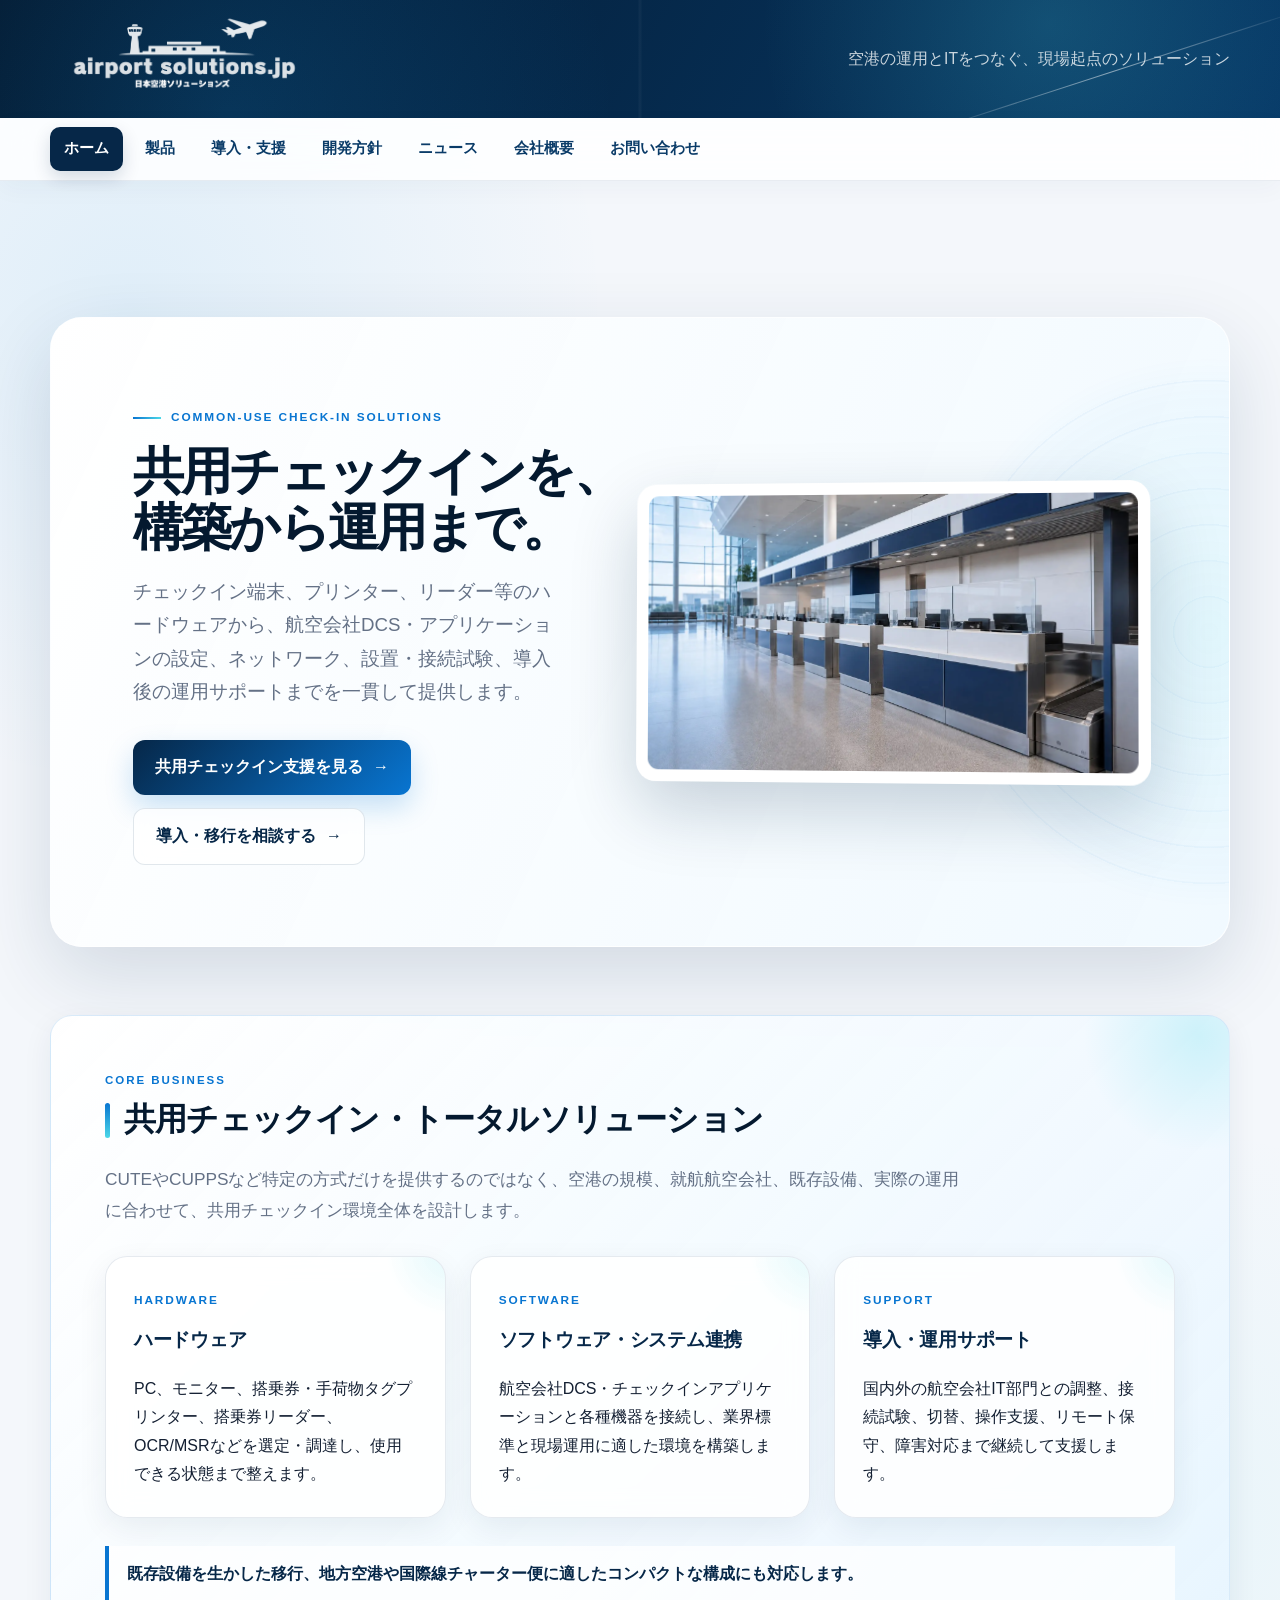
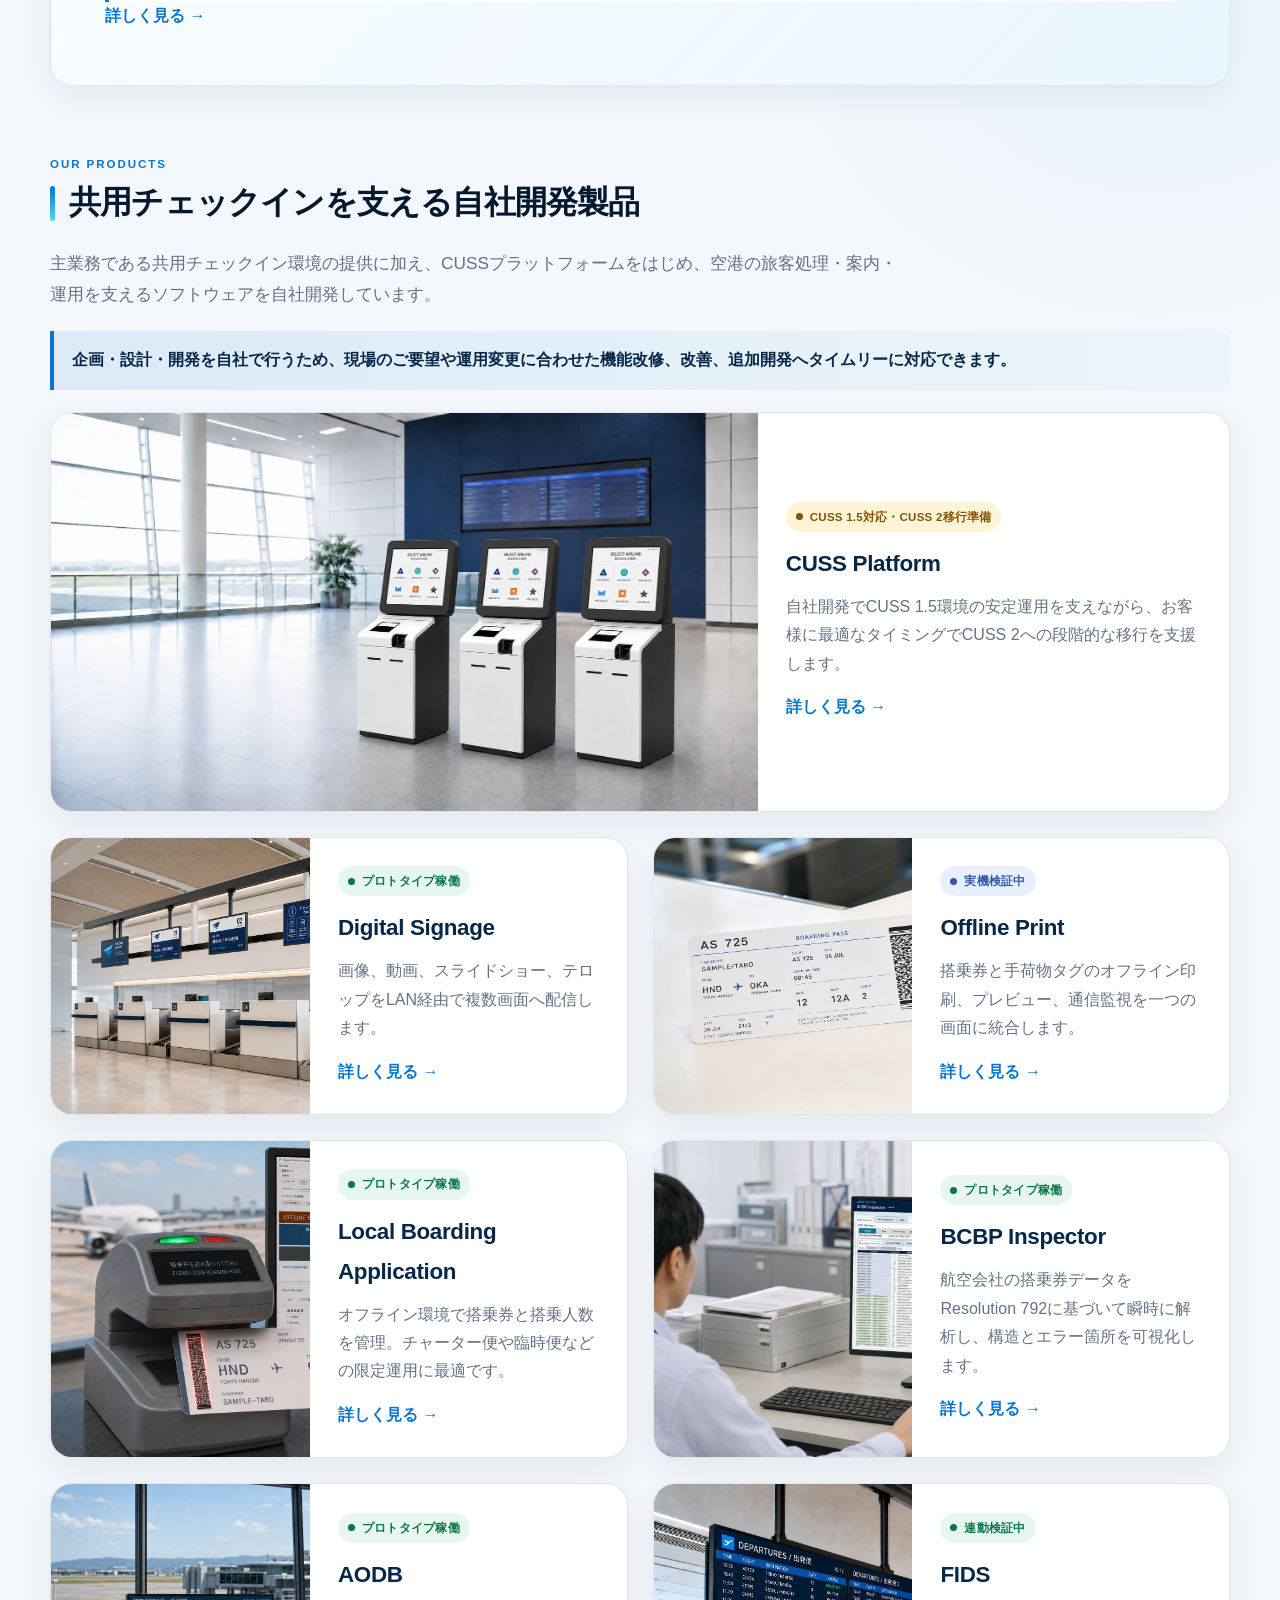
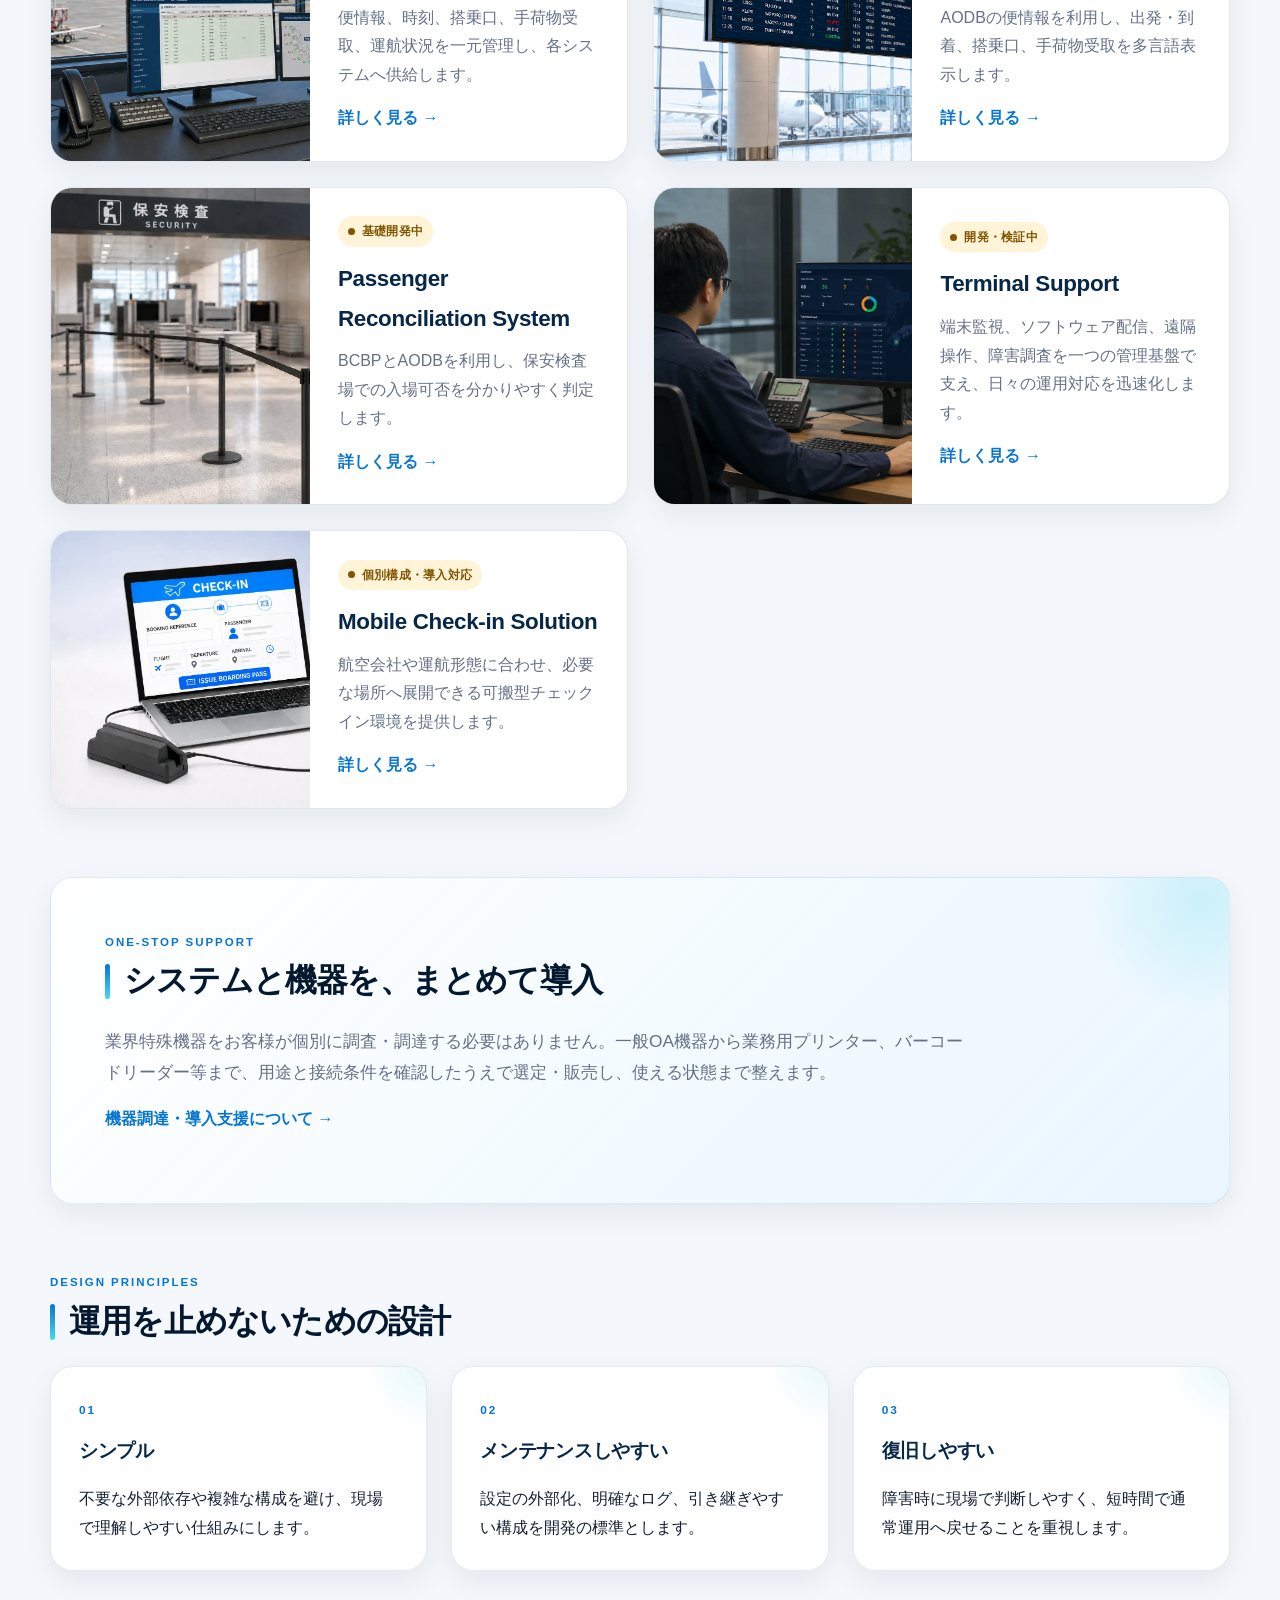
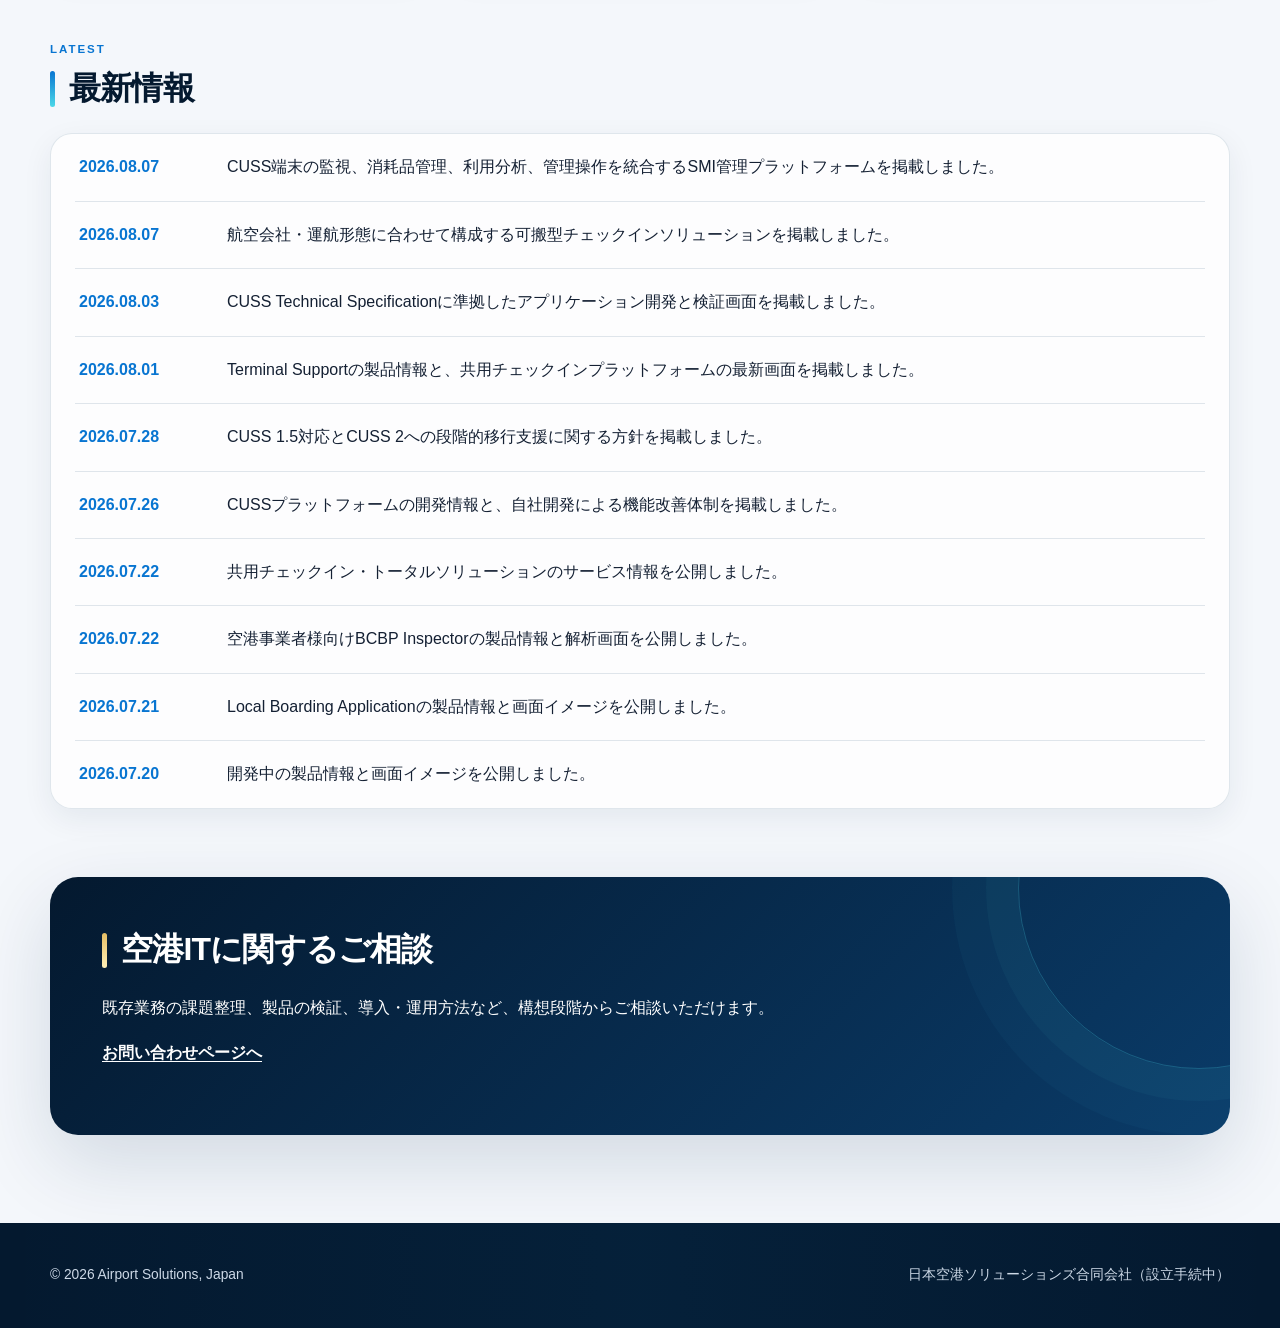
<file: index.html>
<!DOCTYPE html>
<html lang="ja">
<head>
  <meta charset="UTF-8">
  <meta name="viewport" content="width=device-width, initial-scale=1">
  <meta name="description" content="Airport Solutions, Japanは、空港の共用チェックイン環境に必要なハードウェア、ソフトウェア、航空会社調整、導入後の運用サポートまでをワンストップで提供します。">
  <title>Airport Solutions, Japan | 共用チェックインを構築から運用まで</title>
  <link rel="stylesheet" href="style.css">
  <link rel="icon" href="assets/icons/favicon.ico" sizes="any">
  <link rel="icon" type="image/png" sizes="48x48" href="assets/icons/favicon-48.png">
  <link rel="apple-touch-icon" sizes="180x180" href="assets/icons/apple-touch-icon.png">
  <link rel="manifest" href="site.webmanifest">
  <meta name="theme-color" content="#062748">
  <meta name="apple-mobile-web-app-title" content="Airport Solutions">
</head>
<body>
<header class="site-header compact-header">
  <div class="header-inner header-bar">
    <a class="brand brand-logo" href="index.html"><img src="assets/images/logo.png" alt="Airport Solutions.jp 日本空港ソリューションズ"></a>
    <p class="header-tagline">空港の運用とITをつなぐ、現場起点のソリューション</p>
  </div>
</header>
<nav class="site-nav" aria-label="メインナビゲーション"><div class="nav-inner">
  <a href="index.html" aria-current="page">ホーム</a><a href="products.html">製品</a><a href="services.html">導入・支援</a><a href="cases.html">開発方針</a><a href="news.html">ニュース</a><a href="company.html">会社概要</a><a href="contact.html">お問い合わせ</a>
</div></nav>
<main>
  <section class="hero product-hero">
    <div class="hero-copy">
      <span class="eyebrow">Common-use Check-in Solutions</span>
      <h1><span>共用チェックインを、</span><span>構築から運用まで。</span></h1>
      <p>チェックイン端末、プリンター、リーダー等のハードウェアから、航空会社DCS・アプリケーションの設定、ネットワーク、設置・接続試験、導入後の運用サポートまでを一貫して提供します。</p>
      <div class="button-row"><a class="button" href="services.html">共用チェックイン支援を見る</a><a class="button secondary" href="contact.html">導入・移行を相談する</a></div>
    </div>
    <div class="hero-screen"><img src="assets/images/common-use-checkin-hero.webp" alt="共用チェックインカウンターと係員側に配置された端末・周辺機器"></div>
  </section>

  <section class="core-solution equipment-section">
    <span class="section-label">Core Business</span><h2>共用チェックイン・トータルソリューション</h2>
    <p class="lead">CUTEやCUPPSなど特定の方式だけを提供するのではなく、空港の規模、就航航空会社、既存設備、実際の運用に合わせて、共用チェックイン環境全体を設計します。</p>
    <div class="grid grid-3"><article class="card"><span class="kicker">Hardware</span><h3>ハードウェア</h3><p>PC、モニター、搭乗券・手荷物タグプリンター、搭乗券リーダー、OCR/MSRなどを選定・調達し、使用できる状態まで整えます。</p></article><article class="card"><span class="kicker">Software</span><h3>ソフトウェア・システム連携</h3><p>航空会社DCS・チェックインアプリケーションと各種機器を接続し、業界標準と現場運用に適した環境を構築します。</p></article><article class="card"><span class="kicker">Support</span><h3>導入・運用サポート</h3><p>国内外の航空会社IT部門との調整、接続試験、切替、操作支援、リモート保守、障害対応まで継続して支援します。</p></article></div>
    <p class="service-note">既存設備を生かした移行、地方空港や国際線チャーター便に適したコンパクトな構成にも対応します。</p>
    <a class="text-link" href="products.html#common-use-checkin">詳しく見る</a>
  </section>

  <section class="intro-section">
    <span class="section-label">Our Products</span>
    <h2>共用チェックインを支える自社開発製品</h2>
    <p class="lead">主業務である共用チェックイン環境の提供に加え、CUSSプラットフォームをはじめ、空港の旅客処理・案内・運用を支えるソフトウェアを自社開発しています。</p>
    <p class="product-emphasis">企画・設計・開発を自社で行うため、現場のご要望や運用変更に合わせた機能改修、改善、追加開発へタイムリーに対応できます。</p>
    <div class="product-grid">
      <article class="product-card featured"><div class="product-image cuss-image"><img src="assets/images/cuss-platform-kiosk-black-square-screen-sample.webp" alt="Airport Solutions CUSS Platform 共用セルフサービス端末イメージ"></div><div class="product-body"><span class="status development">CUSS 1.5対応・CUSS 2移行準備</span><h3>CUSS Platform</h3><p>自社開発でCUSS 1.5環境の安定運用を支えながら、お客様に最適なタイミングでCUSS 2への段階的な移行を支援します。</p><a class="text-link" href="products.html#cuss">詳しく見る</a></div></article>
      <article class="product-card"><div class="product-image"><img src="assets/images/signage-overhead-checkin-counter-perspective-sample.webp" alt="空港チェックインカウンターのオーバーヘッドサイネージ導入イメージ"></div><div class="product-body"><span class="status prototype">プロトタイプ稼働</span><h3>Digital Signage</h3><p>画像、動画、スライドショー、テロップをLAN経由で複数画面へ配信します。</p><a class="text-link" href="products.html#signage">詳しく見る</a></div></article>
      <article class="product-card"><div class="product-image"><img src="assets/images/offline-print-documents-concept.webp" alt="Offline Printで作成する搭乗券と手荷物タグのイメージ"></div><div class="product-body"><span class="status validation">実機検証中</span><h3>Offline Print</h3><p>搭乗券と手荷物タグのオフライン印刷、プレビュー、通信監視を一つの画面に統合します。</p><a class="text-link" href="products.html#offline-print">詳しく見る</a></div></article>
      <article class="product-card"><div class="product-image"><img src="assets/images/local-boarding-bgr135-larger-ticket-natural-grip.webp" alt="BGRで搭乗券を読み取りLocal Boarding Applicationで搭乗状況を管理するイメージ"></div><div class="product-body"><span class="status prototype">プロトタイプ稼働</span><h3>Local Boarding Application</h3><p>オフライン環境で搭乗券と搭乗人数を管理。チャーター便や臨時便などの限定運用に最適です。</p><a class="text-link" href="products.html#local-boarding">詳しく見る</a></div></article>
      <article class="product-card"><div class="product-image"><img src="assets/images/bcbp-inspector-office-analysis.webp" alt="事務所でBCBP Inspectorを使用して搭乗券データを解析する空港事業者スタッフ"></div><div class="product-body"><span class="status prototype">プロトタイプ稼働</span><h3>BCBP Inspector</h3><p>航空会社の搭乗券データをResolution 792に基づいて瞬時に解析し、構造とエラー箇所を可視化します。</p><a class="text-link" href="products.html#bcbp-inspector">詳しく見る</a></div></article>
      <article class="product-card"><div class="product-image"><img src="assets/images/aodb-airport-operations-hub-concept.webp" alt="AODBからFIDS、端末監視、PRSへ便情報を供給する空港運航管理イメージ"></div><div class="product-body"><span class="status prototype">プロトタイプ稼働</span><h3>AODB</h3><p>便情報、時刻、搭乗口、手荷物受取、運航状況を一元管理し、各システムへ供給します。</p><a class="text-link" href="products.html#aodb">詳しく見る</a></div></article>
      <article class="product-card"><div class="product-image"><img src="assets/images/fids-departures-two-panel-gate-pbb-final.webp" alt="出発便一覧を2面へ連続表示する天井吊り下げ型FIDSの導入イメージ"></div><div class="product-body"><span class="status prototype">連動検証中</span><h3>FIDS</h3><p>AODBの便情報を利用し、出発・到着、搭乗口、手荷物受取を多言語表示します。</p><a class="text-link" href="products.html#fids">詳しく見る</a></div></article>
      <article class="product-card"><div class="product-image"><img src="assets/images/prs-access-bgr-side-by-side-concept.webp" alt="地方空港の保安検査場に設置したAccess BGRとPRS係員端末のイメージ"></div><div class="product-body"><span class="status development">基礎開発中</span><h3>Passenger Reconciliation System</h3><p>BCBPとAODBを利用し、保安検査場での入場可否を分かりやすく判定します。</p><a class="text-link" href="products.html#prs">詳しく見る</a></div></article>
      <article class="product-card"><div class="product-image"><img src="assets/images/terminal-support-remote-operations-concept.webp" alt="空港外のサポートオフィスから複数拠点の端末を監視し更新配信と遠隔支援を行うTerminal Supportの運用イメージ"></div><div class="product-body"><span class="status development">開発・検証中</span><h3>Terminal Support</h3><p>端末監視、ソフトウェア配信、遠隔操作、障害調査を一つの管理基盤で支え、日々の運用対応を迅速化します。</p><a class="text-link" href="products.html#terminal-support">詳しく見る</a></div></article>
      <article class="product-card"><div class="product-image"><img src="assets/images/mobile-checkin-solution.webp" alt="ノートPC、旅客情報読取機器、ATB・BTPプリンターを組み合わせた可搬型チェックイン環境"></div><div class="product-body"><span class="status development">個別構成・導入対応</span><h3>Mobile Check-in Solution</h3><p>航空会社や運航形態に合わせ、必要な場所へ展開できる可搬型チェックイン環境を提供します。</p><a class="text-link" href="products.html#mobile-checkin">詳しく見る</a></div></article>
    </div>
  </section>

  <section class="equipment-highlight"><span class="section-label">One-stop Support</span><h2>システムと機器を、まとめて導入</h2><p class="lead">業界特殊機器をお客様が個別に調査・調達する必要はありません。一般OA機器から業務用プリンター、バーコードリーダー等まで、用途と接続条件を確認したうえで選定・販売し、使える状態まで整えます。</p><p><a class="text-link" href="services.html">機器調達・導入支援について</a></p></section>

  <section class="principles">
    <span class="section-label">Design Principles</span><h2>運用を止めないための設計</h2>
    <div class="grid grid-3">
      <article class="card"><span class="kicker">01</span><h3>シンプル</h3><p>不要な外部依存や複雑な構成を避け、現場で理解しやすい仕組みにします。</p></article>
      <article class="card"><span class="kicker">02</span><h3>メンテナンスしやすい</h3><p>設定の外部化、明確なログ、引き継ぎやすい構成を開発の標準とします。</p></article>
      <article class="card"><span class="kicker">03</span><h3>復旧しやすい</h3><p>障害時に現場で判断しやすく、短時間で通常運用へ戻せることを重視します。</p></article>
    </div>
  </section>

  <section><span class="section-label">Latest</span><h2>最新情報</h2><ul class="news-list"><li><time datetime="2026-08-07">2026.08.07</time><span>CUSS端末の監視、消耗品管理、利用分析、管理操作を統合するSMI管理プラットフォームを掲載しました。</span></li><li><time datetime="2026-08-07">2026.08.07</time><span>航空会社・運航形態に合わせて構成する可搬型チェックインソリューションを掲載しました。</span></li><li><time datetime="2026-08-03">2026.08.03</time><span>CUSS Technical Specificationに準拠したアプリケーション開発と検証画面を掲載しました。</span></li><li><time datetime="2026-08-01">2026.08.01</time><span>Terminal Supportの製品情報と、共用チェックインプラットフォームの最新画面を掲載しました。</span></li><li><time datetime="2026-07-28">2026.07.28</time><span>CUSS 1.5対応とCUSS 2への段階的移行支援に関する方針を掲載しました。</span></li><li><time datetime="2026-07-26">2026.07.26</time><span>CUSSプラットフォームの開発情報と、自社開発による機能改善体制を掲載しました。</span></li><li><time datetime="2026-07-22">2026.07.22</time><span>共用チェックイン・トータルソリューションのサービス情報を公開しました。</span></li><li><time datetime="2026-07-22">2026.07.22</time><span>空港事業者様向けBCBP Inspectorの製品情報と解析画面を公開しました。</span></li><li><time datetime="2026-07-21">2026.07.21</time><span>Local Boarding Applicationの製品情報と画面イメージを公開しました。</span></li><li><time datetime="2026-07-20">2026.07.20</time><span>開発中の製品情報と画面イメージを公開しました。</span></li></ul></section>
  <section class="contact-panel"><h2>空港ITに関するご相談</h2><p>既存業務の課題整理、製品の検証、導入・運用方法など、構想段階からご相談いただけます。</p><p><a href="contact.html">お問い合わせページへ</a></p></section>
</main>
<footer class="site-footer"><div class="footer-inner"><p>© 2026 Airport Solutions, Japan</p><p>日本空港ソリューションズ合同会社（設立手続中）</p></div></footer>
<script src="site.js"></script>
<!-- Cloudflare Web Analytics --><script type="module" src="https://static.cloudflareinsights.com/beacon.min.js" data-cf-beacon='{"token":"ed81a4aa0dbc4ec197182cb6bd01c8a3"}'></script><!-- End Cloudflare Web Analytics -->
</body>
</html>
</file>
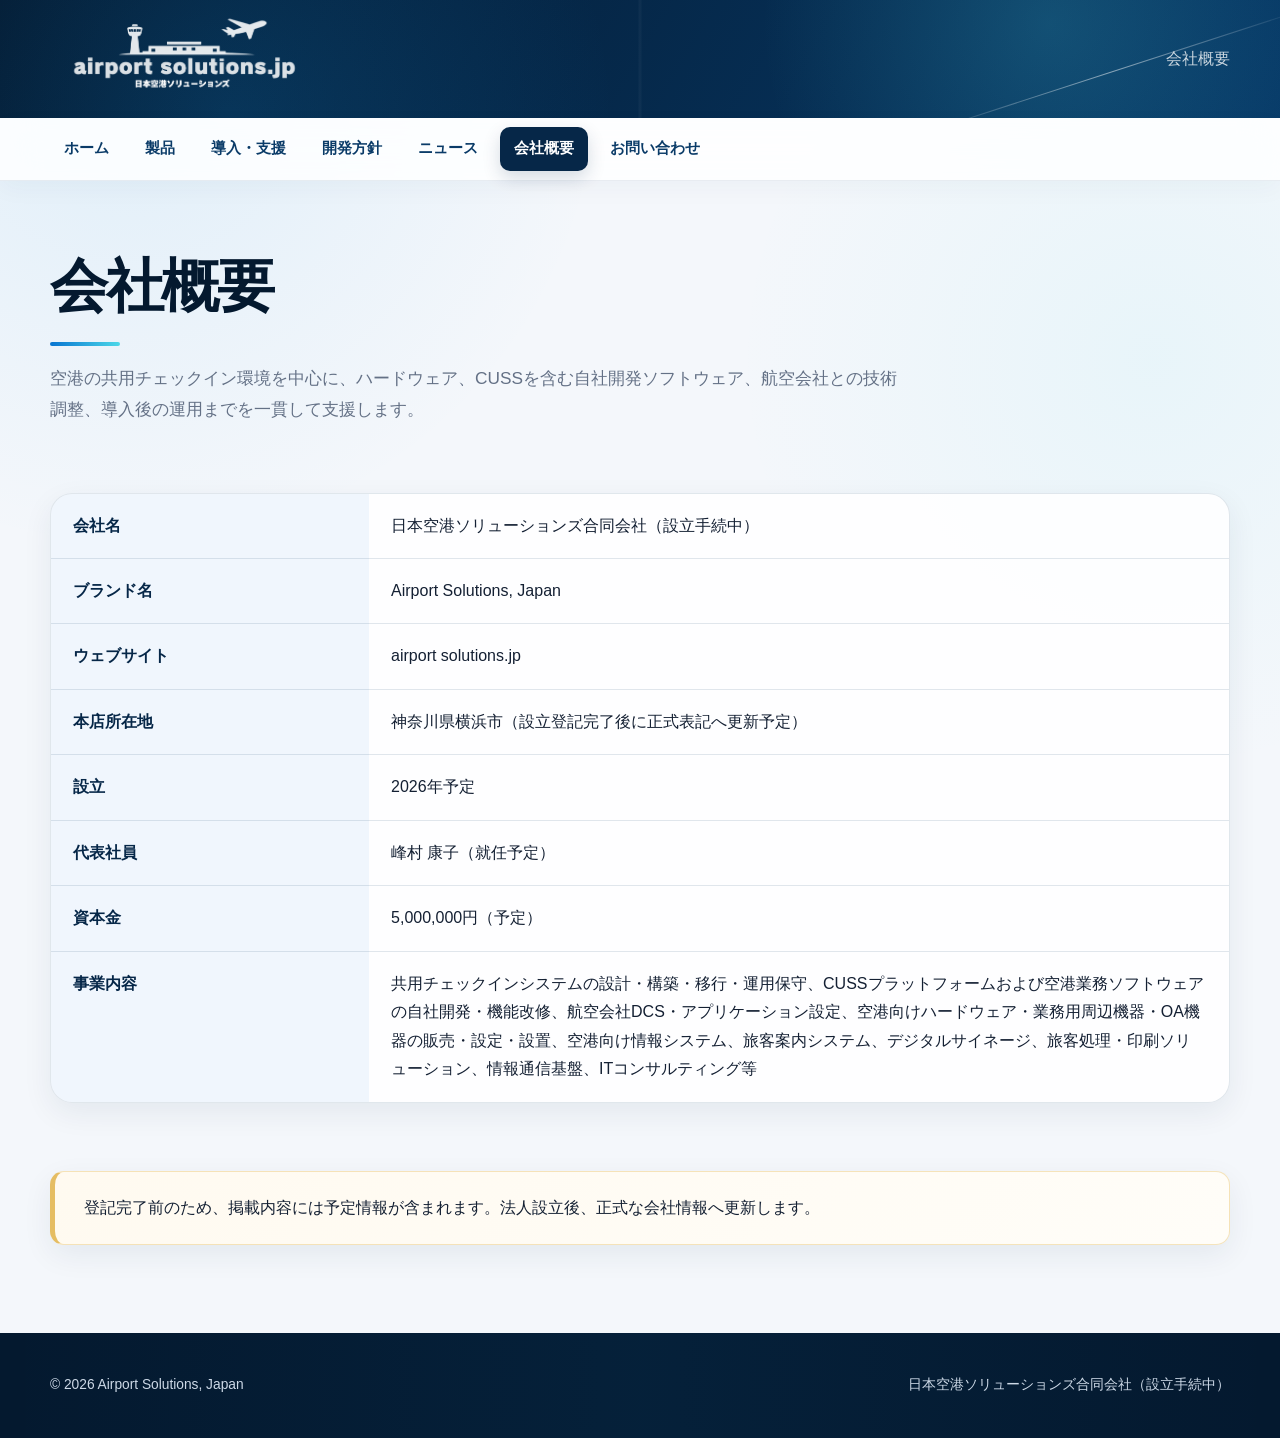
<file: about.html>
<!DOCTYPE html><html lang="ja"><head><meta charset="UTF-8"><meta name="viewport" content="width=device-width, initial-scale=1"><meta name="robots" content="noindex"><meta http-equiv="refresh" content="0; url=company.html"><link rel="canonical" href="company.html"><title>会社概要 | Airport Solutions, Japan</title></head><body><p><a href="company.html">会社概要ページへ移動します。</a></p><!-- Cloudflare Web Analytics --><script type="module" src="https://static.cloudflareinsights.com/beacon.min.js" data-cf-beacon='{"token":"ed81a4aa0dbc4ec197182cb6bd01c8a3"}'></script><!-- End Cloudflare Web Analytics --></body></html>
</file>
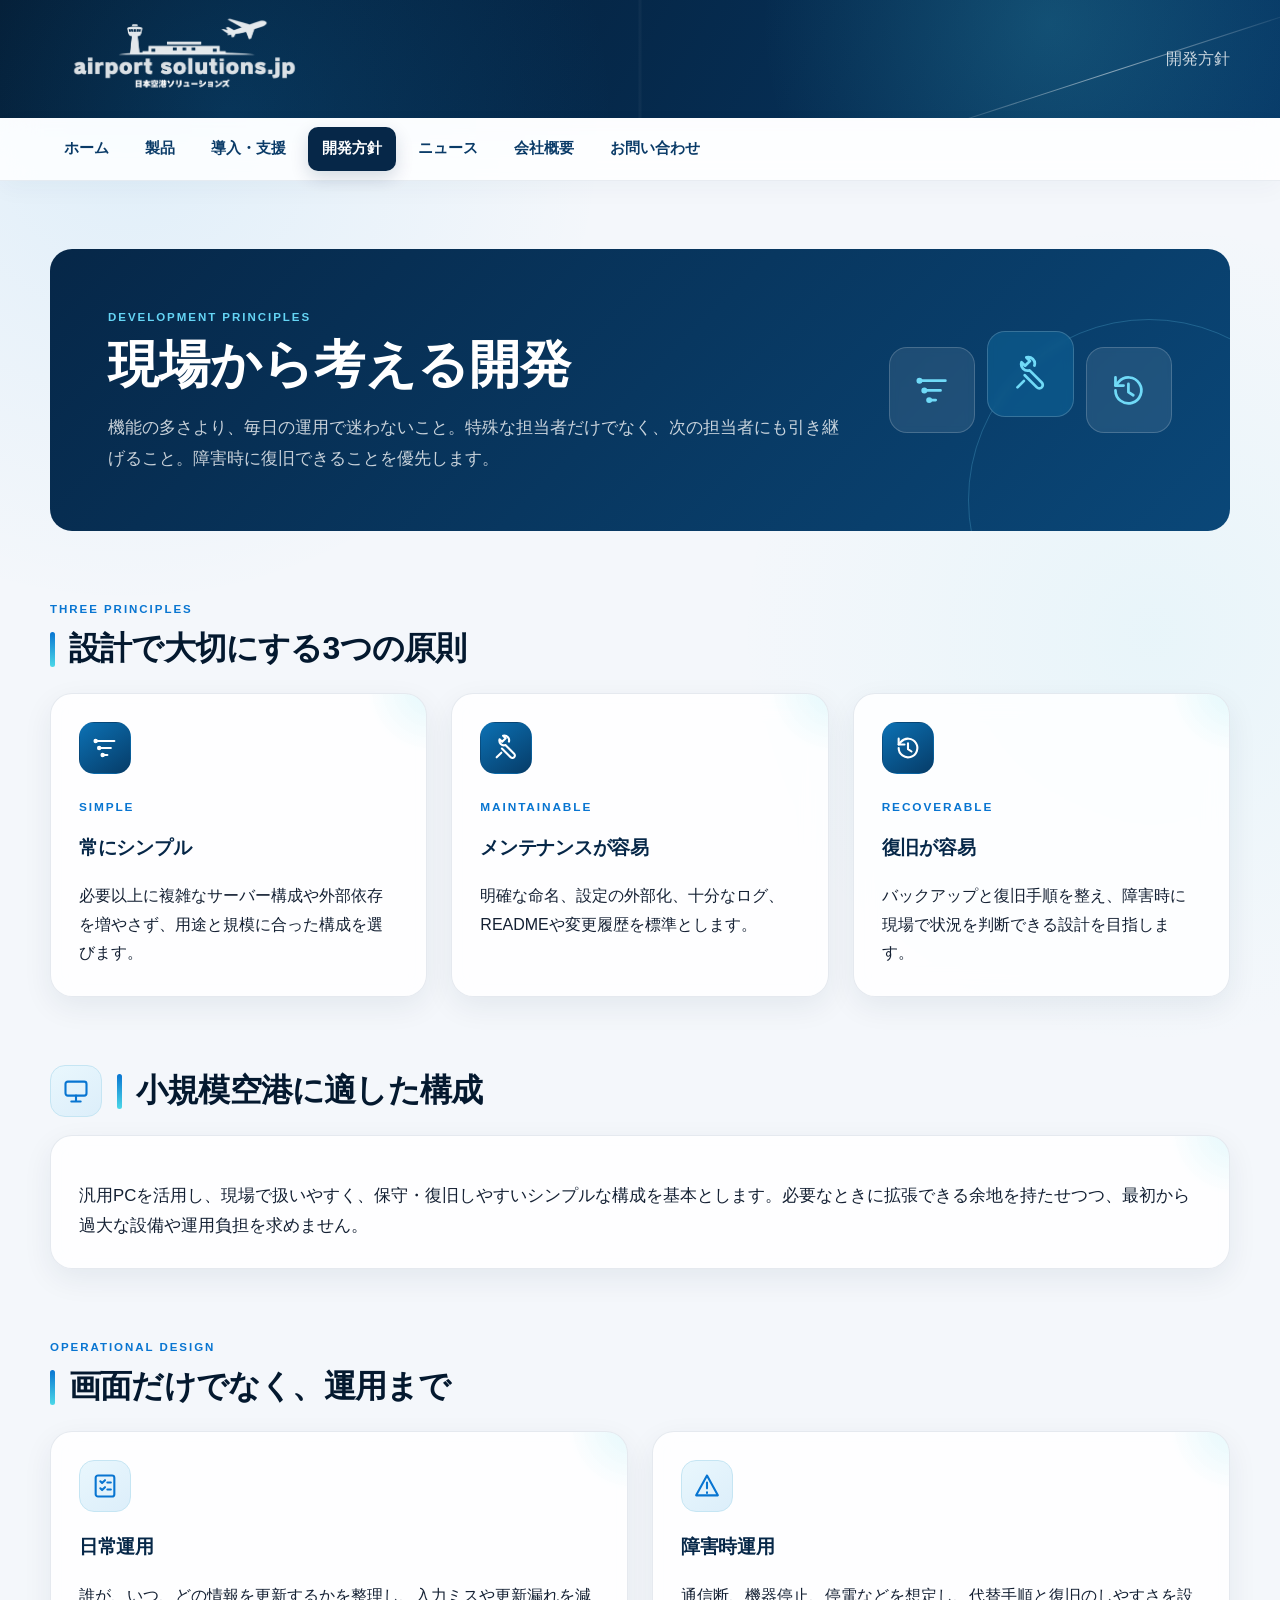
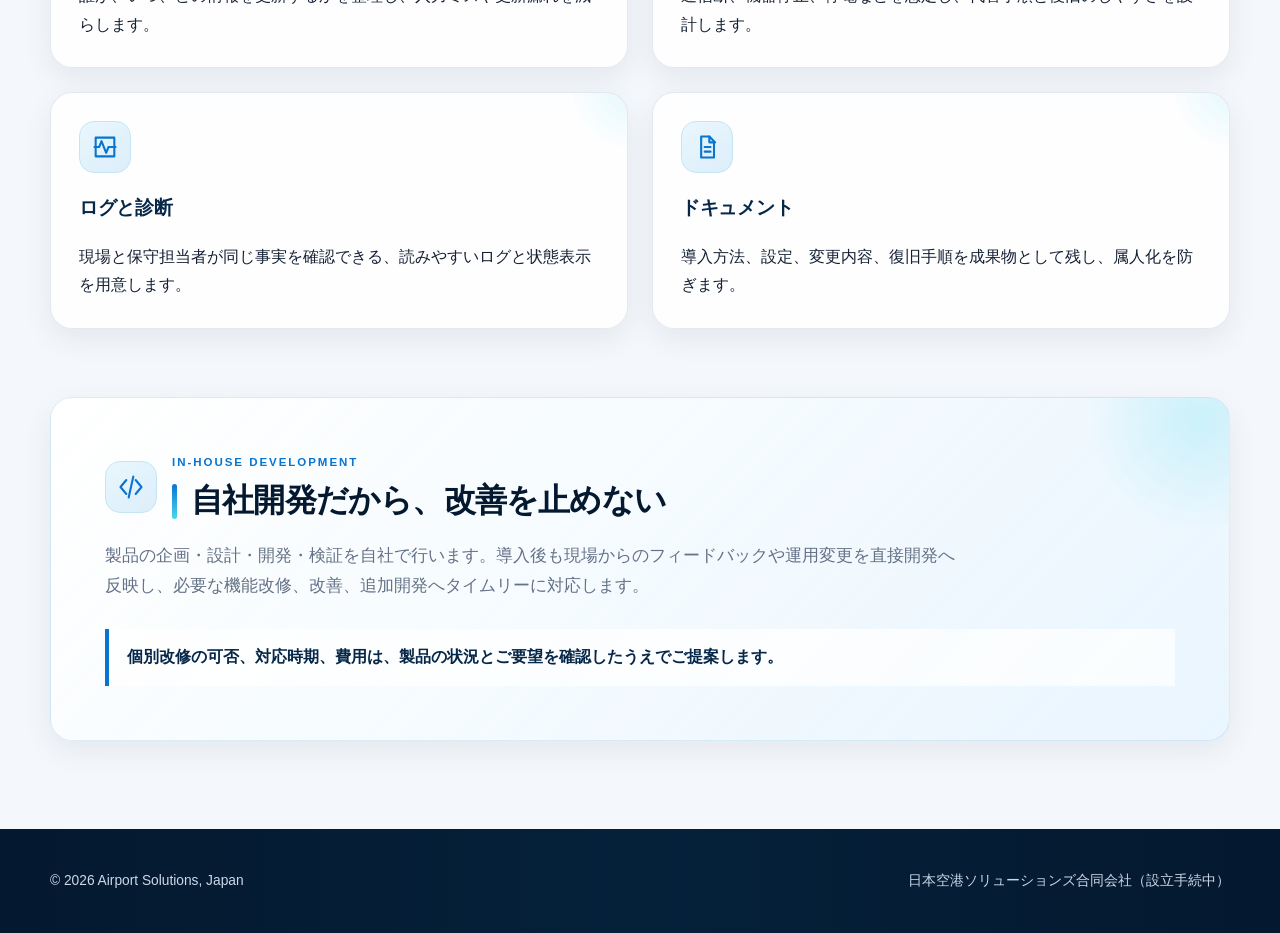
<file: cases.html>
<!DOCTYPE html><html lang="ja"><head><meta charset="UTF-8"><meta name="viewport" content="width=device-width, initial-scale=1"><meta name="description" content="Airport Solutions, Japanの開発方針。シンプル、保守容易、復旧容易を重視します。"><title>開発方針 | Airport Solutions, Japan</title><link rel="stylesheet" href="style.css"><link rel="icon" href="assets/icons/favicon.ico" sizes="any"><link rel="icon" type="image/png" sizes="48x48" href="assets/icons/favicon-48.png"><link rel="apple-touch-icon" sizes="180x180" href="assets/icons/apple-touch-icon.png"><link rel="manifest" href="site.webmanifest"><meta name="theme-color" content="#062748"><meta name="apple-mobile-web-app-title" content="Airport Solutions"></head><body>
<header class="site-header compact-header"><div class="header-inner header-bar"><a class="brand brand-logo" href="index.html"><img src="assets/images/logo.png" alt="Airport Solutions.jp 日本空港ソリューションズ"></a><p class="header-tagline">開発方針</p></div></header>
<nav class="site-nav"><div class="nav-inner"><a href="index.html">ホーム</a><a href="products.html">製品</a><a href="services.html">導入・支援</a><a href="cases.html" aria-current="page">開発方針</a><a href="news.html">ニュース</a><a href="company.html">会社概要</a><a href="contact.html">お問い合わせ</a></div></nav>
<main><div class="content-hero"><div><span class="section-label">Development Principles</span><h1>現場から考える開発</h1><p class="lead">機能の多さより、毎日の運用で迷わないこと。特殊な担当者だけでなく、次の担当者にも引き継げること。障害時に復旧できることを優先します。</p></div><div class="hero-icon-set" aria-hidden="true"><span><svg><use href="assets/icons/service-icons.svg#simple"/></svg></span><span><svg><use href="assets/icons/service-icons.svg#maintain"/></svg></span><span><svg><use href="assets/icons/service-icons.svg#recover"/></svg></span></div></div>
<section><span class="section-label">Three Principles</span><h2>設計で大切にする3つの原則</h2><div class="grid grid-3"><article class="card icon-card principle-card"><span class="card-icon" aria-hidden="true"><svg><use href="assets/icons/service-icons.svg#simple"/></svg></span><span class="kicker">Simple</span><h3>常にシンプル</h3><p>必要以上に複雑なサーバー構成や外部依存を増やさず、用途と規模に合った構成を選びます。</p></article><article class="card icon-card principle-card"><span class="card-icon" aria-hidden="true"><svg><use href="assets/icons/service-icons.svg#maintain"/></svg></span><span class="kicker">Maintainable</span><h3>メンテナンスが容易</h3><p>明確な命名、設定の外部化、十分なログ、READMEや変更履歴を標準とします。</p></article><article class="card icon-card principle-card"><span class="card-icon" aria-hidden="true"><svg><use href="assets/icons/service-icons.svg#recover"/></svg></span><span class="kicker">Recoverable</span><h3>復旧が容易</h3><p>バックアップと復旧手順を整え、障害時に現場で状況を判断できる設計を目指します。</p></article></div></section>
<section><div class="section-heading-row"><span class="card-icon" aria-hidden="true"><svg><use href="assets/icons/service-icons.svg#monitor"/></svg></span><h2>小規模空港に適した構成</h2></div><div class="card wide-card"><p>汎用PCを活用し、現場で扱いやすく、保守・復旧しやすいシンプルな構成を基本とします。必要なときに拡張できる余地を持たせつつ、最初から過大な設備や運用負担を求めません。</p></div></section>
<section><span class="section-label">Operational Design</span><h2>画面だけでなく、運用まで</h2><div class="grid grid-2"><article class="card icon-card"><span class="card-icon" aria-hidden="true"><svg><use href="assets/icons/service-icons.svg#operations"/></svg></span><h3>日常運用</h3><p>誰が、いつ、どの情報を更新するかを整理し、入力ミスや更新漏れを減らします。</p></article><article class="card icon-card"><span class="card-icon" aria-hidden="true"><svg><use href="assets/icons/service-icons.svg#alert"/></svg></span><h3>障害時運用</h3><p>通信断、機器停止、停電などを想定し、代替手順と復旧のしやすさを設計します。</p></article><article class="card icon-card"><span class="card-icon" aria-hidden="true"><svg><use href="assets/icons/service-icons.svg#logs"/></svg></span><h3>ログと診断</h3><p>現場と保守担当者が同じ事実を確認できる、読みやすいログと状態表示を用意します。</p></article><article class="card icon-card"><span class="card-icon" aria-hidden="true"><svg><use href="assets/icons/service-icons.svg#docs"/></svg></span><h3>ドキュメント</h3><p>導入方法、設定、変更内容、復旧手順を成果物として残し、属人化を防ぎます。</p></article></div></section>
<section class="equipment-highlight"><div class="section-heading-row"><span class="card-icon" aria-hidden="true"><svg><use href="assets/icons/service-icons.svg#code"/></svg></span><div><span class="section-label">In-house Development</span><h2>自社開発だから、改善を止めない</h2></div></div><p class="lead">製品の企画・設計・開発・検証を自社で行います。導入後も現場からのフィードバックや運用変更を直接開発へ反映し、必要な機能改修、改善、追加開発へタイムリーに対応します。</p><p class="service-note">個別改修の可否、対応時期、費用は、製品の状況とご要望を確認したうえでご提案します。</p></section></main>
<footer class="site-footer"><div class="footer-inner"><p>© 2026 Airport Solutions, Japan</p><p>日本空港ソリューションズ合同会社（設立手続中）</p></div></footer><!-- Cloudflare Web Analytics --><script type="module" src="https://static.cloudflareinsights.com/beacon.min.js" data-cf-beacon='{"token":"ed81a4aa0dbc4ec197182cb6bd01c8a3"}'></script><!-- End Cloudflare Web Analytics --></body></html>
</file>
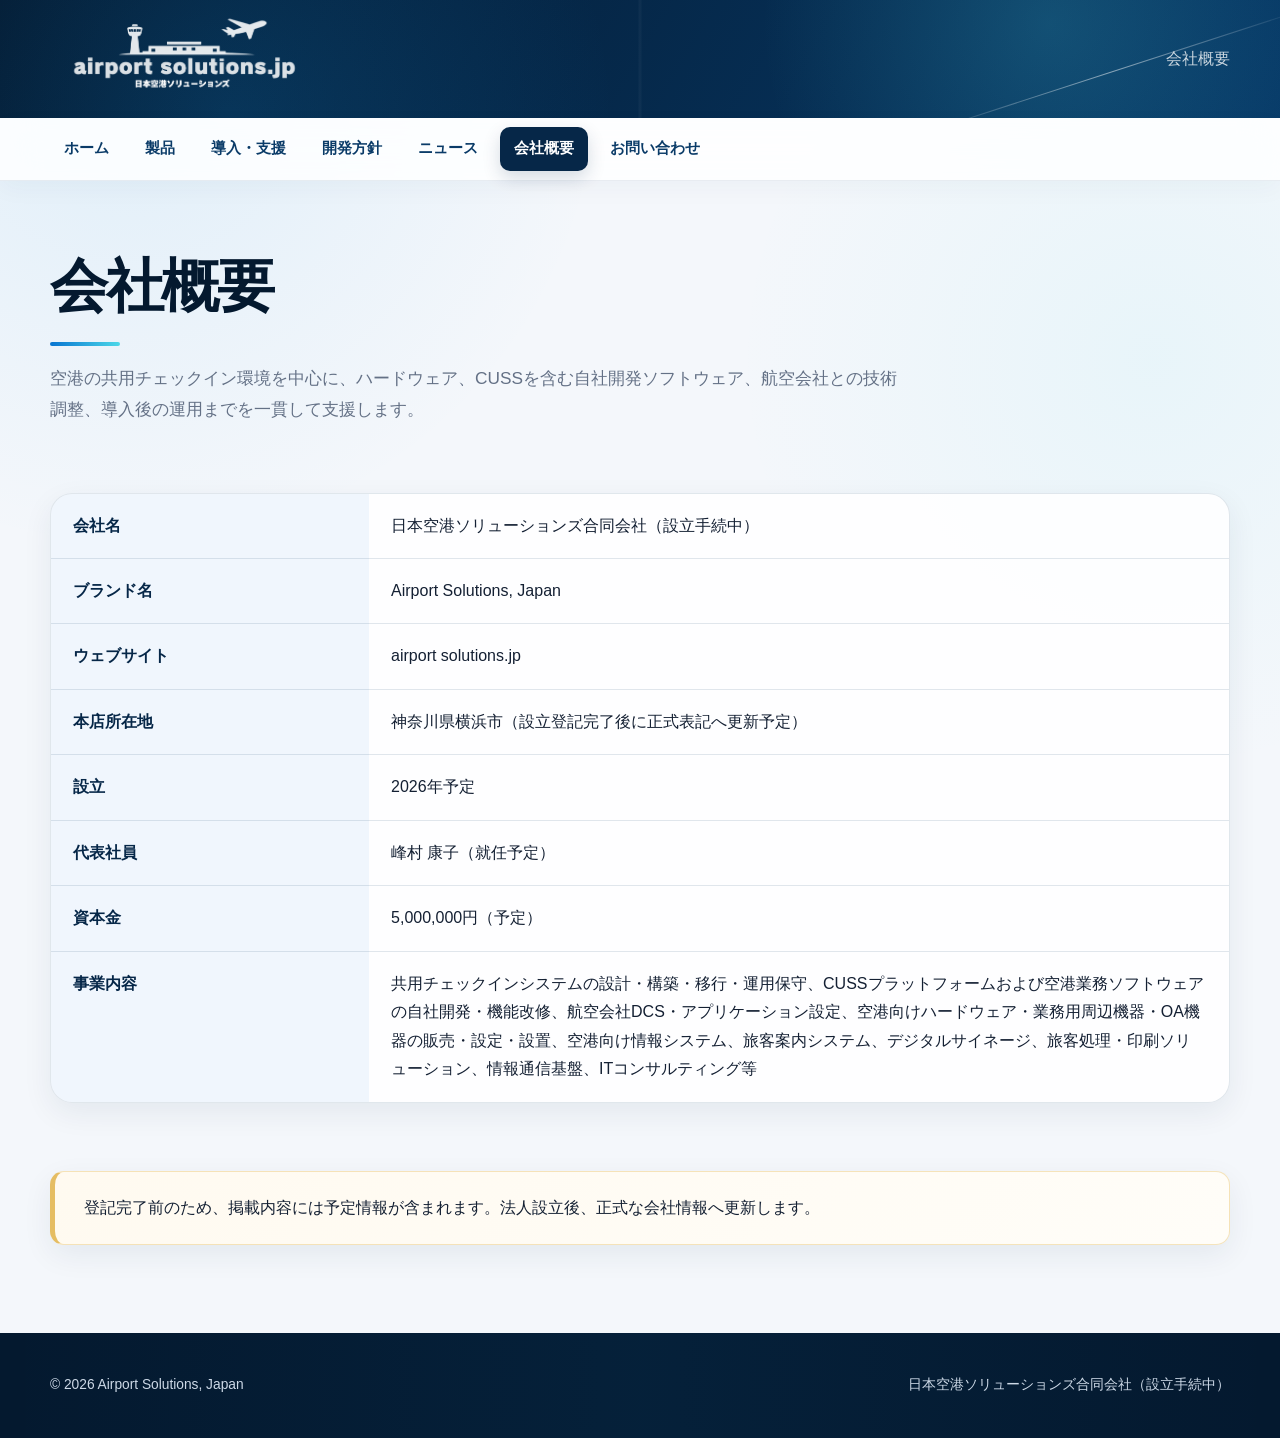
<file: company.html>
<!DOCTYPE html><html lang="ja"><head><meta charset="UTF-8"><meta name="viewport" content="width=device-width, initial-scale=1"><meta name="description" content="日本空港ソリューションズ合同会社（設立手続中）の会社概要。"><title>会社概要 | Airport Solutions, Japan</title><link rel="stylesheet" href="style.css"><link rel="icon" href="assets/icons/favicon.ico" sizes="any"><link rel="icon" type="image/png" sizes="48x48" href="assets/icons/favicon-48.png"><link rel="apple-touch-icon" sizes="180x180" href="assets/icons/apple-touch-icon.png"><link rel="manifest" href="site.webmanifest"><meta name="theme-color" content="#062748"><meta name="apple-mobile-web-app-title" content="Airport Solutions"></head><body>
<header class="site-header compact-header"><div class="header-inner header-bar"><a class="brand brand-logo" href="index.html"><img src="assets/images/logo.png" alt="Airport Solutions.jp 日本空港ソリューションズ"></a><p class="header-tagline">会社概要</p></div></header>
<nav class="site-nav"><div class="nav-inner"><a href="index.html">ホーム</a><a href="products.html">製品</a><a href="services.html">導入・支援</a><a href="cases.html">開発方針</a><a href="news.html">ニュース</a><a href="company.html" aria-current="page">会社概要</a><a href="contact.html">お問い合わせ</a></div></nav>
<main><h1 class="page-title">会社概要</h1><p class="lead">空港の共用チェックイン環境を中心に、ハードウェア、CUSSを含む自社開発ソフトウェア、航空会社との技術調整、導入後の運用までを一貫して支援します。</p>
<section><table class="company-table"><tr><th>会社名</th><td>日本空港ソリューションズ合同会社（設立手続中）</td></tr><tr><th>ブランド名</th><td>Airport Solutions, Japan</td></tr><tr><th>ウェブサイト</th><td>airport solutions.jp</td></tr><tr><th>本店所在地</th><td>神奈川県横浜市（設立登記完了後に正式表記へ更新予定）</td></tr><tr><th>設立</th><td>2026年予定</td></tr><tr><th>代表社員</th><td>峰村 康子（就任予定）</td></tr><tr><th>資本金</th><td>5,000,000円（予定）</td></tr><tr><th>事業内容</th><td>共用チェックインシステムの設計・構築・移行・運用保守、CUSSプラットフォームおよび空港業務ソフトウェアの自社開発・機能改修、航空会社DCS・アプリケーション設定、空港向けハードウェア・業務用周辺機器・OA機器の販売・設定・設置、空港向け情報システム、旅客案内システム、デジタルサイネージ、旅客処理・印刷ソリューション、情報通信基盤、ITコンサルティング等</td></tr></table></section>
<section class="notice">登記完了前のため、掲載内容には予定情報が含まれます。法人設立後、正式な会社情報へ更新します。</section></main>
<footer class="site-footer"><div class="footer-inner"><p>© 2026 Airport Solutions, Japan</p><p>日本空港ソリューションズ合同会社（設立手続中）</p></div></footer><!-- Cloudflare Web Analytics --><script type="module" src="https://static.cloudflareinsights.com/beacon.min.js" data-cf-beacon='{"token":"ed81a4aa0dbc4ec197182cb6bd01c8a3"}'></script><!-- End Cloudflare Web Analytics --></body></html>
</file>
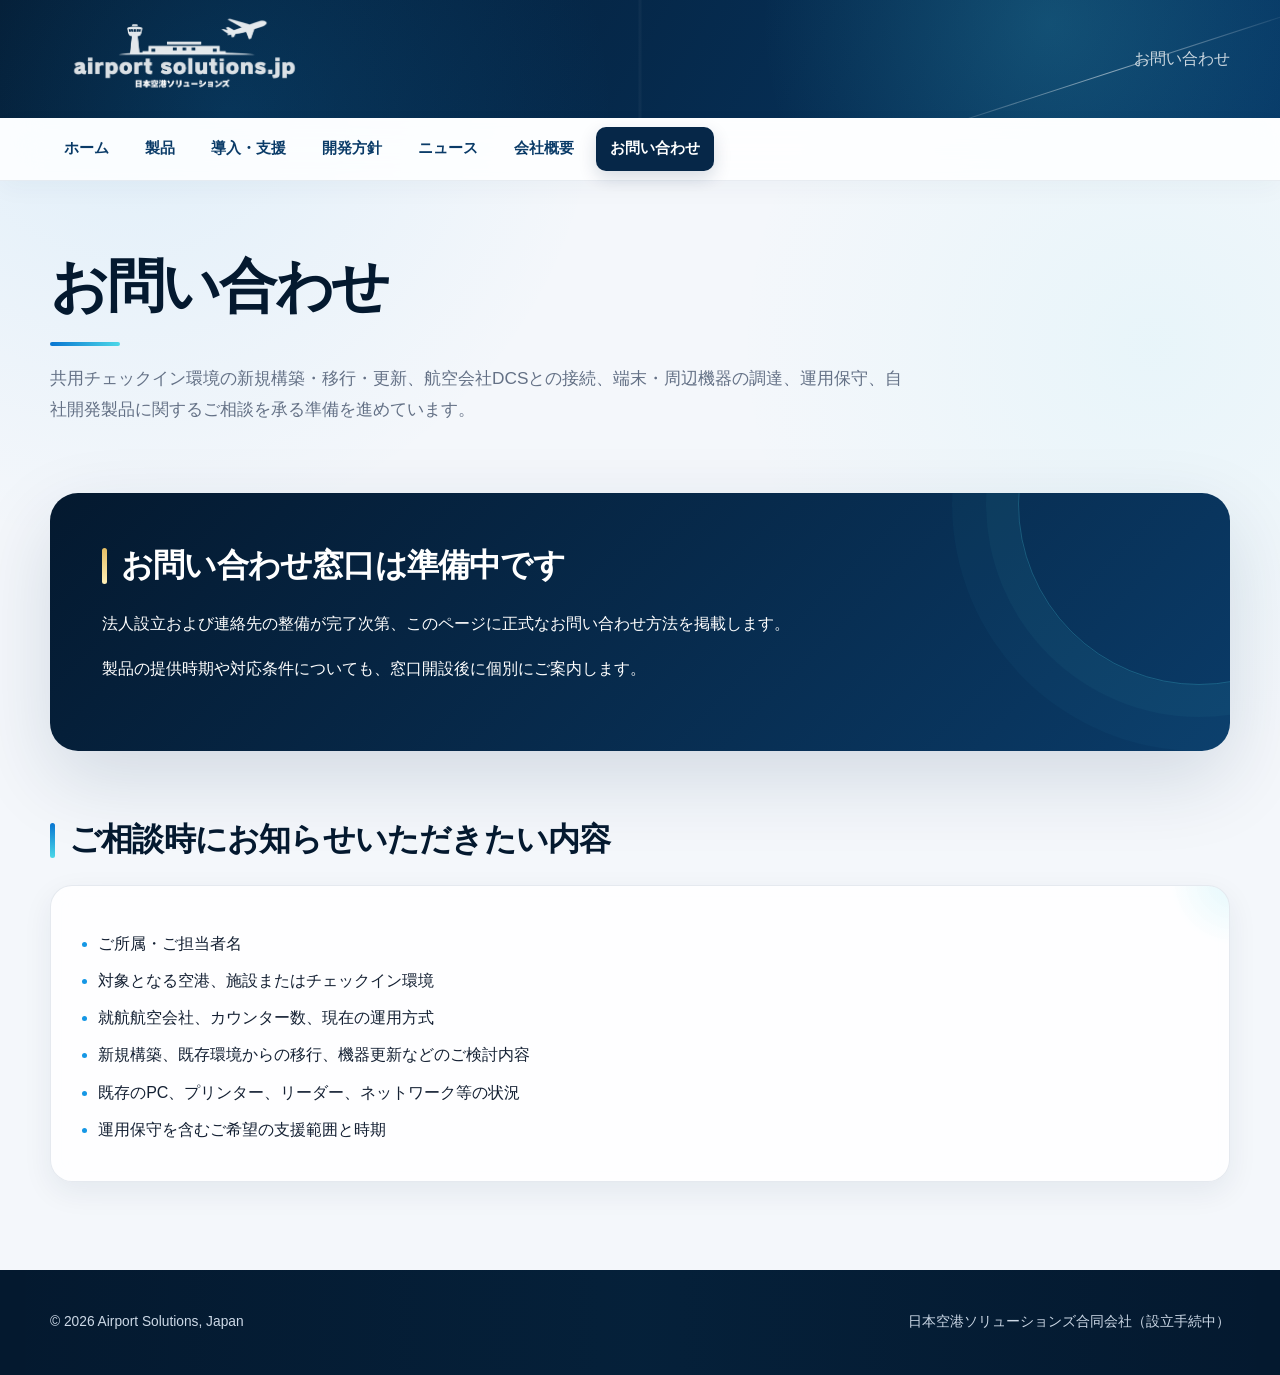
<file: contact.html>
<!DOCTYPE html><html lang="ja"><head><meta charset="UTF-8"><meta name="viewport" content="width=device-width, initial-scale=1"><meta name="description" content="Airport Solutions, Japanへのお問い合わせ案内。"><title>お問い合わせ | Airport Solutions, Japan</title><link rel="stylesheet" href="style.css"><link rel="icon" href="assets/icons/favicon.ico" sizes="any"><link rel="icon" type="image/png" sizes="48x48" href="assets/icons/favicon-48.png"><link rel="apple-touch-icon" sizes="180x180" href="assets/icons/apple-touch-icon.png"><link rel="manifest" href="site.webmanifest"><meta name="theme-color" content="#062748"><meta name="apple-mobile-web-app-title" content="Airport Solutions"></head><body>
<header class="site-header compact-header"><div class="header-inner header-bar"><a class="brand brand-logo" href="index.html"><img src="assets/images/logo.png" alt="Airport Solutions.jp 日本空港ソリューションズ"></a><p class="header-tagline">お問い合わせ</p></div></header>
<nav class="site-nav"><div class="nav-inner"><a href="index.html">ホーム</a><a href="products.html">製品</a><a href="services.html">導入・支援</a><a href="cases.html">開発方針</a><a href="news.html">ニュース</a><a href="company.html">会社概要</a><a href="contact.html" aria-current="page">お問い合わせ</a></div></nav>
<main><h1 class="page-title">お問い合わせ</h1><p class="lead">共用チェックイン環境の新規構築・移行・更新、航空会社DCSとの接続、端末・周辺機器の調達、運用保守、自社開発製品に関するご相談を承る準備を進めています。</p>
<section class="contact-panel"><h2>お問い合わせ窓口は準備中です</h2><p>法人設立および連絡先の整備が完了次第、このページに正式なお問い合わせ方法を掲載します。</p><p>製品の提供時期や対応条件についても、窓口開設後に個別にご案内します。</p></section>
<section><h2>ご相談時にお知らせいただきたい内容</h2><div class="card"><ul><li>ご所属・ご担当者名</li><li>対象となる空港、施設またはチェックイン環境</li><li>就航航空会社、カウンター数、現在の運用方式</li><li>新規構築、既存環境からの移行、機器更新などのご検討内容</li><li>既存のPC、プリンター、リーダー、ネットワーク等の状況</li><li>運用保守を含むご希望の支援範囲と時期</li></ul></div></section></main>
<footer class="site-footer"><div class="footer-inner"><p>© 2026 Airport Solutions, Japan</p><p>日本空港ソリューションズ合同会社（設立手続中）</p></div></footer><!-- Cloudflare Web Analytics --><script type="module" src="https://static.cloudflareinsights.com/beacon.min.js" data-cf-beacon='{"token":"ed81a4aa0dbc4ec197182cb6bd01c8a3"}'></script><!-- End Cloudflare Web Analytics --></body></html>
</file>
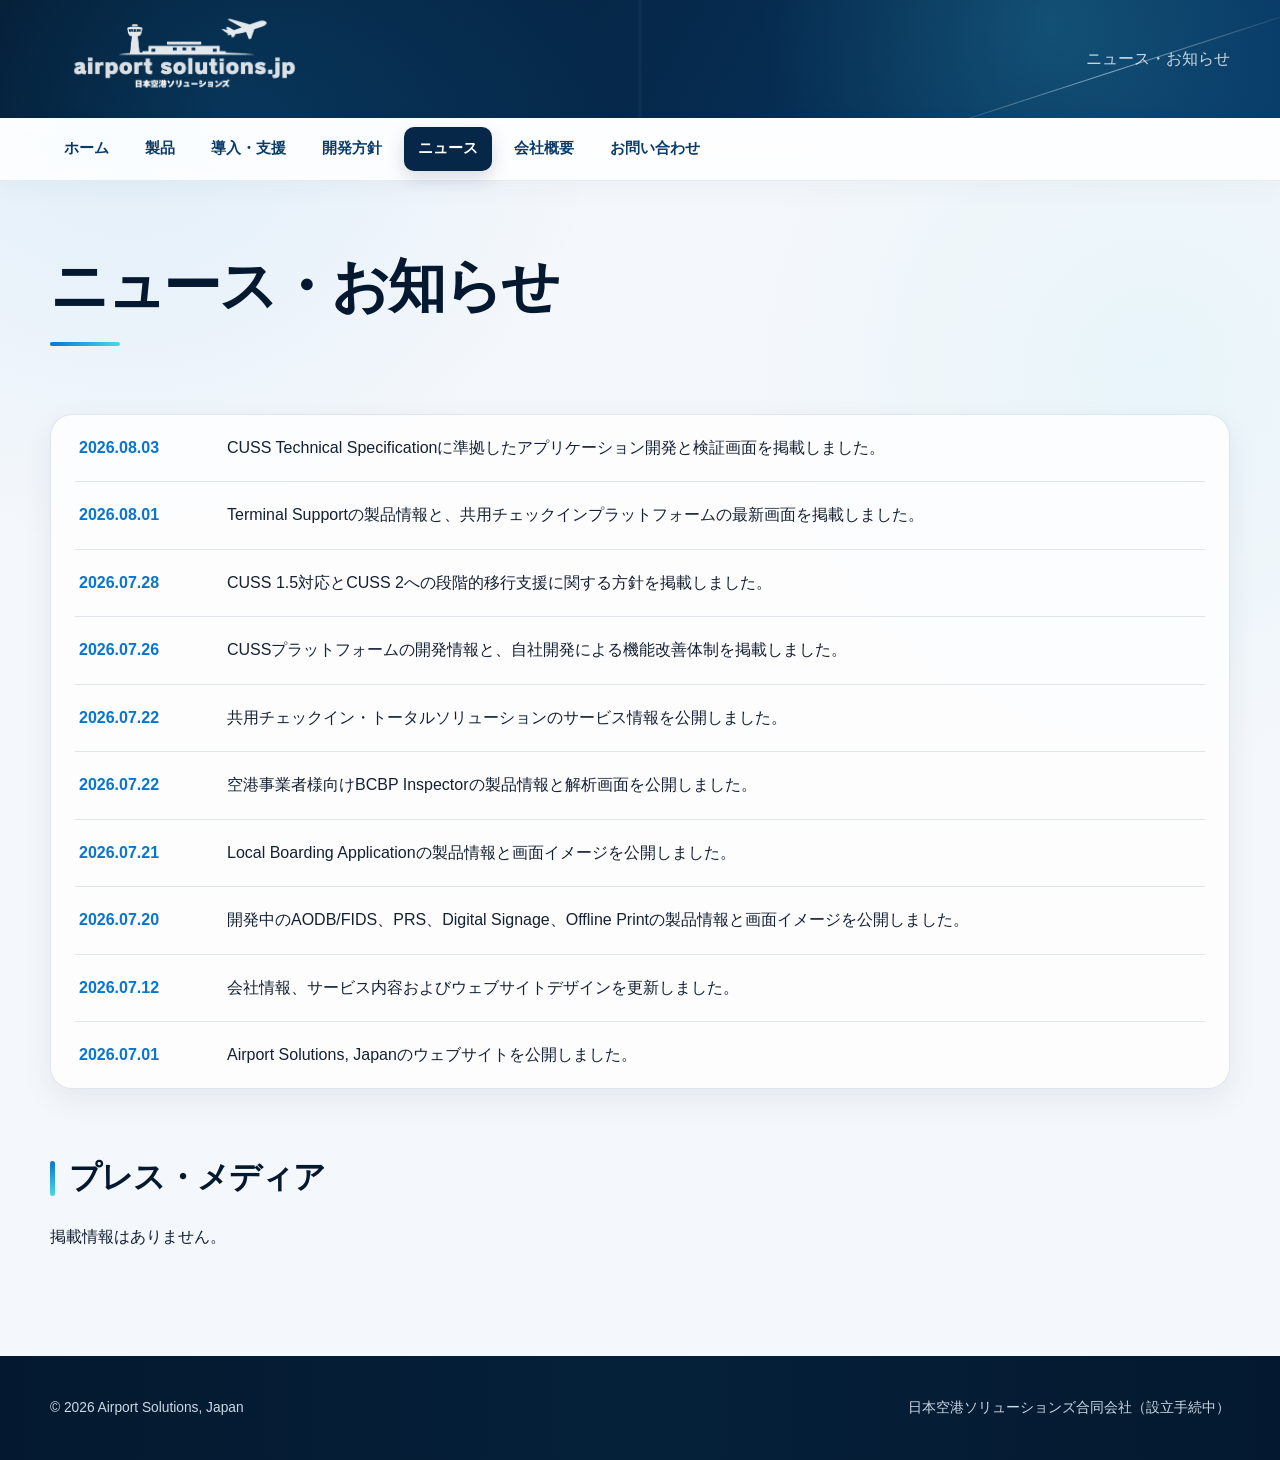
<file: news.html>
<!DOCTYPE html><html lang="ja"><head><meta charset="UTF-8"><meta name="viewport" content="width=device-width, initial-scale=1"><meta name="description" content="Airport Solutions, Japanからのお知らせ。"><title>ニュース | Airport Solutions, Japan</title><link rel="stylesheet" href="style.css"><link rel="icon" href="assets/icons/favicon.ico" sizes="any"><link rel="icon" type="image/png" sizes="48x48" href="assets/icons/favicon-48.png"><link rel="apple-touch-icon" sizes="180x180" href="assets/icons/apple-touch-icon.png"><link rel="manifest" href="site.webmanifest"><meta name="theme-color" content="#062748"><meta name="apple-mobile-web-app-title" content="Airport Solutions"></head><body>
<header class="site-header compact-header"><div class="header-inner header-bar"><a class="brand brand-logo" href="index.html"><img src="assets/images/logo.png" alt="Airport Solutions.jp 日本空港ソリューションズ"></a><p class="header-tagline">ニュース・お知らせ</p></div></header>
<nav class="site-nav"><div class="nav-inner"><a href="index.html">ホーム</a><a href="products.html">製品</a><a href="services.html">導入・支援</a><a href="cases.html">開発方針</a><a href="news.html" aria-current="page">ニュース</a><a href="company.html">会社概要</a><a href="contact.html">お問い合わせ</a></div></nav>
<main><h1 class="page-title">ニュース・お知らせ</h1><section><ul class="news-list"><li><time datetime="2026-08-03">2026.08.03</time><span>CUSS Technical Specificationに準拠したアプリケーション開発と検証画面を掲載しました。</span></li><li><time datetime="2026-08-01">2026.08.01</time><span>Terminal Supportの製品情報と、共用チェックインプラットフォームの最新画面を掲載しました。</span></li><li><time datetime="2026-07-28">2026.07.28</time><span>CUSS 1.5対応とCUSS 2への段階的移行支援に関する方針を掲載しました。</span></li><li><time datetime="2026-07-26">2026.07.26</time><span>CUSSプラットフォームの開発情報と、自社開発による機能改善体制を掲載しました。</span></li><li><time datetime="2026-07-22">2026.07.22</time><span>共用チェックイン・トータルソリューションのサービス情報を公開しました。</span></li><li><time datetime="2026-07-22">2026.07.22</time><span>空港事業者様向けBCBP Inspectorの製品情報と解析画面を公開しました。</span></li><li><time datetime="2026-07-21">2026.07.21</time><span>Local Boarding Applicationの製品情報と画面イメージを公開しました。</span></li><li><time datetime="2026-07-20">2026.07.20</time><span>開発中のAODB/FIDS、PRS、Digital Signage、Offline Printの製品情報と画面イメージを公開しました。</span></li><li><time datetime="2026-07-12">2026.07.12</time><span>会社情報、サービス内容およびウェブサイトデザインを更新しました。</span></li><li><time datetime="2026-07-01">2026.07.01</time><span>Airport Solutions, Japanのウェブサイトを公開しました。</span></li></ul></section><section><h2>プレス・メディア</h2><p>掲載情報はありません。</p></section></main>
<footer class="site-footer"><div class="footer-inner"><p>© 2026 Airport Solutions, Japan</p><p>日本空港ソリューションズ合同会社（設立手続中）</p></div></footer><!-- Cloudflare Web Analytics --><script type="module" src="https://static.cloudflareinsights.com/beacon.min.js" data-cf-beacon='{"token":"ed81a4aa0dbc4ec197182cb6bd01c8a3"}'></script><!-- End Cloudflare Web Analytics --></body></html>
</file>
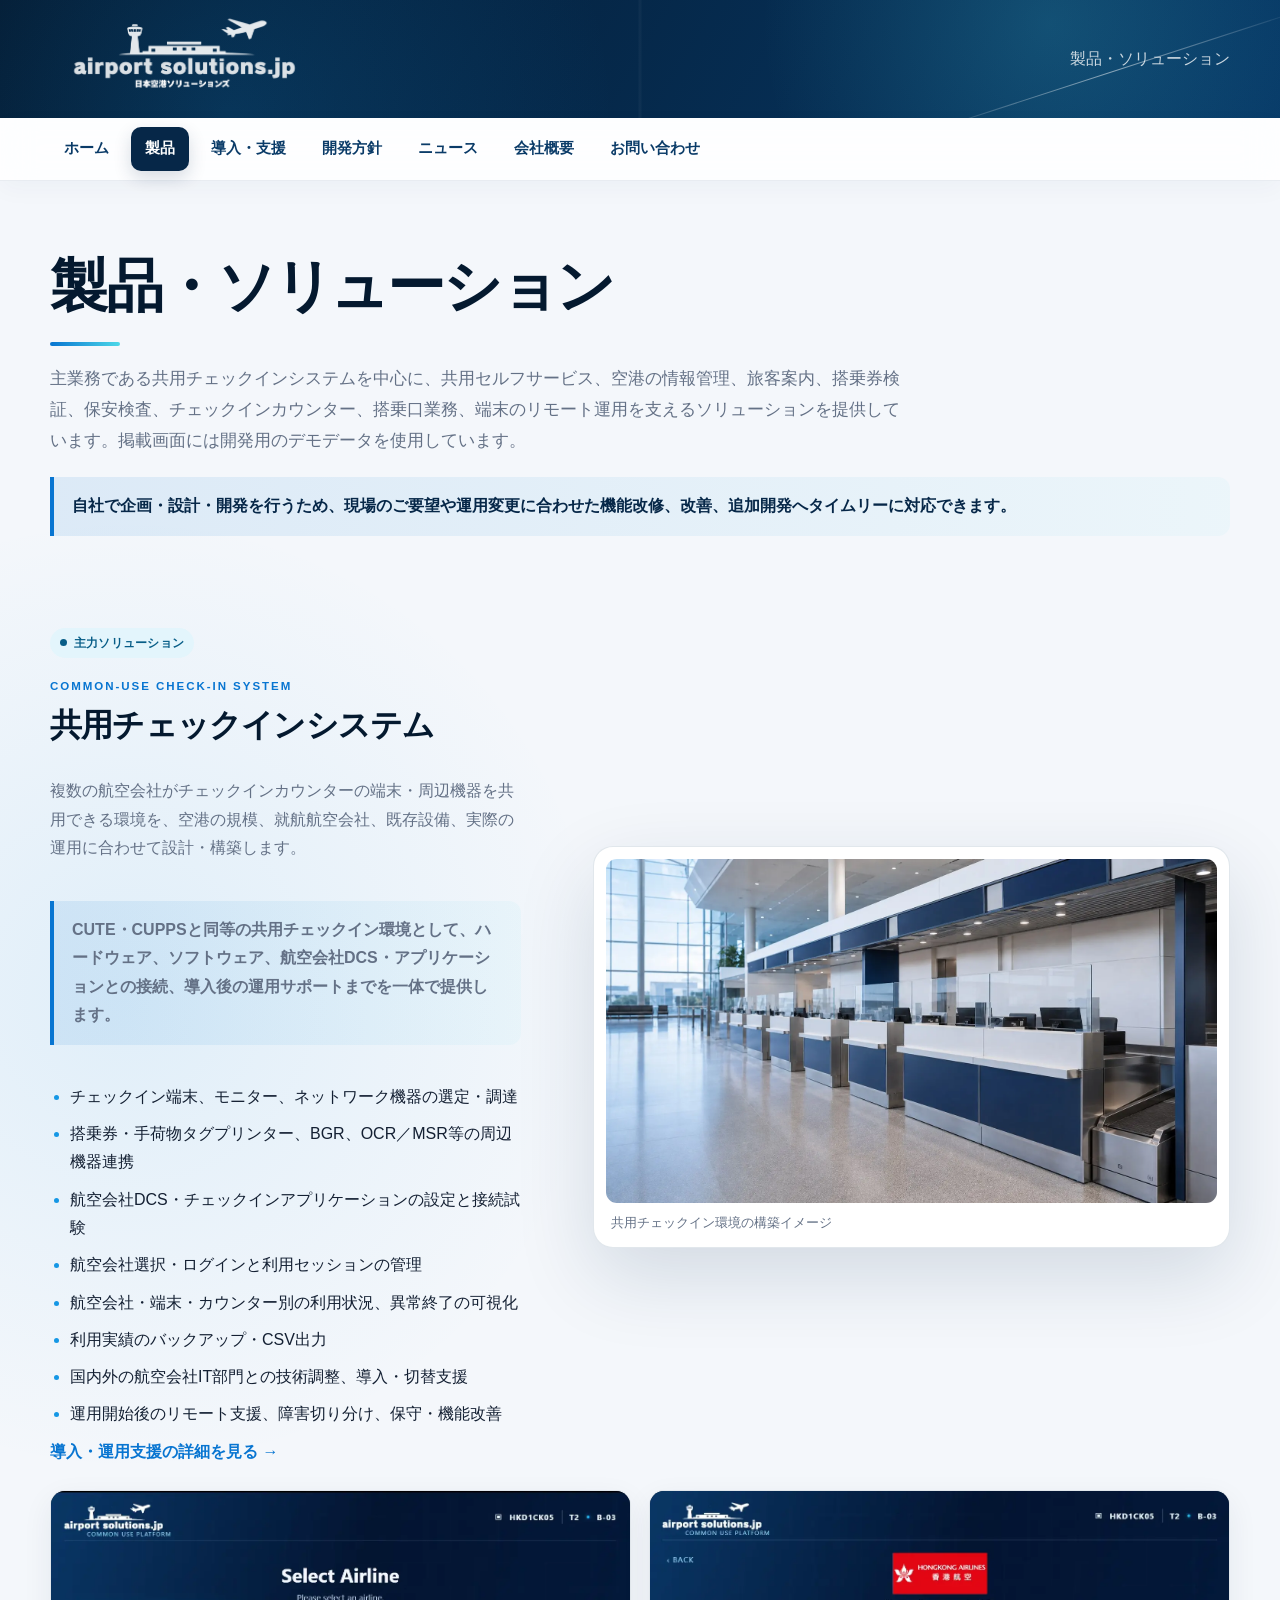
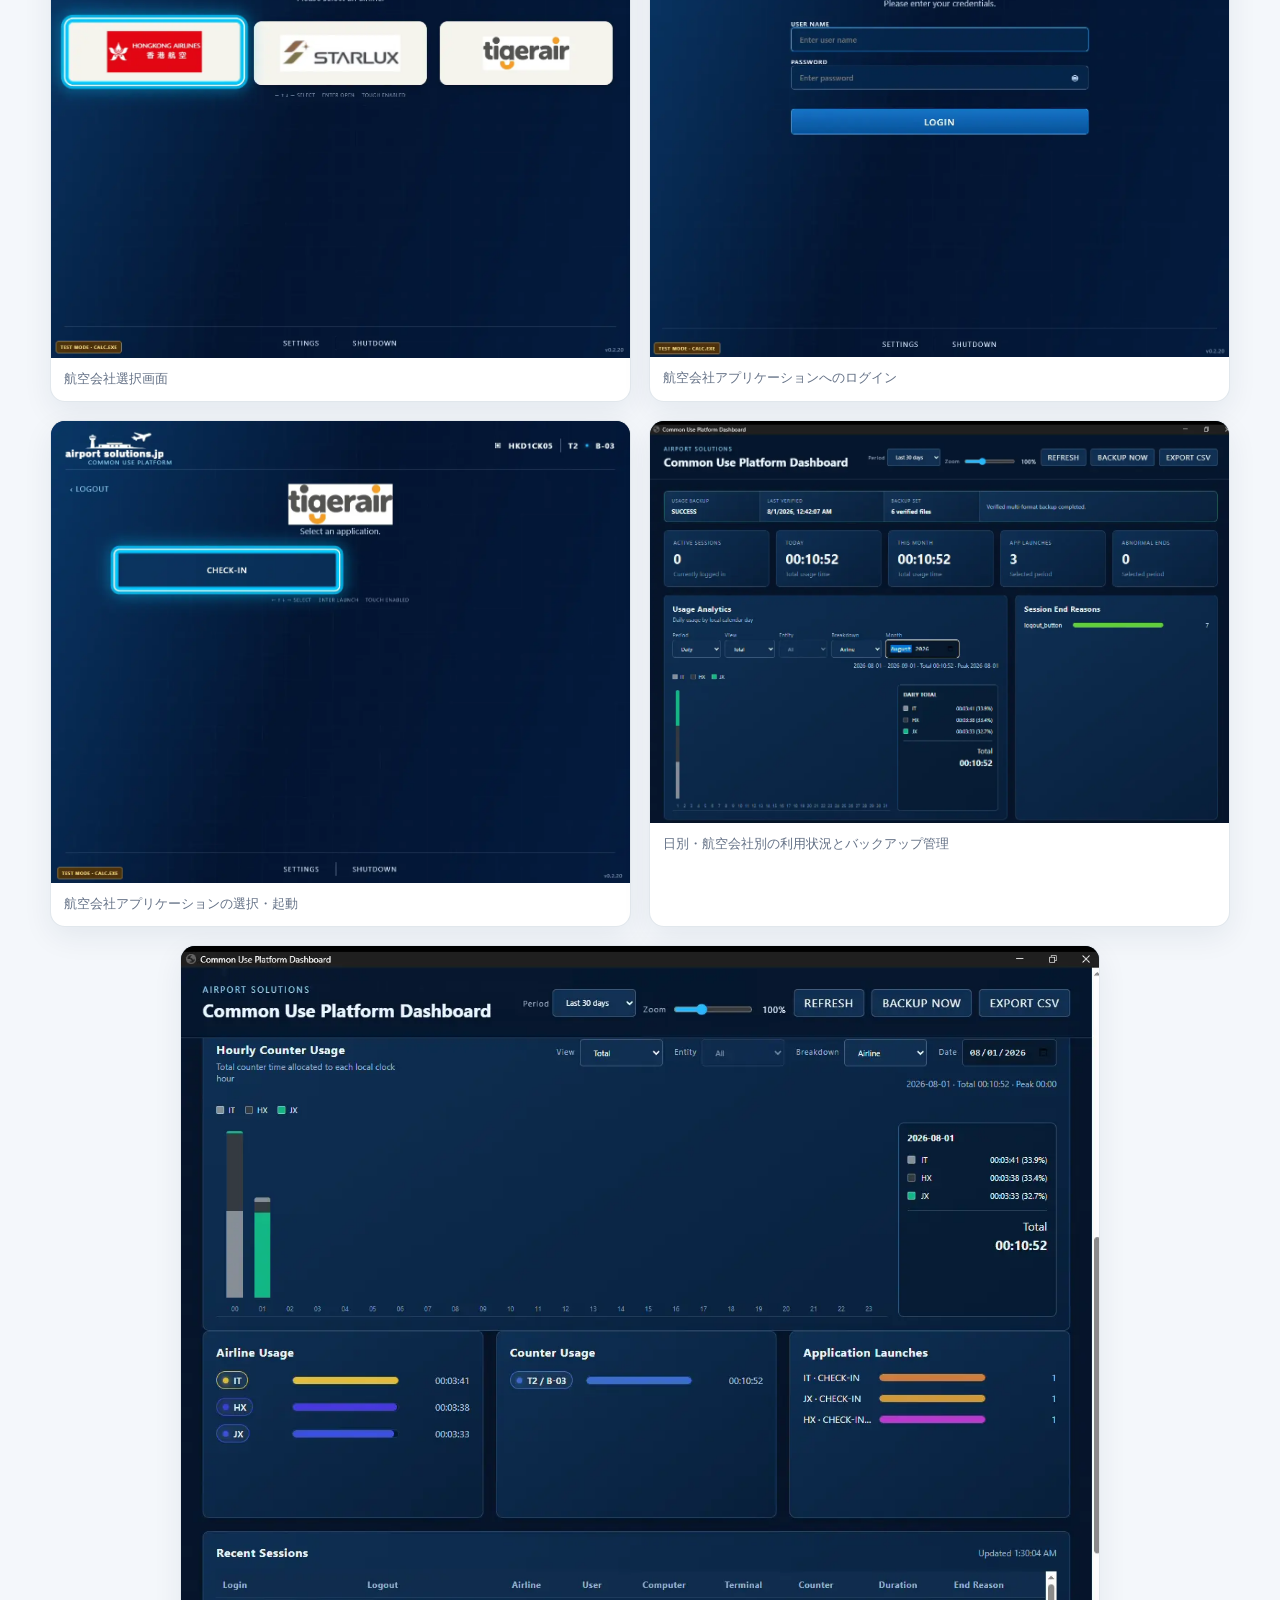
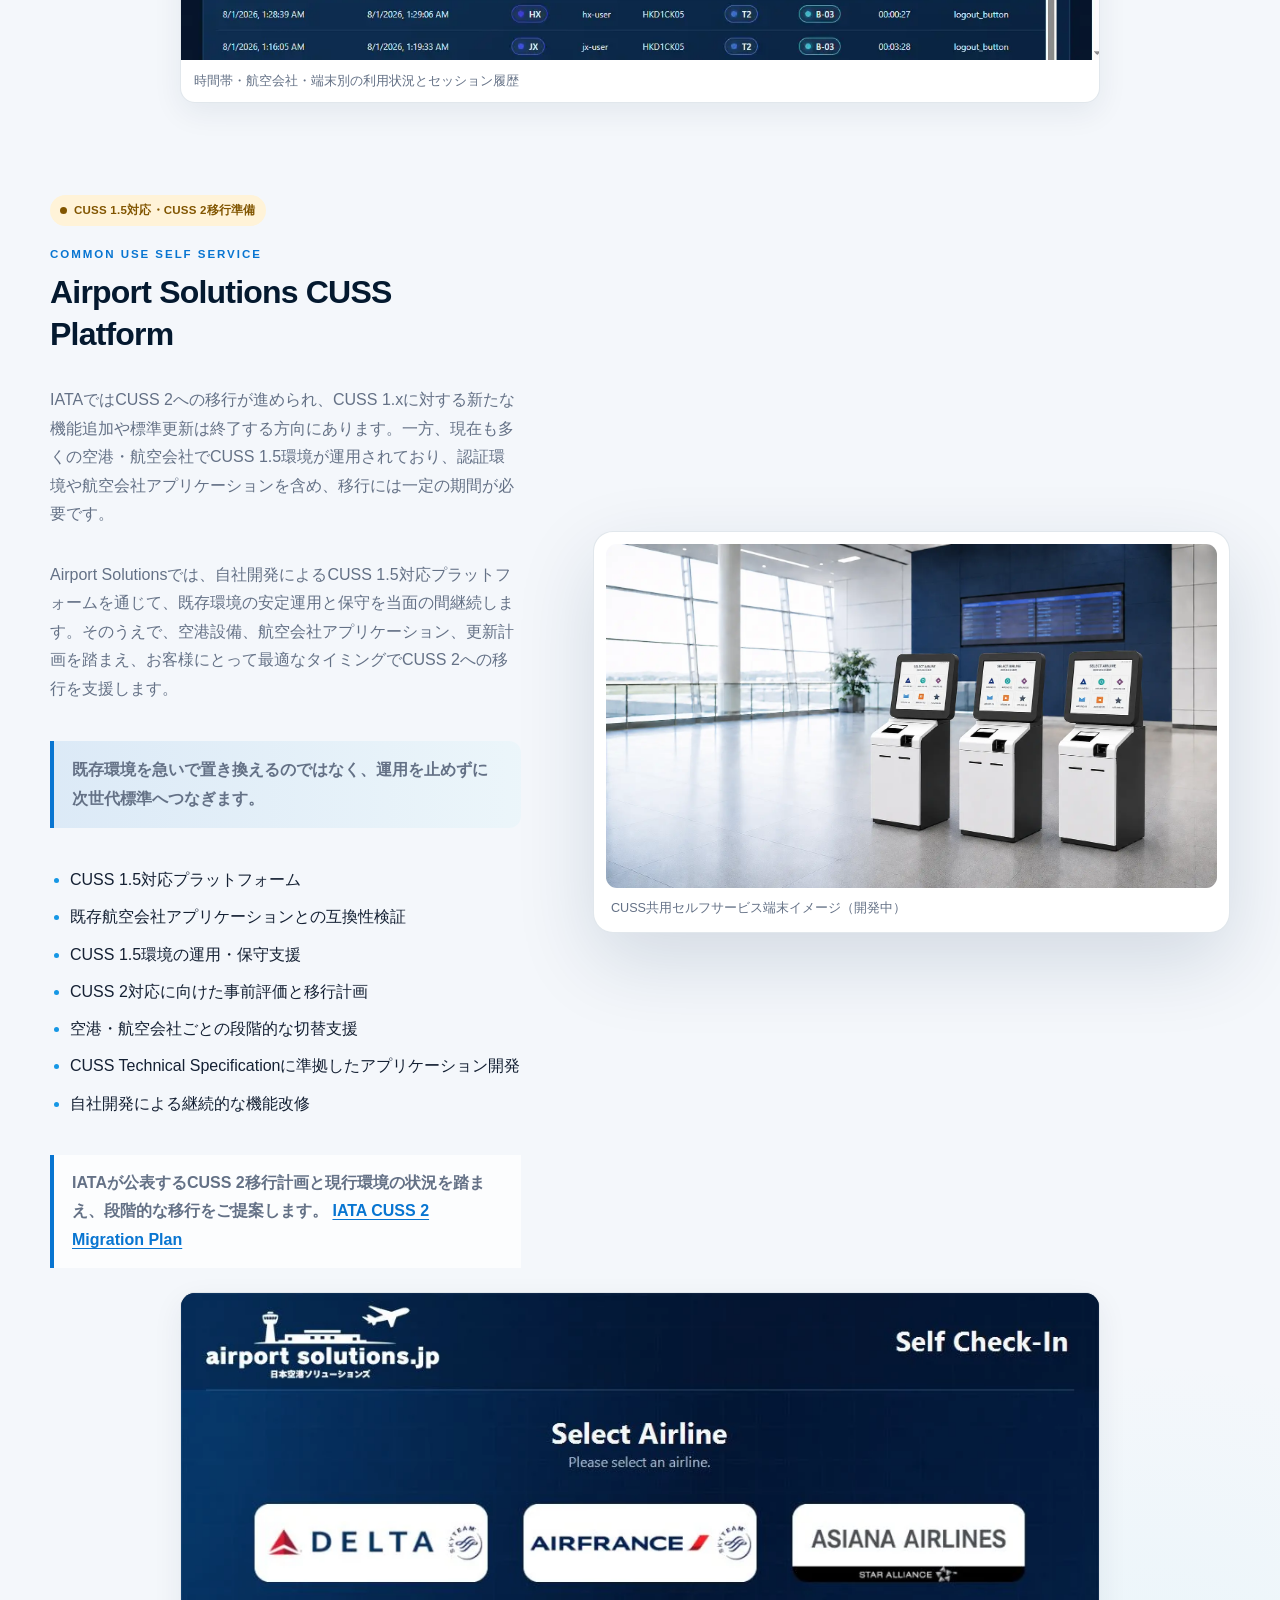
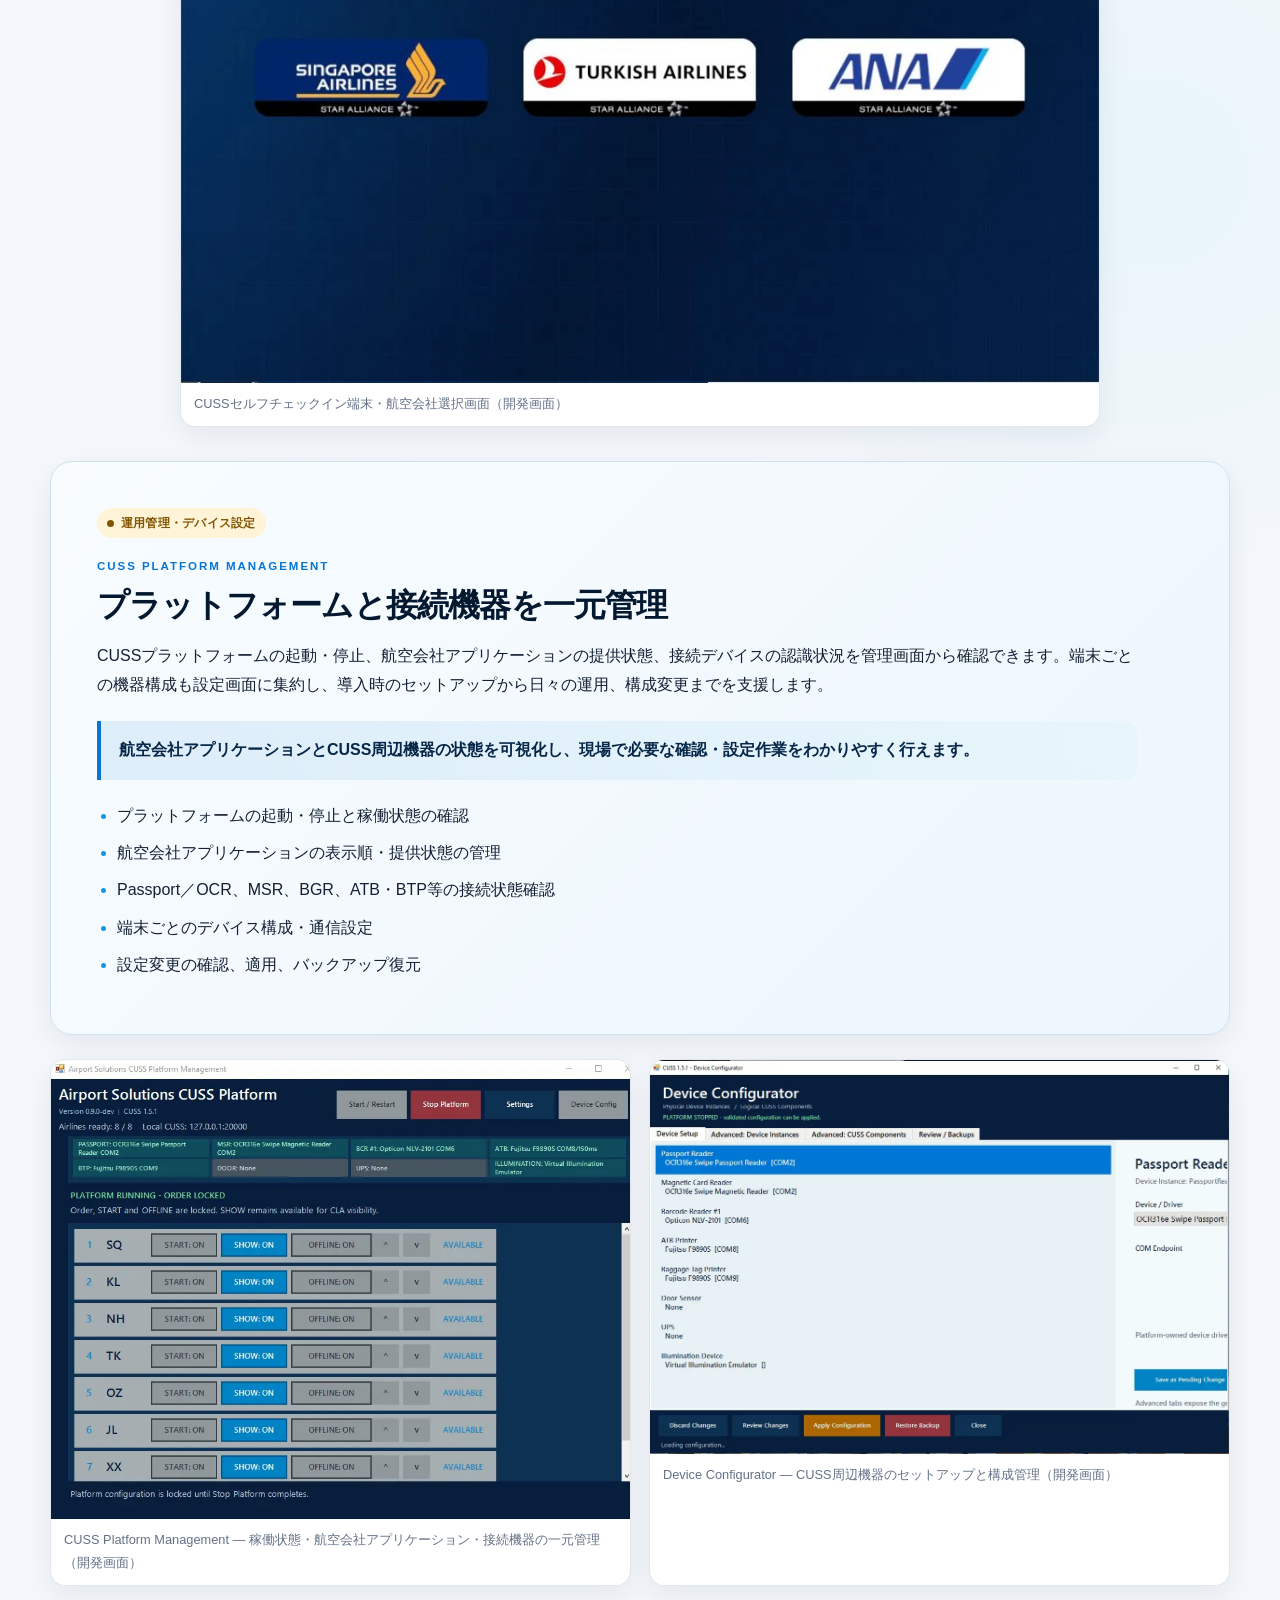
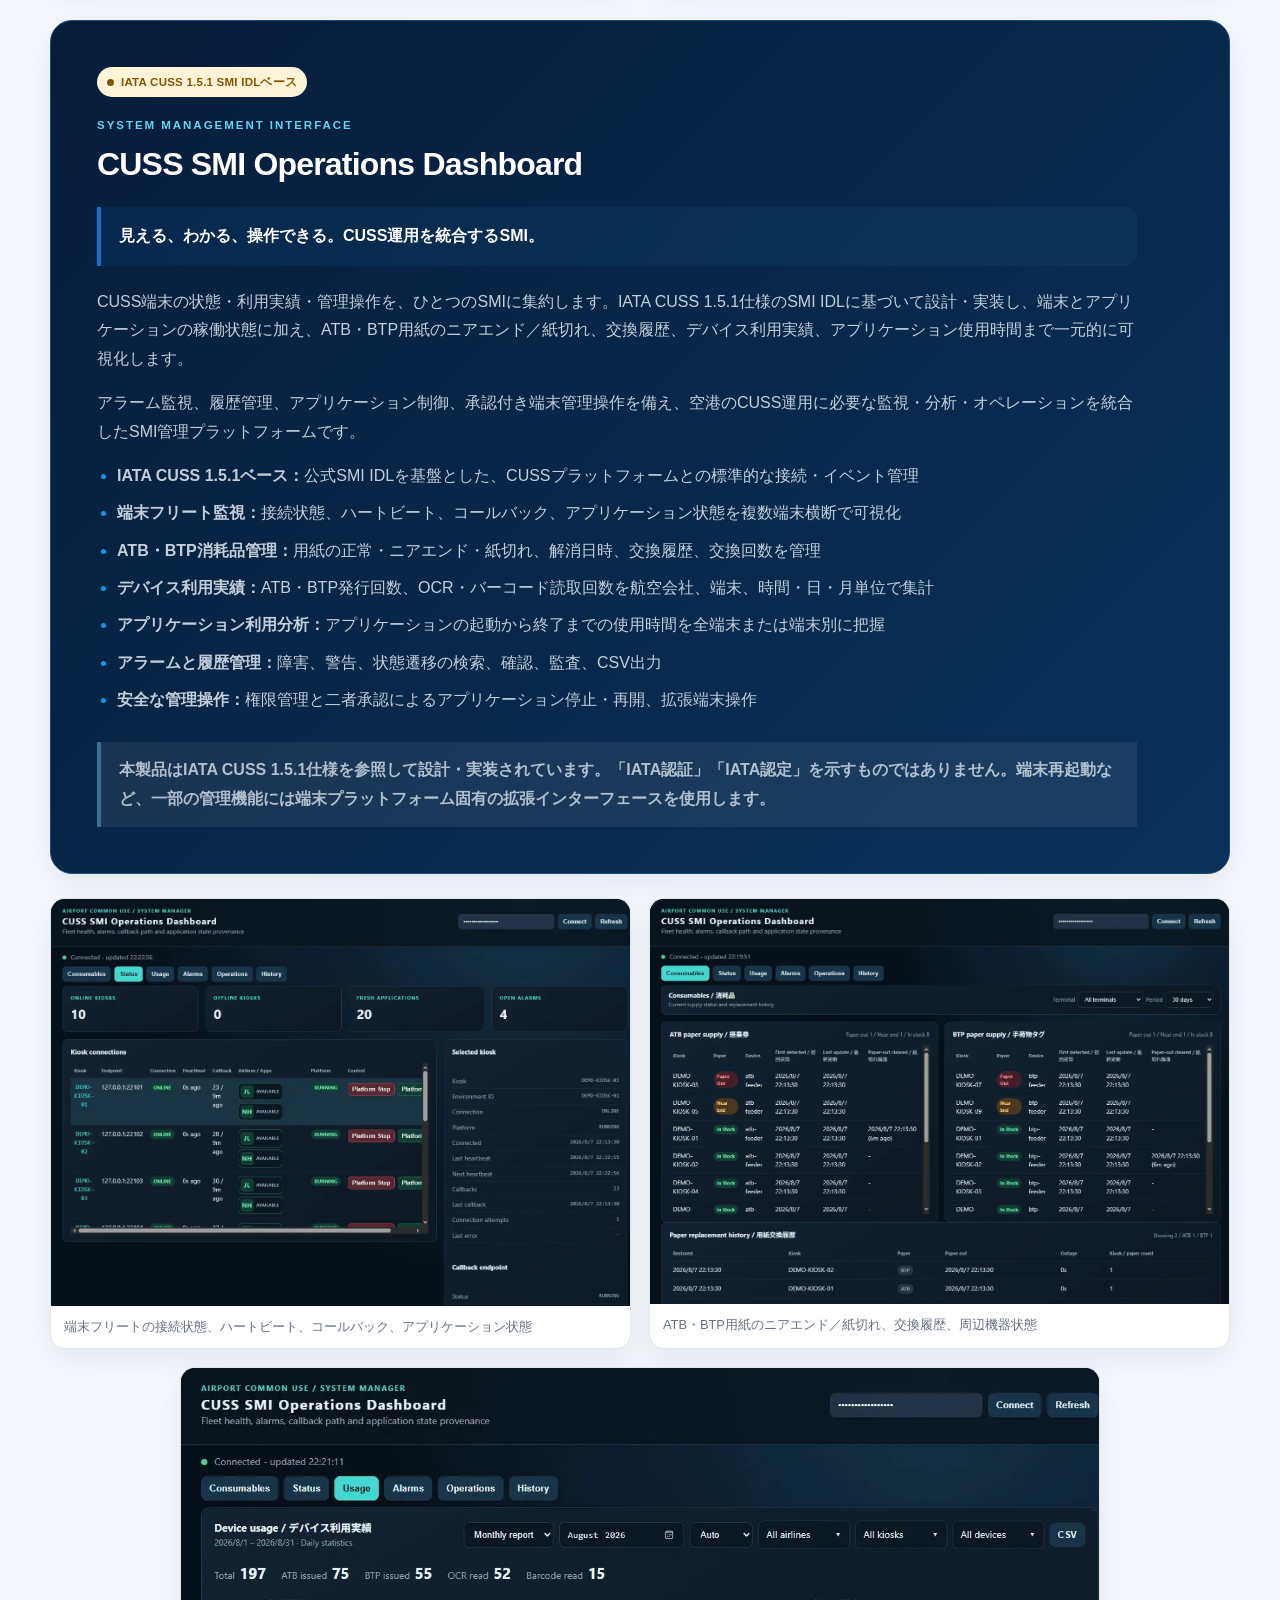
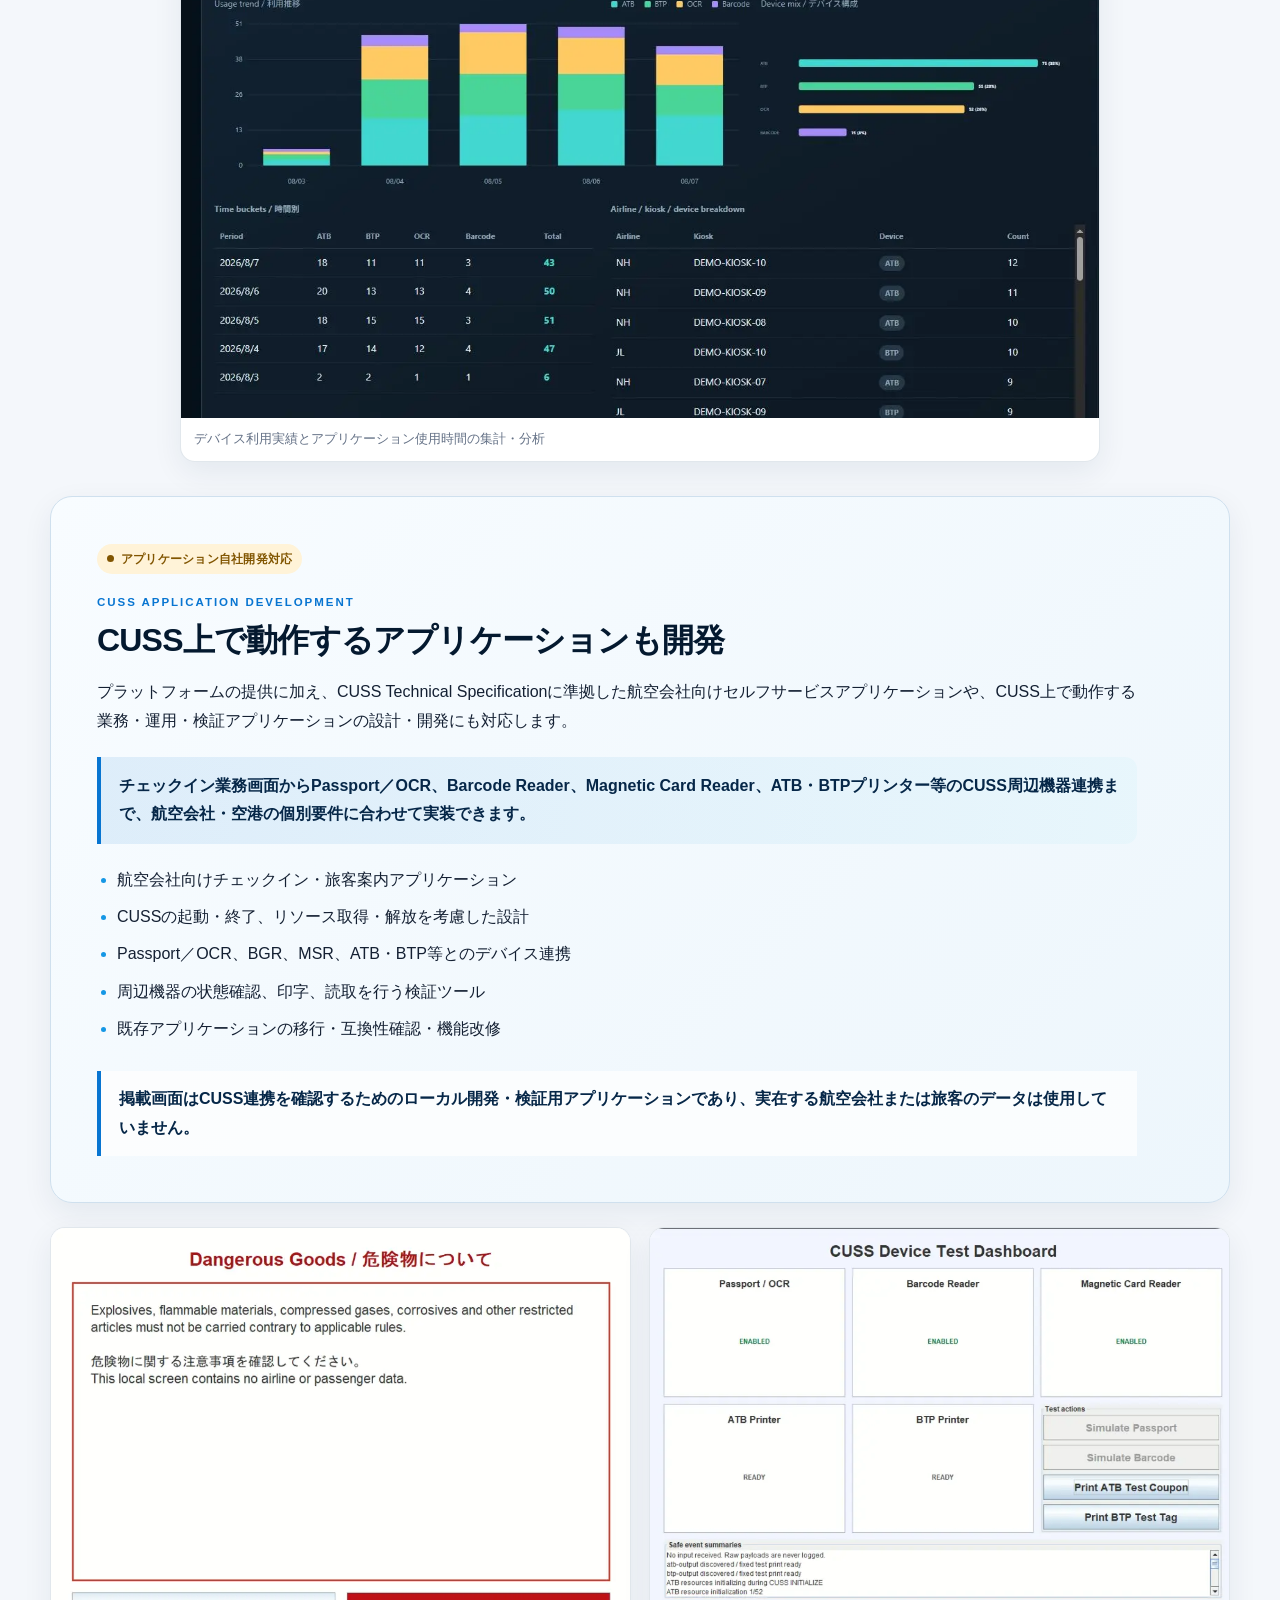
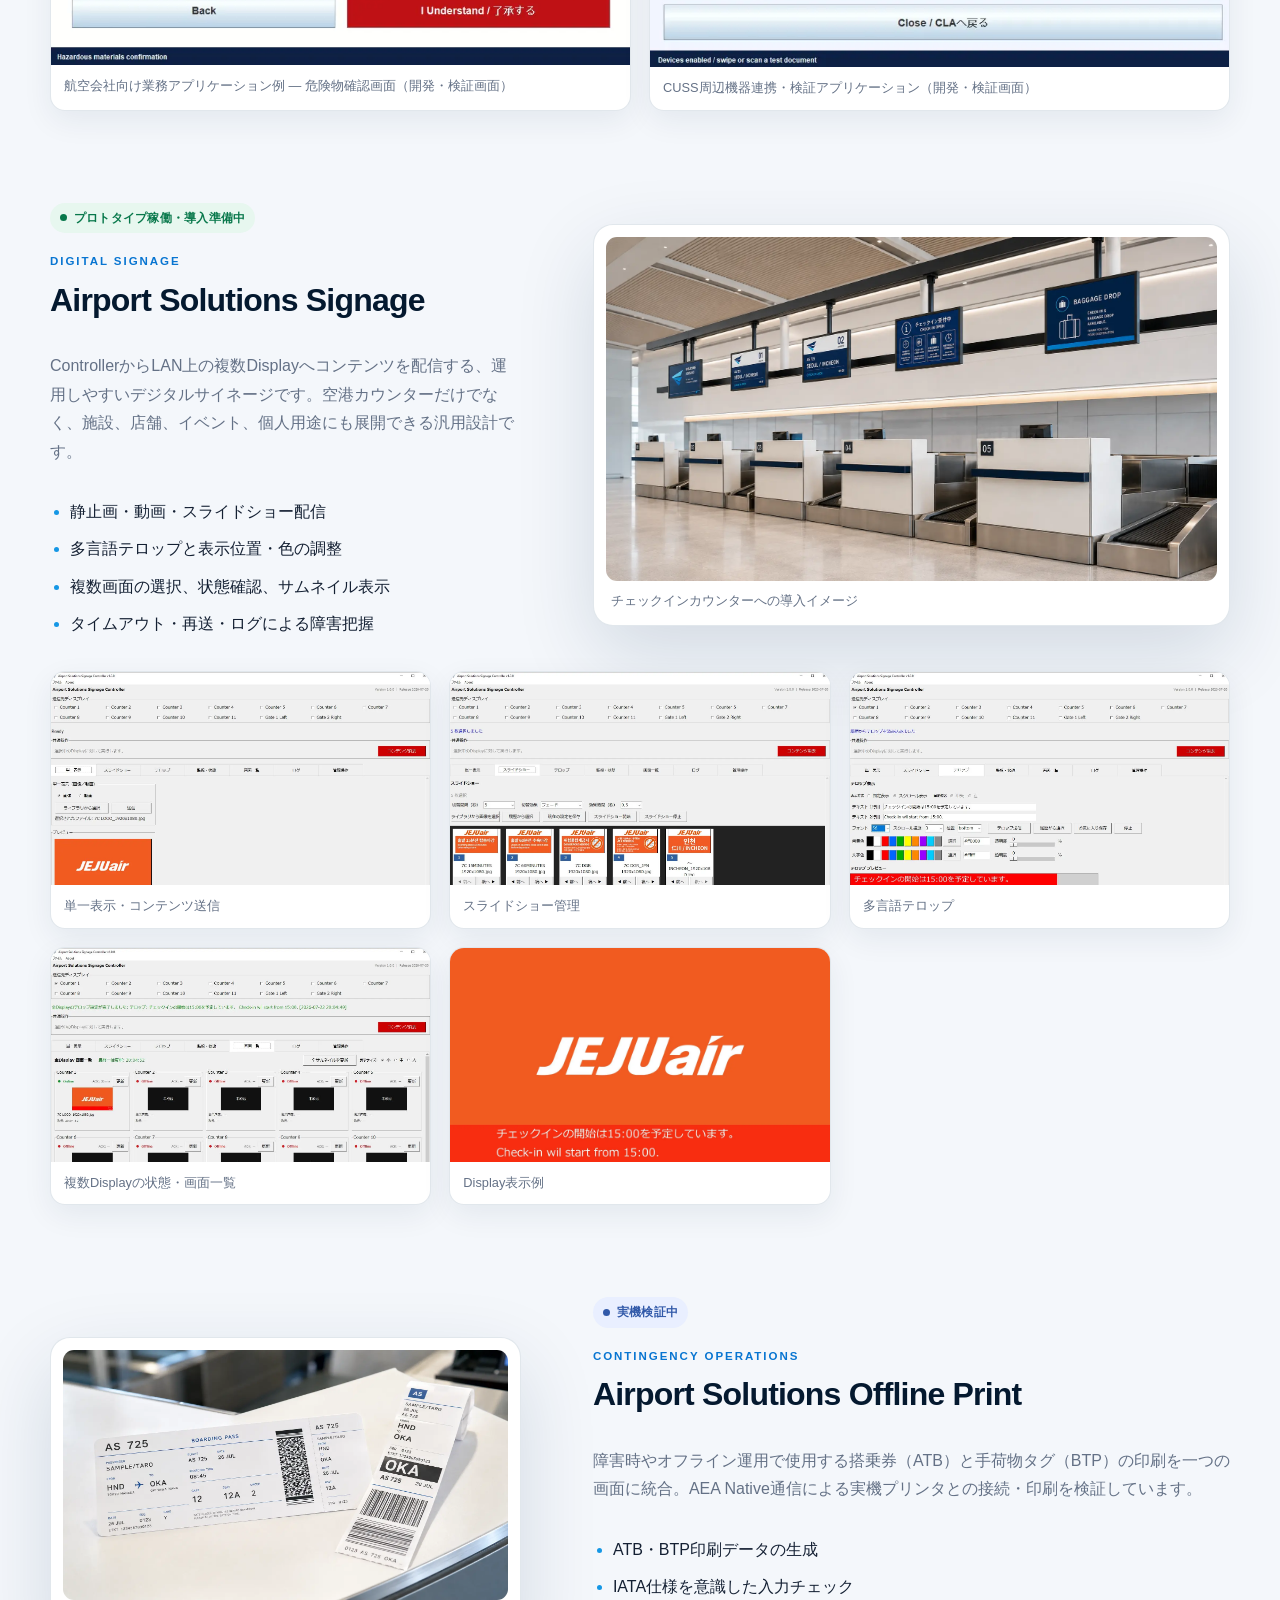
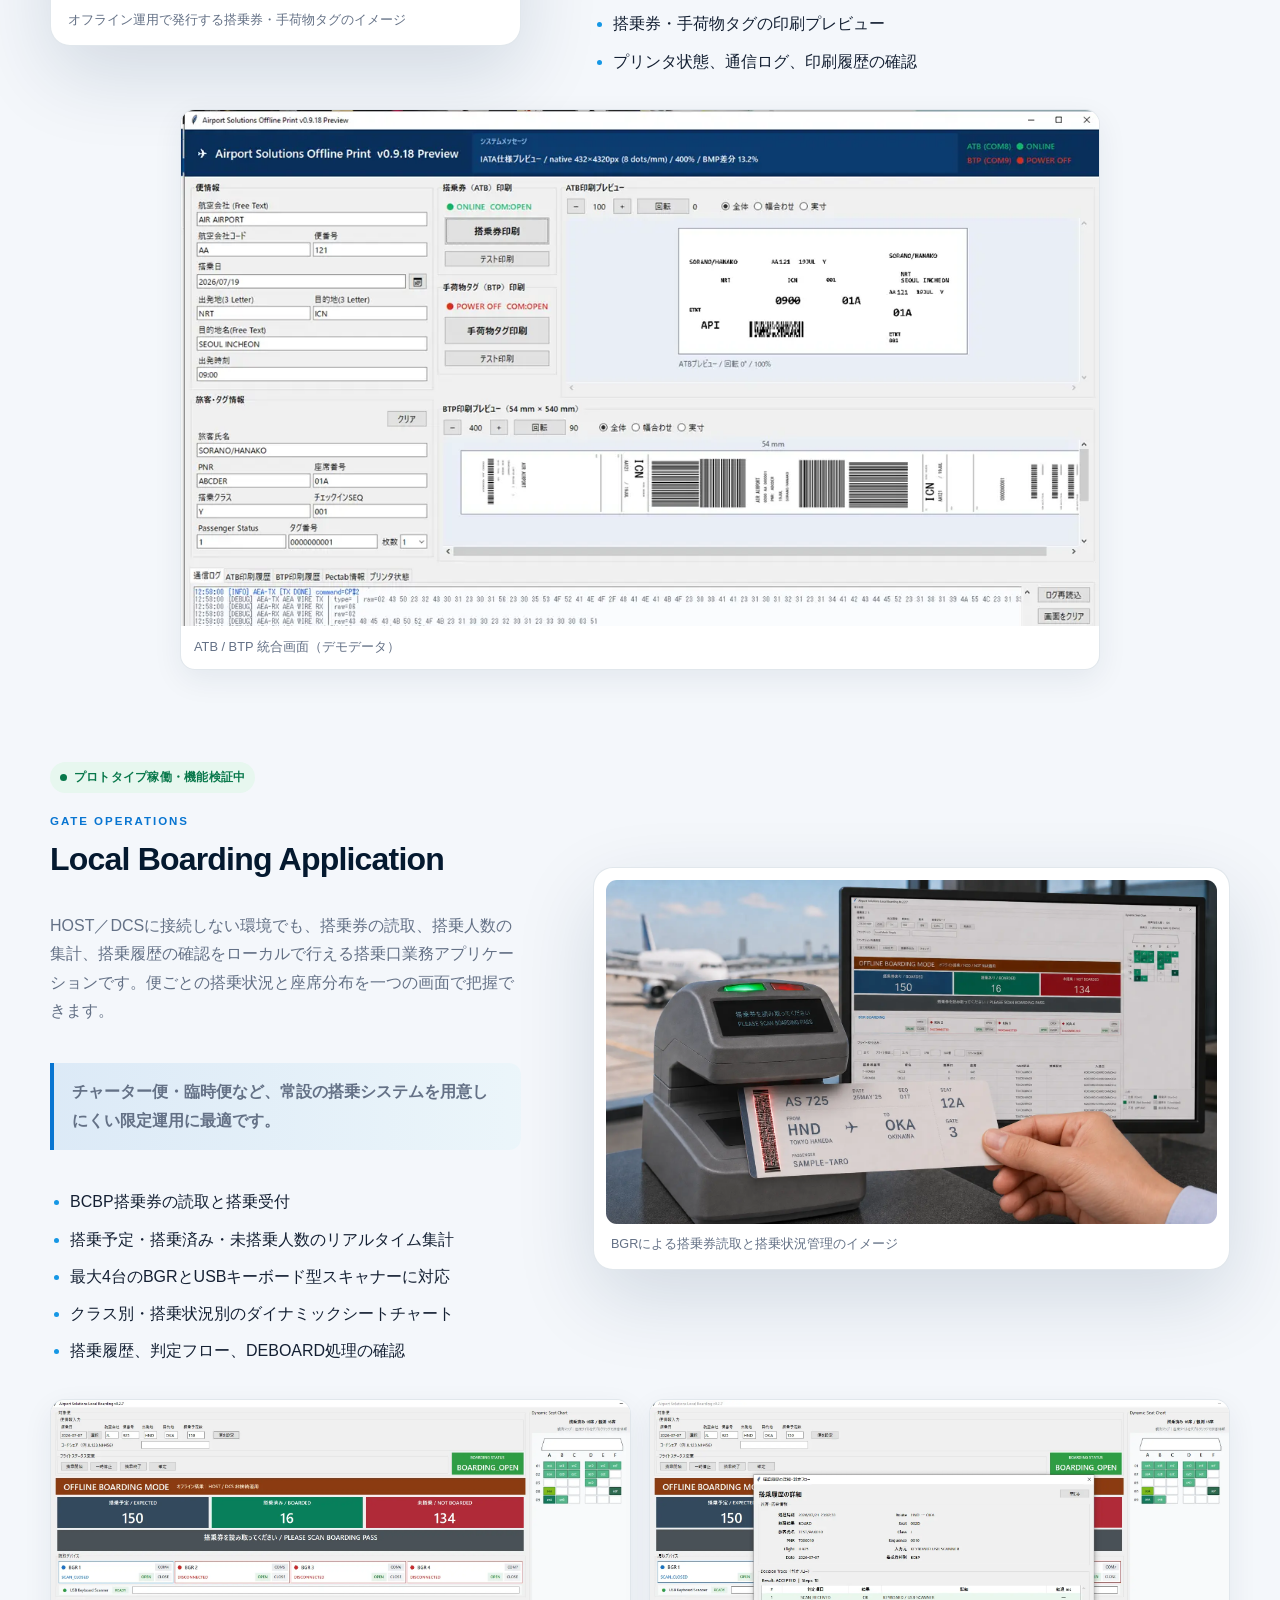
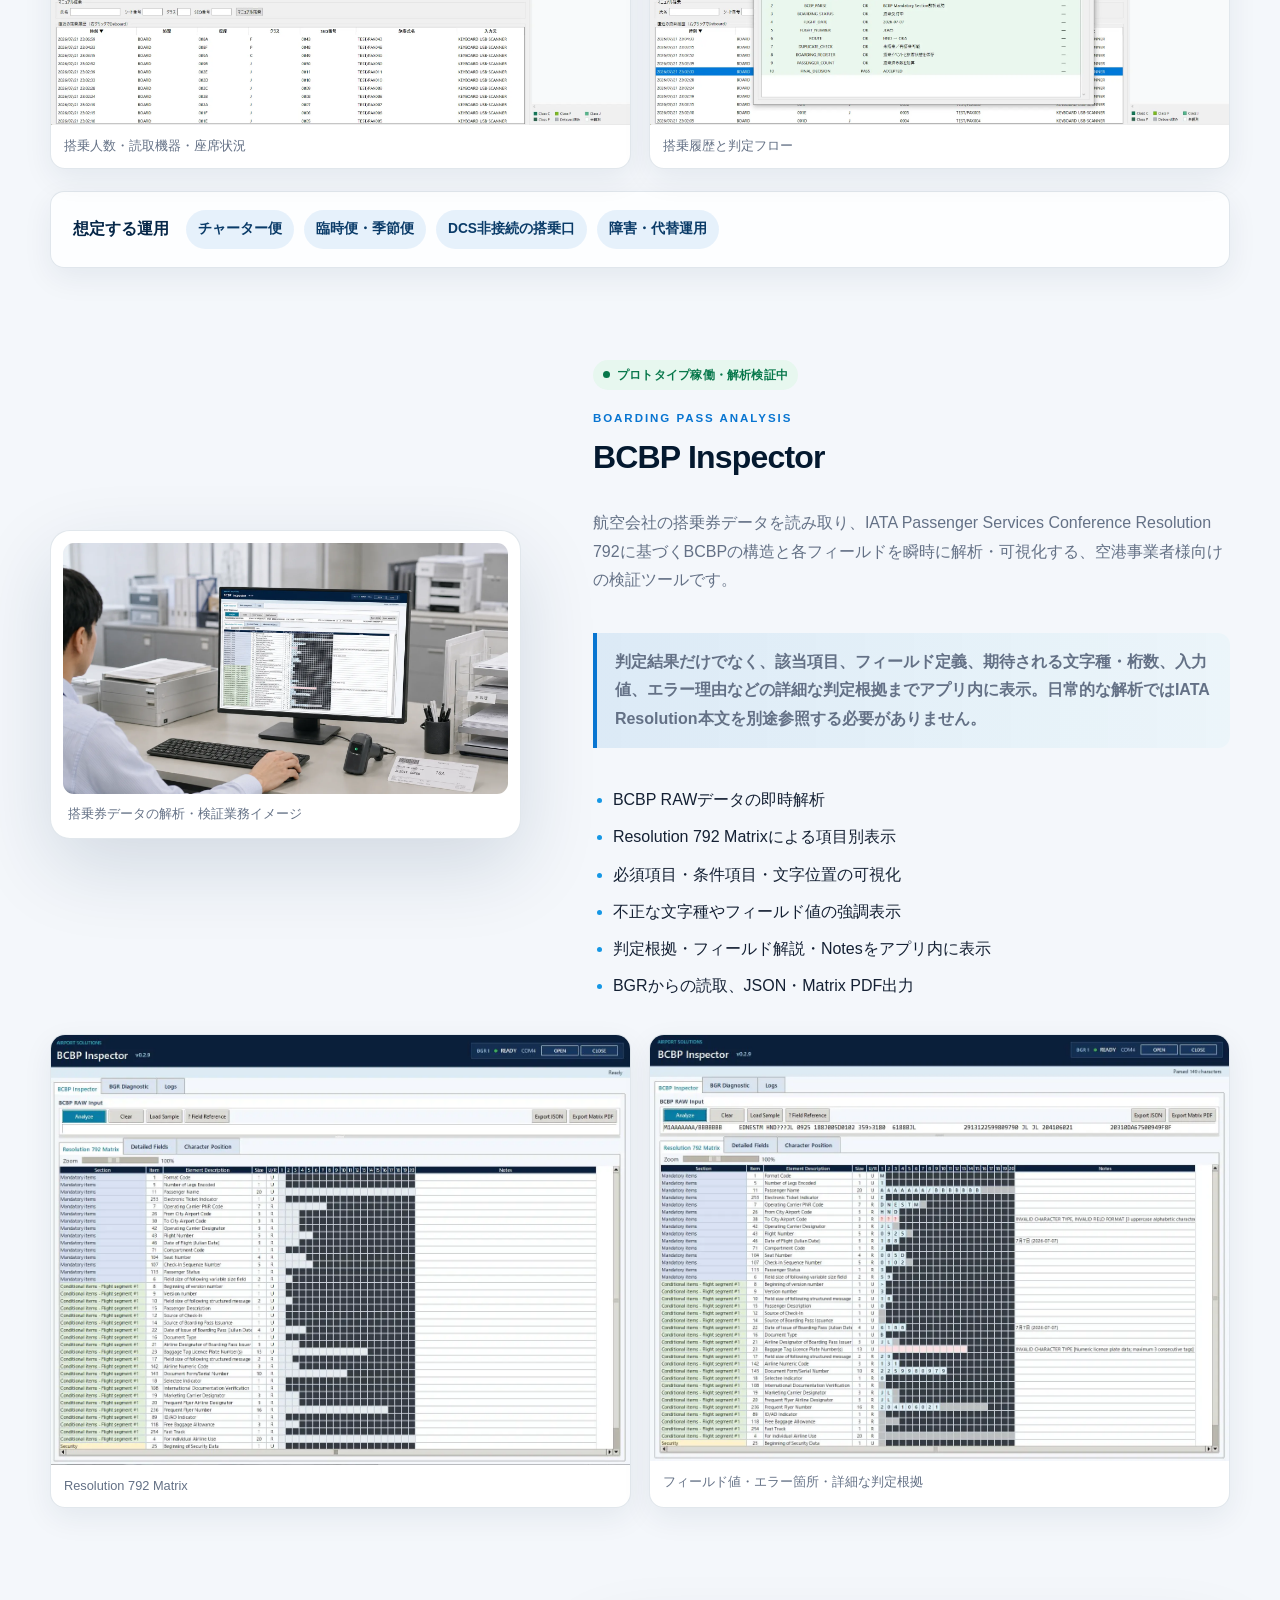
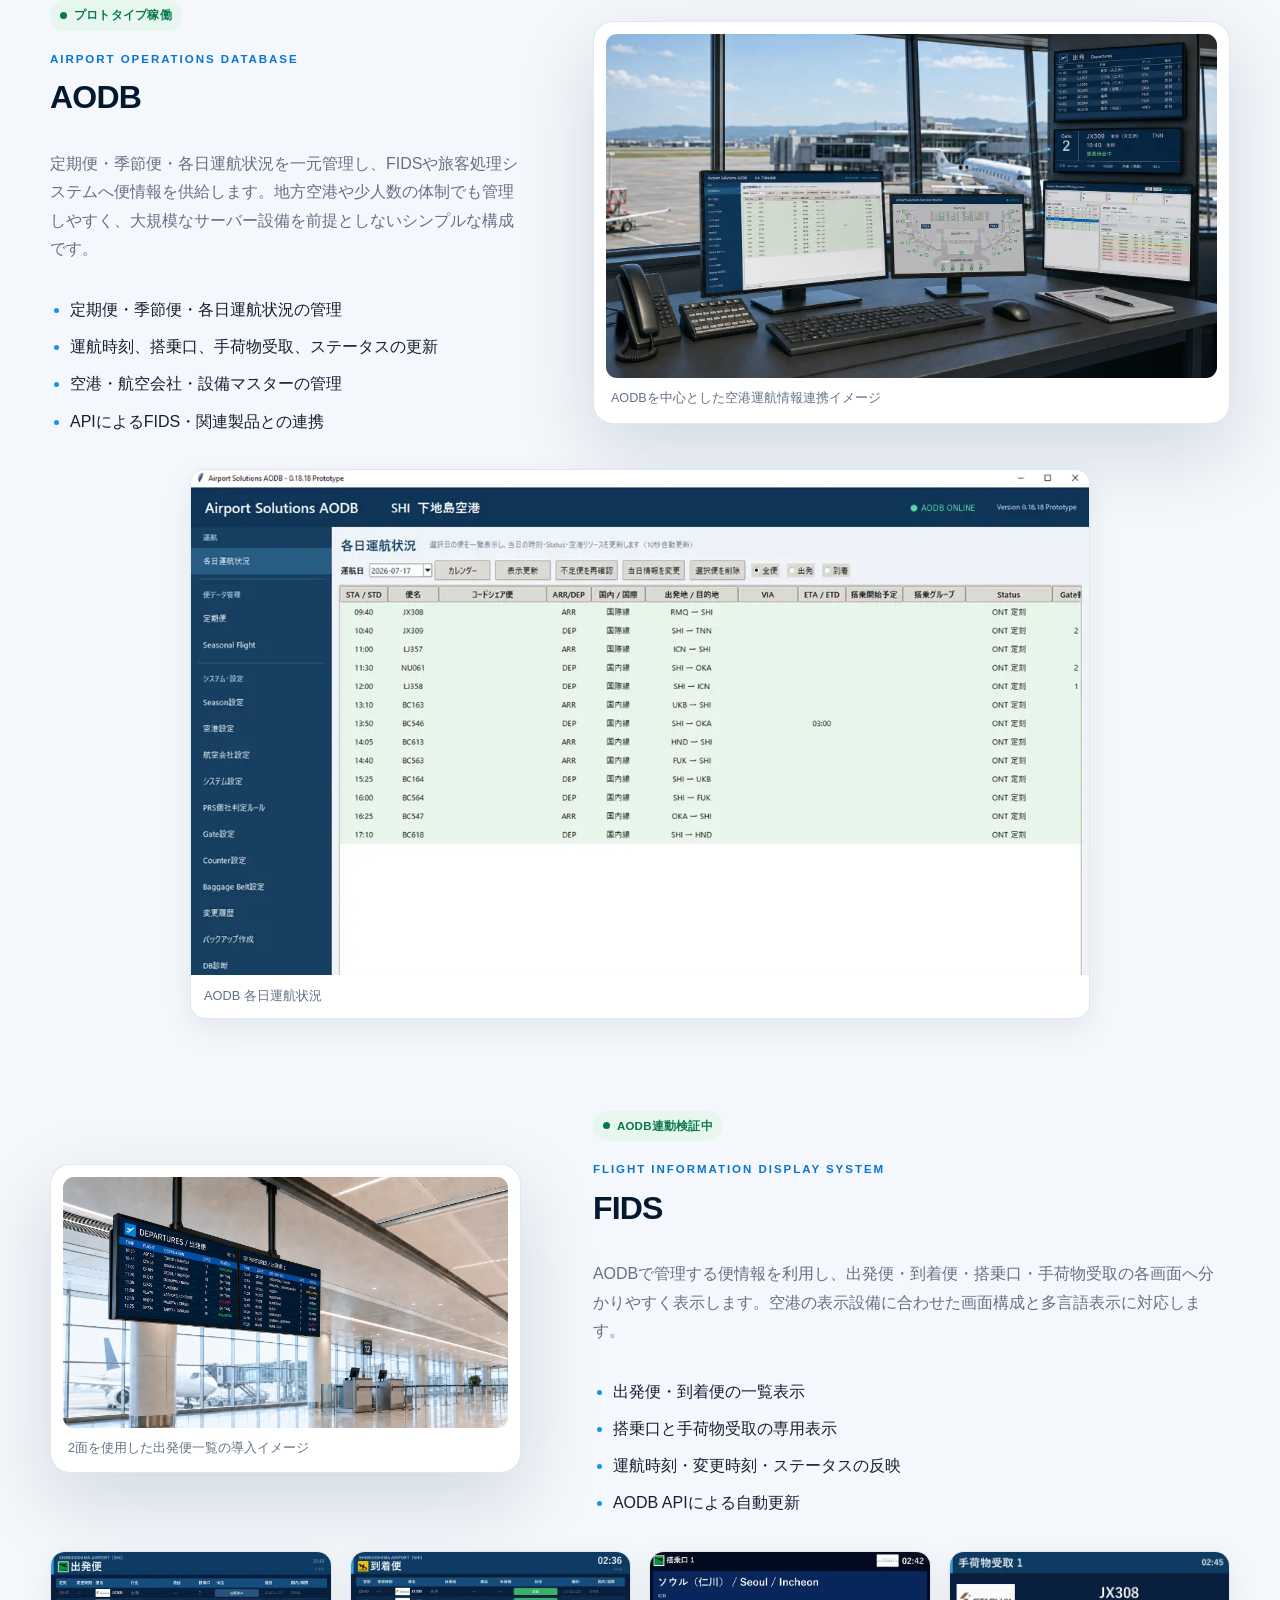
<file: products.html>
<!DOCTYPE html>
<html lang="ja">
<head><meta charset="UTF-8"><meta name="viewport" content="width=device-width, initial-scale=1"><meta name="description" content="共用チェックイン、CUSS、Terminal Supportをはじめ、Airport Solutionsが自社開発する空港IT製品をご紹介します。"><title>製品 | Airport Solutions, Japan</title><link rel="stylesheet" href="style.css"><link rel="icon" href="assets/icons/favicon.ico" sizes="any"><link rel="icon" type="image/png" sizes="48x48" href="assets/icons/favicon-48.png"><link rel="apple-touch-icon" sizes="180x180" href="assets/icons/apple-touch-icon.png"><link rel="manifest" href="site.webmanifest"><meta name="theme-color" content="#062748"><meta name="apple-mobile-web-app-title" content="Airport Solutions"></head>
<body>
<header class="site-header compact-header"><div class="header-inner header-bar"><a class="brand brand-logo" href="index.html"><img src="assets/images/logo.png" alt="Airport Solutions.jp 日本空港ソリューションズ"></a><p class="header-tagline">製品・ソリューション</p></div></header>
<nav class="site-nav" aria-label="メインナビゲーション"><div class="nav-inner"><a href="index.html">ホーム</a><a href="products.html" aria-current="page">製品</a><a href="services.html">導入・支援</a><a href="cases.html">開発方針</a><a href="news.html">ニュース</a><a href="company.html">会社概要</a><a href="contact.html">お問い合わせ</a></div></nav>
<main><h1 class="page-title">製品・ソリューション</h1><p class="lead">主業務である共用チェックインシステムを中心に、共用セルフサービス、空港の情報管理、旅客案内、搭乗券検証、保安検査、チェックインカウンター、搭乗口業務、端末のリモート運用を支えるソリューションを提供しています。掲載画面には開発用のデモデータを使用しています。</p><p class="product-emphasis">自社で企画・設計・開発を行うため、現場のご要望や運用変更に合わせた機能改修、改善、追加開発へタイムリーに対応できます。</p>

<section id="common-use-checkin" class="product-detail"><div class="detail-copy"><span class="status core">主力ソリューション</span><span class="section-label">Common-use Check-in System</span><h2>共用チェックインシステム</h2><p>複数の航空会社がチェックインカウンターの端末・周辺機器を共用できる環境を、空港の規模、就航航空会社、既存設備、実際の運用に合わせて設計・構築します。</p><p class="product-emphasis">CUTE・CUPPSと同等の共用チェックイン環境として、ハードウェア、ソフトウェア、航空会社DCS・アプリケーションとの接続、導入後の運用サポートまでを一体で提供します。</p><ul class="feature-list"><li>チェックイン端末、モニター、ネットワーク機器の選定・調達</li><li>搭乗券・手荷物タグプリンター、BGR、OCR／MSR等の周辺機器連携</li><li>航空会社DCS・チェックインアプリケーションの設定と接続試験</li><li>航空会社選択・ログインと利用セッションの管理</li><li>航空会社・端末・カウンター別の利用状況、異常終了の可視化</li><li>利用実績のバックアップ・CSV出力</li><li>国内外の航空会社IT部門との技術調整、導入・切替支援</li><li>運用開始後のリモート支援、障害切り分け、保守・機能改善</li></ul><a class="text-link" href="services.html">導入・運用支援の詳細を見る</a></div><div class="detail-media"><img src="assets/images/common-use-checkin-hero.webp" alt="空港の共用チェックインカウンターと係員側の端末・周辺機器"><p class="caption">共用チェックイン環境の構築イメージ</p></div></section>
<div class="gallery gallery-2 common-use-gallery"><figure><img src="assets/images/common-use-platform-airline-selection.webp" alt="共用チェックインプラットフォームの航空会社選択画面"><figcaption>航空会社選択画面</figcaption></figure><figure><img src="assets/images/common-use-platform-login.webp" alt="共用チェックインプラットフォームの航空会社ログイン画面"><figcaption>航空会社アプリケーションへのログイン</figcaption></figure><figure><img src="assets/images/common-use-platform-application-menu.webp" alt="共用チェックインプラットフォームの航空会社アプリケーション選択画面"><figcaption>航空会社アプリケーションの選択・起動</figcaption></figure><figure><img src="assets/images/common-use-platform-dashboard.webp" alt="共用チェックインプラットフォームの日別利用状況ダッシュボード"><figcaption>日別・航空会社別の利用状況とバックアップ管理</figcaption></figure><figure><img src="assets/images/common-use-platform-sessions.webp" alt="共用チェックインプラットフォームの時間帯別利用状況とセッション履歴画面"><figcaption>時間帯・航空会社・端末別の利用状況とセッション履歴</figcaption></figure></div>

<section id="cuss" class="product-detail"><div class="detail-copy"><span class="status development">CUSS 1.5対応・CUSS 2移行準備</span><span class="section-label">Common Use Self Service</span><h2>Airport Solutions CUSS Platform</h2><p>IATAではCUSS 2への移行が進められ、CUSS 1.xに対する新たな機能追加や標準更新は終了する方向にあります。一方、現在も多くの空港・航空会社でCUSS 1.5環境が運用されており、認証環境や航空会社アプリケーションを含め、移行には一定の期間が必要です。</p><p>Airport Solutionsでは、自社開発によるCUSS 1.5対応プラットフォームを通じて、既存環境の安定運用と保守を当面の間継続します。そのうえで、空港設備、航空会社アプリケーション、更新計画を踏まえ、お客様にとって最適なタイミングでCUSS 2への移行を支援します。</p><p class="product-emphasis">既存環境を急いで置き換えるのではなく、運用を止めずに次世代標準へつなぎます。</p><ul class="feature-list"><li>CUSS 1.5対応プラットフォーム</li><li>既存航空会社アプリケーションとの互換性検証</li><li>CUSS 1.5環境の運用・保守支援</li><li>CUSS 2対応に向けた事前評価と移行計画</li><li>空港・航空会社ごとの段階的な切替支援</li><li>CUSS Technical Specificationに準拠したアプリケーション開発</li><li>自社開発による継続的な機能改修</li></ul><p class="service-note">IATAが公表するCUSS 2移行計画と現行環境の状況を踏まえ、段階的な移行をご提案します。 <a href="https://www.iata.org/contentassets/1dccc9ed041b4f3bbdcf8ee8682e75c4/cuss-2-migration-plan-and-phasing_january_2026.pdf" target="_blank" rel="noopener noreferrer">IATA CUSS 2 Migration Plan</a></p></div><div class="detail-media cuss-media"><img src="assets/images/cuss-platform-kiosk-black-square-screen-sample.webp" alt="Airport Solutions CUSS Platform 共用セルフサービス端末イメージ"><p class="caption">CUSS共用セルフサービス端末イメージ（開発中）</p></div></section>
<div class="gallery gallery-single cuss-screen-gallery"><figure><img src="assets/images/cuss-airline-selection-screen.webp" alt="Airport Solutions CUSS Platformの航空会社選択画面"><figcaption>CUSSセルフチェックイン端末・航空会社選択画面（開発画面）</figcaption></figure></div>
<section class="cuss-app-capability"><div><span class="status development">運用管理・デバイス設定</span><span class="section-label">CUSS Platform Management</span><h2>プラットフォームと接続機器を一元管理</h2><p>CUSSプラットフォームの起動・停止、航空会社アプリケーションの提供状態、接続デバイスの認識状況を管理画面から確認できます。端末ごとの機器構成も設定画面に集約し、導入時のセットアップから日々の運用、構成変更までを支援します。</p><p class="product-emphasis">航空会社アプリケーションとCUSS周辺機器の状態を可視化し、現場で必要な確認・設定作業をわかりやすく行えます。</p><ul class="feature-list"><li>プラットフォームの起動・停止と稼働状態の確認</li><li>航空会社アプリケーションの表示順・提供状態の管理</li><li>Passport／OCR、MSR、BGR、ATB・BTP等の接続状態確認</li><li>端末ごとのデバイス構成・通信設定</li><li>設定変更の確認、適用、バックアップ復元</li></ul></div></section>
<div class="gallery gallery-2 cuss-management-gallery"><figure><img src="assets/images/cuss-platform-management.webp" alt="Airport Solutions CUSS Platformのプラットフォーム管理画面"><figcaption>CUSS Platform Management — 稼働状態・航空会社アプリケーション・接続機器の一元管理（開発画面）</figcaption></figure><figure><img src="assets/images/cuss-device-configurator.webp" alt="Airport Solutions CUSS Platformのデバイス設定画面"><figcaption>Device Configurator — CUSS周辺機器のセットアップと構成管理（開発画面）</figcaption></figure></div>

<section id="cuss-smi" class="cuss-app-capability cuss-smi-section"><div><span class="status development">IATA CUSS 1.5.1 SMI IDLベース</span><span class="section-label">System Management Interface</span><h2>CUSS SMI Operations Dashboard</h2><p class="product-emphasis">見える、わかる、操作できる。CUSS運用を統合するSMI。</p><p>CUSS端末の状態・利用実績・管理操作を、ひとつのSMIに集約します。IATA CUSS 1.5.1仕様のSMI IDLに基づいて設計・実装し、端末とアプリケーションの稼働状態に加え、ATB・BTP用紙のニアエンド／紙切れ、交換履歴、デバイス利用実績、アプリケーション使用時間まで一元的に可視化します。</p><p>アラーム監視、履歴管理、アプリケーション制御、承認付き端末管理操作を備え、空港のCUSS運用に必要な監視・分析・オペレーションを統合したSMI管理プラットフォームです。</p><ul class="feature-list"><li><strong>IATA CUSS 1.5.1ベース：</strong>公式SMI IDLを基盤とした、CUSSプラットフォームとの標準的な接続・イベント管理</li><li><strong>端末フリート監視：</strong>接続状態、ハートビート、コールバック、アプリケーション状態を複数端末横断で可視化</li><li><strong>ATB・BTP消耗品管理：</strong>用紙の正常・ニアエンド・紙切れ、解消日時、交換履歴、交換回数を管理</li><li><strong>デバイス利用実績：</strong>ATB・BTP発行回数、OCR・バーコード読取回数を航空会社、端末、時間・日・月単位で集計</li><li><strong>アプリケーション利用分析：</strong>アプリケーションの起動から終了までの使用時間を全端末または端末別に把握</li><li><strong>アラームと履歴管理：</strong>障害、警告、状態遷移の検索、確認、監査、CSV出力</li><li><strong>安全な管理操作：</strong>権限管理と二者承認によるアプリケーション停止・再開、拡張端末操作</li></ul><p class="service-note">本製品はIATA CUSS 1.5.1仕様を参照して設計・実装されています。「IATA認証」「IATA認定」を示すものではありません。端末再起動など、一部の管理機能には端末プラットフォーム固有の拡張インターフェースを使用します。</p></div></section>
<div class="gallery gallery-2 cuss-smi-gallery"><figure><img src="assets/images/cuss-smi-status.webp" alt="CUSS SMI Operations Dashboardの端末接続状態と稼働監視画面"><figcaption>端末フリートの接続状態、ハートビート、コールバック、アプリケーション状態</figcaption></figure><figure><img src="assets/images/cuss-smi-consumables.webp" alt="CUSS SMI Operations DashboardのATB・BTP用紙と周辺機器状態管理画面"><figcaption>ATB・BTP用紙のニアエンド／紙切れ、交換履歴、周辺機器状態</figcaption></figure><figure><img src="assets/images/cuss-smi-usage.webp" alt="CUSS SMI Operations Dashboardのデバイス利用実績とアプリケーション使用時間画面"><figcaption>デバイス利用実績とアプリケーション使用時間の集計・分析</figcaption></figure></div>

<section class="cuss-app-capability"><div><span class="status development">アプリケーション自社開発対応</span><span class="section-label">CUSS Application Development</span><h2>CUSS上で動作するアプリケーションも開発</h2><p>プラットフォームの提供に加え、CUSS Technical Specificationに準拠した航空会社向けセルフサービスアプリケーションや、CUSS上で動作する業務・運用・検証アプリケーションの設計・開発にも対応します。</p><p class="product-emphasis">チェックイン業務画面からPassport／OCR、Barcode Reader、Magnetic Card Reader、ATB・BTPプリンター等のCUSS周辺機器連携まで、航空会社・空港の個別要件に合わせて実装できます。</p><ul class="feature-list"><li>航空会社向けチェックイン・旅客案内アプリケーション</li><li>CUSSの起動・終了、リソース取得・解放を考慮した設計</li><li>Passport／OCR、BGR、MSR、ATB・BTP等とのデバイス連携</li><li>周辺機器の状態確認、印字、読取を行う検証ツール</li><li>既存アプリケーションの移行・互換性確認・機能改修</li></ul><p class="service-note">掲載画面はCUSS連携を確認するためのローカル開発・検証用アプリケーションであり、実在する航空会社または旅客のデータは使用していません。</p></div></section>
<div class="gallery gallery-2 cuss-app-gallery"><figure><img src="assets/images/cuss-airline-application-dangerous-goods.webp" alt="CUSS航空会社アプリケーションの危険物確認画面"><figcaption>航空会社向け業務アプリケーション例 — 危険物確認画面（開発・検証画面）</figcaption></figure><figure><img src="assets/images/cuss-device-test-dashboard.webp" alt="CUSS Device Test Dashboardの周辺機器連携画面"><figcaption>CUSS周辺機器連携・検証アプリケーション（開発・検証画面）</figcaption></figure></div>

<section id="signage" class="product-detail"><div class="detail-copy"><span class="status prototype">プロトタイプ稼働・導入準備中</span><span class="section-label">Digital Signage</span><h2>Airport Solutions Signage</h2><p>ControllerからLAN上の複数Displayへコンテンツを配信する、運用しやすいデジタルサイネージです。空港カウンターだけでなく、施設、店舗、イベント、個人用途にも展開できる汎用設計です。</p><ul class="feature-list"><li>静止画・動画・スライドショー配信</li><li>多言語テロップと表示位置・色の調整</li><li>複数画面の選択、状態確認、サムネイル表示</li><li>タイムアウト・再送・ログによる障害把握</li></ul></div><div class="detail-media"><img src="assets/images/signage-overhead-checkin-counter-perspective-sample.webp" alt="空港チェックインカウンターのオーバーヘッドサイネージ導入イメージ"><p class="caption">チェックインカウンターへの導入イメージ</p></div></section>
<div class="gallery gallery-3"><figure><img src="assets/images/signage-controller.webp" alt="単一表示とコンテンツ送信"><figcaption>単一表示・コンテンツ送信</figcaption></figure><figure><img src="assets/images/signage-slideshow.webp" alt="スライドショー管理"><figcaption>スライドショー管理</figcaption></figure><figure><img src="assets/images/signage-ticker.webp" alt="多言語テロップ管理"><figcaption>多言語テロップ</figcaption></figure><figure><img src="assets/images/signage-monitor.webp" alt="複数Displayの状態と画面一覧"><figcaption>複数Displayの状態・画面一覧</figcaption></figure><figure><img src="assets/images/signage-display.webp" alt="サイネージの表示例"><figcaption>Display表示例</figcaption></figure></div>

<section id="offline-print" class="product-detail reverse"><div class="detail-copy"><span class="status validation">実機検証中</span><span class="section-label">Contingency Operations</span><h2>Airport Solutions Offline Print</h2><p>障害時やオフライン運用で使用する搭乗券（ATB）と手荷物タグ（BTP）の印刷を一つの画面に統合。AEA Native通信による実機プリンタとの接続・印刷を検証しています。</p><ul class="feature-list"><li>ATB・BTP印刷データの生成</li><li>IATA仕様を意識した入力チェック</li><li>搭乗券・手荷物タグの印刷プレビュー</li><li>プリンタ状態、通信ログ、印刷履歴の確認</li></ul></div><div class="detail-media"><img src="assets/images/offline-print-documents-concept.webp" alt="Offline Printで作成する搭乗券と手荷物タグのイメージ"><p class="caption">オフライン運用で発行する搭乗券・手荷物タグのイメージ</p></div></section>
<div class="gallery gallery-single"><figure><img src="assets/images/offline-print.webp" alt="Offline Print ATB BTP統合画面"><figcaption>ATB / BTP 統合画面（デモデータ）</figcaption></figure></div>

<section id="local-boarding" class="product-detail"><div class="detail-copy"><span class="status prototype">プロトタイプ稼働・機能検証中</span><span class="section-label">Gate Operations</span><h2>Local Boarding Application</h2><p>HOST／DCSに接続しない環境でも、搭乗券の読取、搭乗人数の集計、搭乗履歴の確認をローカルで行える搭乗口業務アプリケーションです。便ごとの搭乗状況と座席分布を一つの画面で把握できます。</p><p class="product-emphasis">チャーター便・臨時便など、常設の搭乗システムを用意しにくい限定運用に最適です。</p><ul class="feature-list"><li>BCBP搭乗券の読取と搭乗受付</li><li>搭乗予定・搭乗済み・未搭乗人数のリアルタイム集計</li><li>最大4台のBGRとUSBキーボード型スキャナーに対応</li><li>クラス別・搭乗状況別のダイナミックシートチャート</li><li>搭乗履歴、判定フロー、DEBOARD処理の確認</li></ul></div><div class="detail-media"><img src="assets/images/local-boarding-bgr135-larger-ticket-natural-grip.webp" alt="BGRで搭乗券を読み取りLocal Boarding Applicationで搭乗状況を管理するイメージ"><p class="caption">BGRによる搭乗券読取と搭乗状況管理のイメージ</p></div></section>
<div class="gallery gallery-2"><figure><img src="assets/images/local-boarding.webp" alt="Local Boarding Application メイン画面"><figcaption>搭乗人数・読取機器・座席状況</figcaption></figure><figure><img src="assets/images/local-boarding-detail.webp" alt="Local Boarding Application 搭乗履歴の判定フロー"><figcaption>搭乗履歴と判定フロー</figcaption></figure></div>
<div class="use-case-strip"><strong>想定する運用</strong><span>チャーター便</span><span>臨時便・季節便</span><span>DCS非接続の搭乗口</span><span>障害・代替運用</span></div>

<section id="bcbp-inspector" class="product-detail reverse"><div class="detail-copy"><span class="status prototype">プロトタイプ稼働・解析検証中</span><span class="section-label">Boarding Pass Analysis</span><h2>BCBP Inspector</h2><p>航空会社の搭乗券データを読み取り、IATA Passenger Services Conference Resolution 792に基づくBCBPの構造と各フィールドを瞬時に解析・可視化する、空港事業者様向けの検証ツールです。</p><p class="product-emphasis">判定結果だけでなく、該当項目、フィールド定義、期待される文字種・桁数、入力値、エラー理由などの詳細な判定根拠までアプリ内に表示。日常的な解析ではIATA Resolution本文を別途参照する必要がありません。</p><ul class="feature-list"><li>BCBP RAWデータの即時解析</li><li>Resolution 792 Matrixによる項目別表示</li><li>必須項目・条件項目・文字位置の可視化</li><li>不正な文字種やフィールド値の強調表示</li><li>判定根拠・フィールド解説・Notesをアプリ内に表示</li><li>BGRからの読取、JSON・Matrix PDF出力</li></ul></div><div class="detail-media"><img src="assets/images/bcbp-inspector-office-analysis.webp" alt="事務所でBCBP Inspectorを使用して搭乗券データを解析する空港事業者スタッフ"><p class="caption">搭乗券データの解析・検証業務イメージ</p></div></section>
<div class="gallery gallery-2 bcbp-gallery"><figure><img src="assets/images/bcbp-inspector-blank.webp" alt="BCBP Inspector 解析待機画面"><figcaption>Resolution 792 Matrix</figcaption></figure><figure><img src="assets/images/bcbp-inspector-result.webp" alt="BCBP Inspector 解析結果と判定根拠"><figcaption>フィールド値・エラー箇所・詳細な判定根拠</figcaption></figure></div>

<section id="aodb" class="product-detail"><div class="detail-copy"><span class="status prototype">プロトタイプ稼働</span><span class="section-label">Airport Operations Database</span><h2>AODB</h2><p>定期便・季節便・各日運航状況を一元管理し、FIDSや旅客処理システムへ便情報を供給します。地方空港や少人数の体制でも管理しやすく、大規模なサーバー設備を前提としないシンプルな構成です。</p><ul class="feature-list"><li>定期便・季節便・各日運航状況の管理</li><li>運航時刻、搭乗口、手荷物受取、ステータスの更新</li><li>空港・航空会社・設備マスターの管理</li><li>APIによるFIDS・関連製品との連携</li></ul></div><div class="detail-media"><img src="assets/images/aodb-airport-operations-hub-concept.webp" alt="AODBからFIDS、端末監視、PRSへ便情報を供給する空港運航管理イメージ"><p class="caption">AODBを中心とした空港運航情報連携イメージ</p></div></section>
<div class="gallery aodb-gallery"><figure><img src="assets/images/aodb.webp" alt="Airport Solutions AODB 各日運航状況画面"><figcaption>AODB 各日運航状況</figcaption></figure></div>

<section id="fids" class="product-detail reverse"><div class="detail-copy"><span class="status prototype">AODB連動検証中</span><span class="section-label">Flight Information Display System</span><h2>FIDS</h2><p>AODBで管理する便情報を利用し、出発便・到着便・搭乗口・手荷物受取の各画面へ分かりやすく表示します。空港の表示設備に合わせた画面構成と多言語表示に対応します。</p><ul class="feature-list"><li>出発便・到着便の一覧表示</li><li>搭乗口と手荷物受取の専用表示</li><li>運航時刻・変更時刻・ステータスの反映</li><li>AODB APIによる自動更新</li></ul></div><div class="detail-media"><img src="assets/images/fids-departures-two-panel-gate-pbb-final.webp" alt="出発便一覧を2面へ連続表示する天井吊り下げ型FIDSの導入イメージ"><p class="caption">2面を使用した出発便一覧の導入イメージ</p></div></section>
<div class="gallery gallery-4"><figure><img src="assets/images/fids-departure.webp" alt="FIDS 出発便"><figcaption>出発便表示</figcaption></figure><figure><img src="assets/images/fids-arrival.webp" alt="FIDS 到着便"><figcaption>到着便表示</figcaption></figure><figure><img src="assets/images/fids-gate.webp" alt="FIDS 搭乗口"><figcaption>搭乗口表示</figcaption></figure><figure><img src="assets/images/fids-belt.webp" alt="FIDS 手荷物受取"><figcaption>手荷物受取表示</figcaption></figure></div>

<section id="prs" class="product-detail"><div class="detail-copy"><span class="status development">基礎開発中</span><span class="section-label">Passenger Processing</span><h2>Passenger Reconciliation System</h2><p>搭乗券のBCBPとAODBの運航情報を照合し、保安検査場への入場可否を判定します。判定結果を現場スタッフと旅客に明確に表示し、Supervisor画面から便別の状況を確認できます。</p><ul class="feature-list"><li>BCBP読取とAODBによる便照合</li><li>入場可能時間帯、重複読取などの判定</li><li>便別・端末別のリアルタイム状況確認</li><li>判定履歴と運用上書きの管理</li></ul></div><div class="detail-media"><img src="assets/images/prs-access-bgr-side-by-side-concept.webp" alt="地方空港の保安検査場に設置したAccess BGRとPRS係員端末のイメージ"><p class="caption">Access BGRと係員端末による保安検査場運用イメージ</p></div></section>
<div class="gallery gallery-2"><figure><img src="assets/images/prs-client.webp" alt="PRS Client"><figcaption>PRS Client</figcaption></figure><figure><img src="assets/images/prs-supervisor.webp" alt="PRS Supervisor"><figcaption>PRS Supervisor</figcaption></figure></div>

<section id="terminal-support" class="product-detail reverse"><div class="detail-copy"><span class="status development">開発・検証中</span><span class="section-label">Centralized Terminal Operations</span><h2>Terminal Support</h2><p>空港外のリモートサポート拠点から、空港内の共用チェックイン端末や業務端末を中央監視・管理し、日々発生する航空会社ソフトウェアの更新、ログ収集、状態確認、障害調査、ファイル配信、遠隔操作をタイムリーに行うための統合サポート基盤です。</p><p class="product-emphasis">現地作業だけに頼らず、各端末の状況を把握しながら、必要な更新・調査・復旧支援を迅速に実施できます。</p><ul class="feature-list"><li>端末のオンライン・警告・オフライン・時刻ずれを中央監視</li><li>Live Screenと遠隔操作による状況確認・操作支援</li><li>航空会社ソフトウェア、設定ファイル、更新データの配信</li><li>アプリケーション・サービスの起動停止、再起動等のリモート操作</li><li>端末登録、Provisioning、時刻同期、アラート管理</li><li>配信結果、操作履歴、監査ログによる追跡と調査</li></ul></div><div class="detail-media"><img src="assets/images/terminal-support-remote-operations-concept.webp" alt="空港外のサポートオフィスから複数拠点の端末を監視し更新配信と遠隔支援を行うTerminal Supportの運用イメージ"><p class="caption">リモートサポート拠点から行う端末監視・更新配信・遠隔支援のイメージ</p></div></section>
<div class="gallery gallery-single terminal-support-gallery"><figure><img src="assets/images/terminal-support-console.webp" alt="Airport Solutions Terminal Management Consoleの端末監視と遠隔操作画面"><figcaption>Terminal Management Console — 端末監視・Live Screen・配信・遠隔操作（開発画面）</figcaption></figure></div>

<section id="mobile-checkin" class="product-detail"><div class="detail-copy"><span class="status development">個別構成・導入対応</span><span class="section-label">Mobile Check-in Solution / Portable Check-in Environment</span><h2>Airport Solutions Mobile Check-in Solution</h2><p>ノートPCと旅客情報読取機器、搭乗券・手荷物タグプリンターを組み合わせ、必要な場所へ展開できる可搬型のチェックインソリューションです。</p><p>航空会社、運航形態、設置場所に合わせて、必要なハードウェアとソフトウェアを個別に構成します。常設カウンターの増設が難しい場所をはじめ、チャーター便・季節便・臨時便の受付、繁忙時の増設カウンターなど、さまざまな運用に対応します。</p><p class="product-emphasis">チェックイン業務に必要なソフトウェア、PC、読取機器、ATB・BTPプリンターの選定から設定、接続試験、導入後のサポートまでをワンストップで提供します。</p><ul class="feature-list"><li>単一航空会社向けを含む、運用要件に応じた個別構成</li><li>ノートPCを中心とした省スペース・可搬型環境</li><li>旅券／OCR、磁気カード、バーコード等の読取機器との連携</li><li>ATB搭乗券およびBTP手荷物タグの発行</li><li>チャーター便・季節便・臨時便への柔軟な展開</li><li>混雑時や繁忙期におけるチェックインカウンターの一時増設</li><li>空港・航空会社の環境に合わせた機器選定とセットアップ</li><li>自社開発ソフトウェアによる機能調整・改修</li><li>接続試験、導入支援、運用開始後のサポート</li></ul></div><div class="detail-media mobile-checkin-media"><img src="assets/images/mobile-checkin-solution.webp" alt="ノートPC、旅客情報読取機器、ATB・BTPプリンターを組み合わせた可搬型チェックイン環境"><p class="caption">可搬型チェックイン構成イメージ — PC、旅客情報読取機器、ATB・BTPプリンター</p></div></section>

<section class="notice"><strong>開発状況について</strong><br>掲載製品は開発・検証段階のものを含みます。画面、仕様、対応機器は予告なく変更される場合があります。提供条件や導入時期は個別にご相談ください。</section>
</main><footer class="site-footer"><div class="footer-inner"><p>© 2026 Airport Solutions, Japan</p><p>日本空港ソリューションズ合同会社（設立手続中）</p></div></footer><script src="site.js"></script><!-- Cloudflare Web Analytics --><script type="module" src="https://static.cloudflareinsights.com/beacon.min.js" data-cf-beacon='{"token":"ed81a4aa0dbc4ec197182cb6bd01c8a3"}'></script><!-- End Cloudflare Web Analytics --></body></html>
</file>
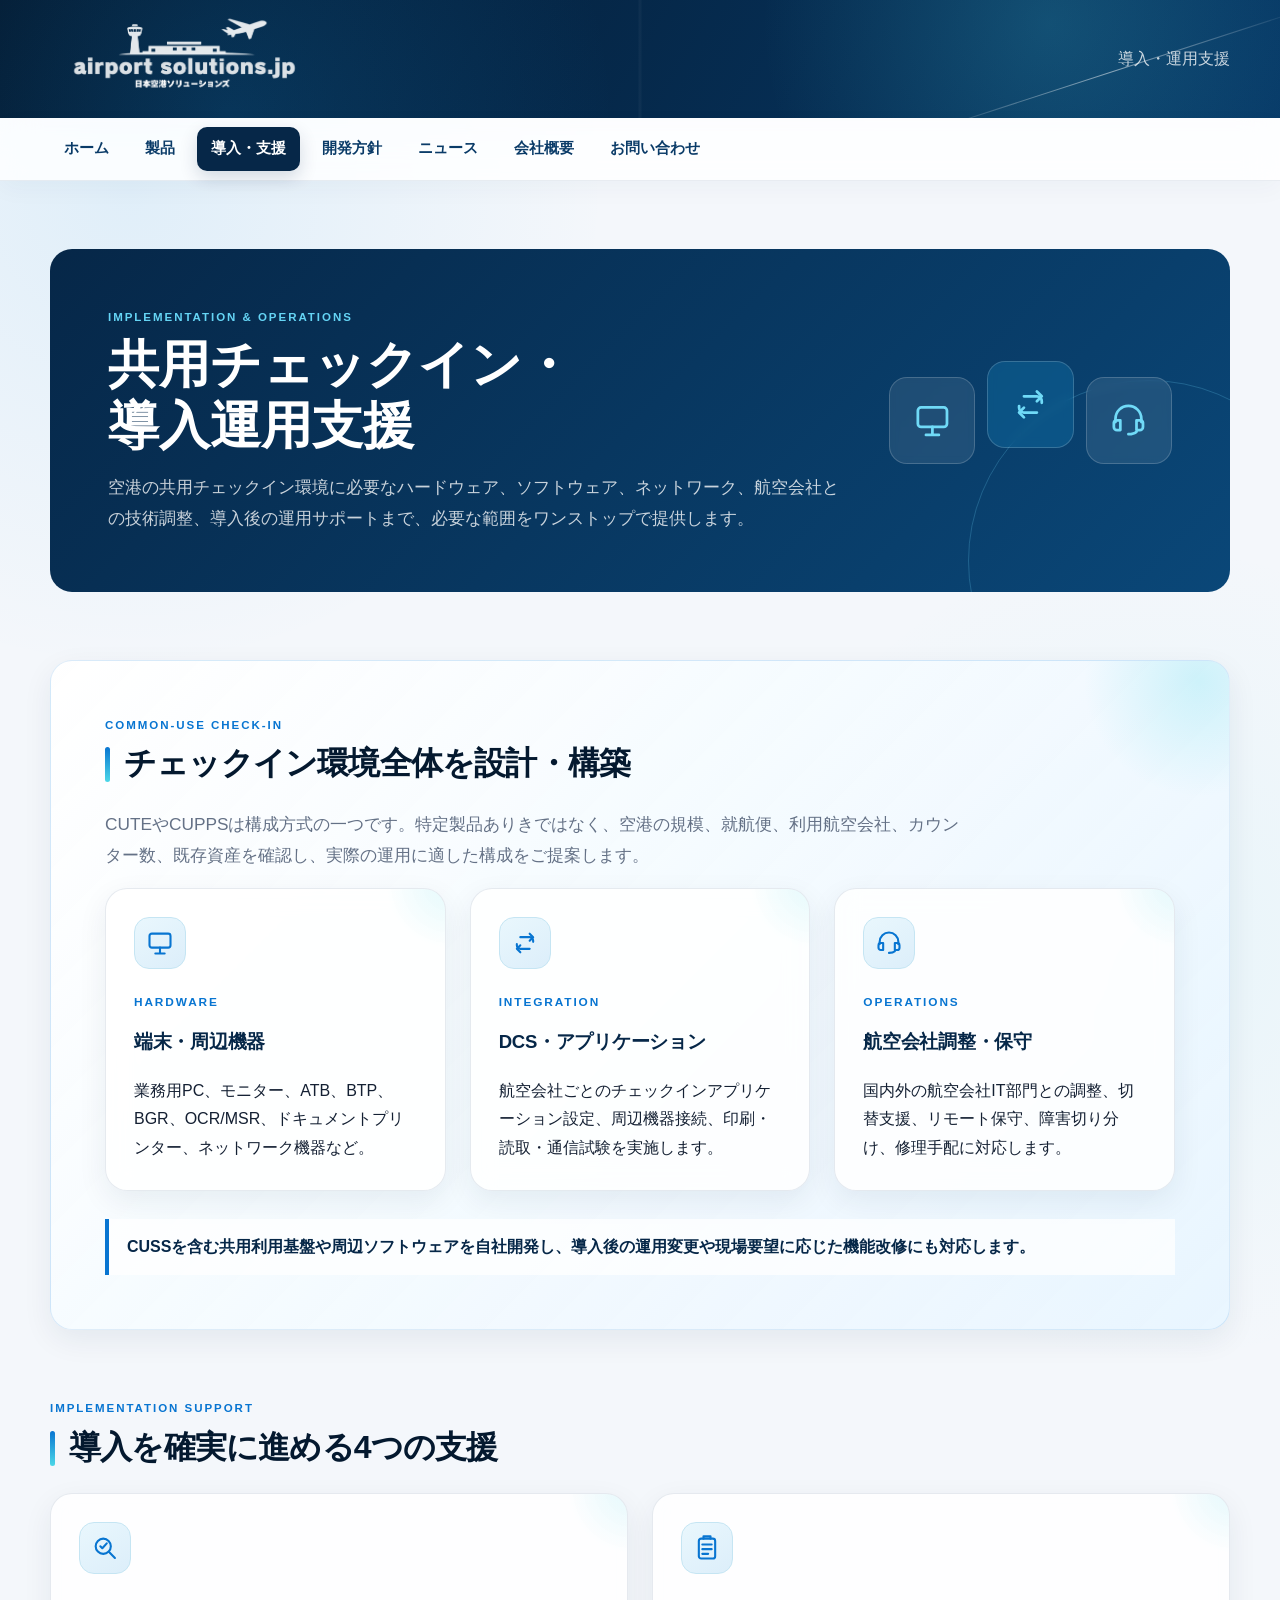
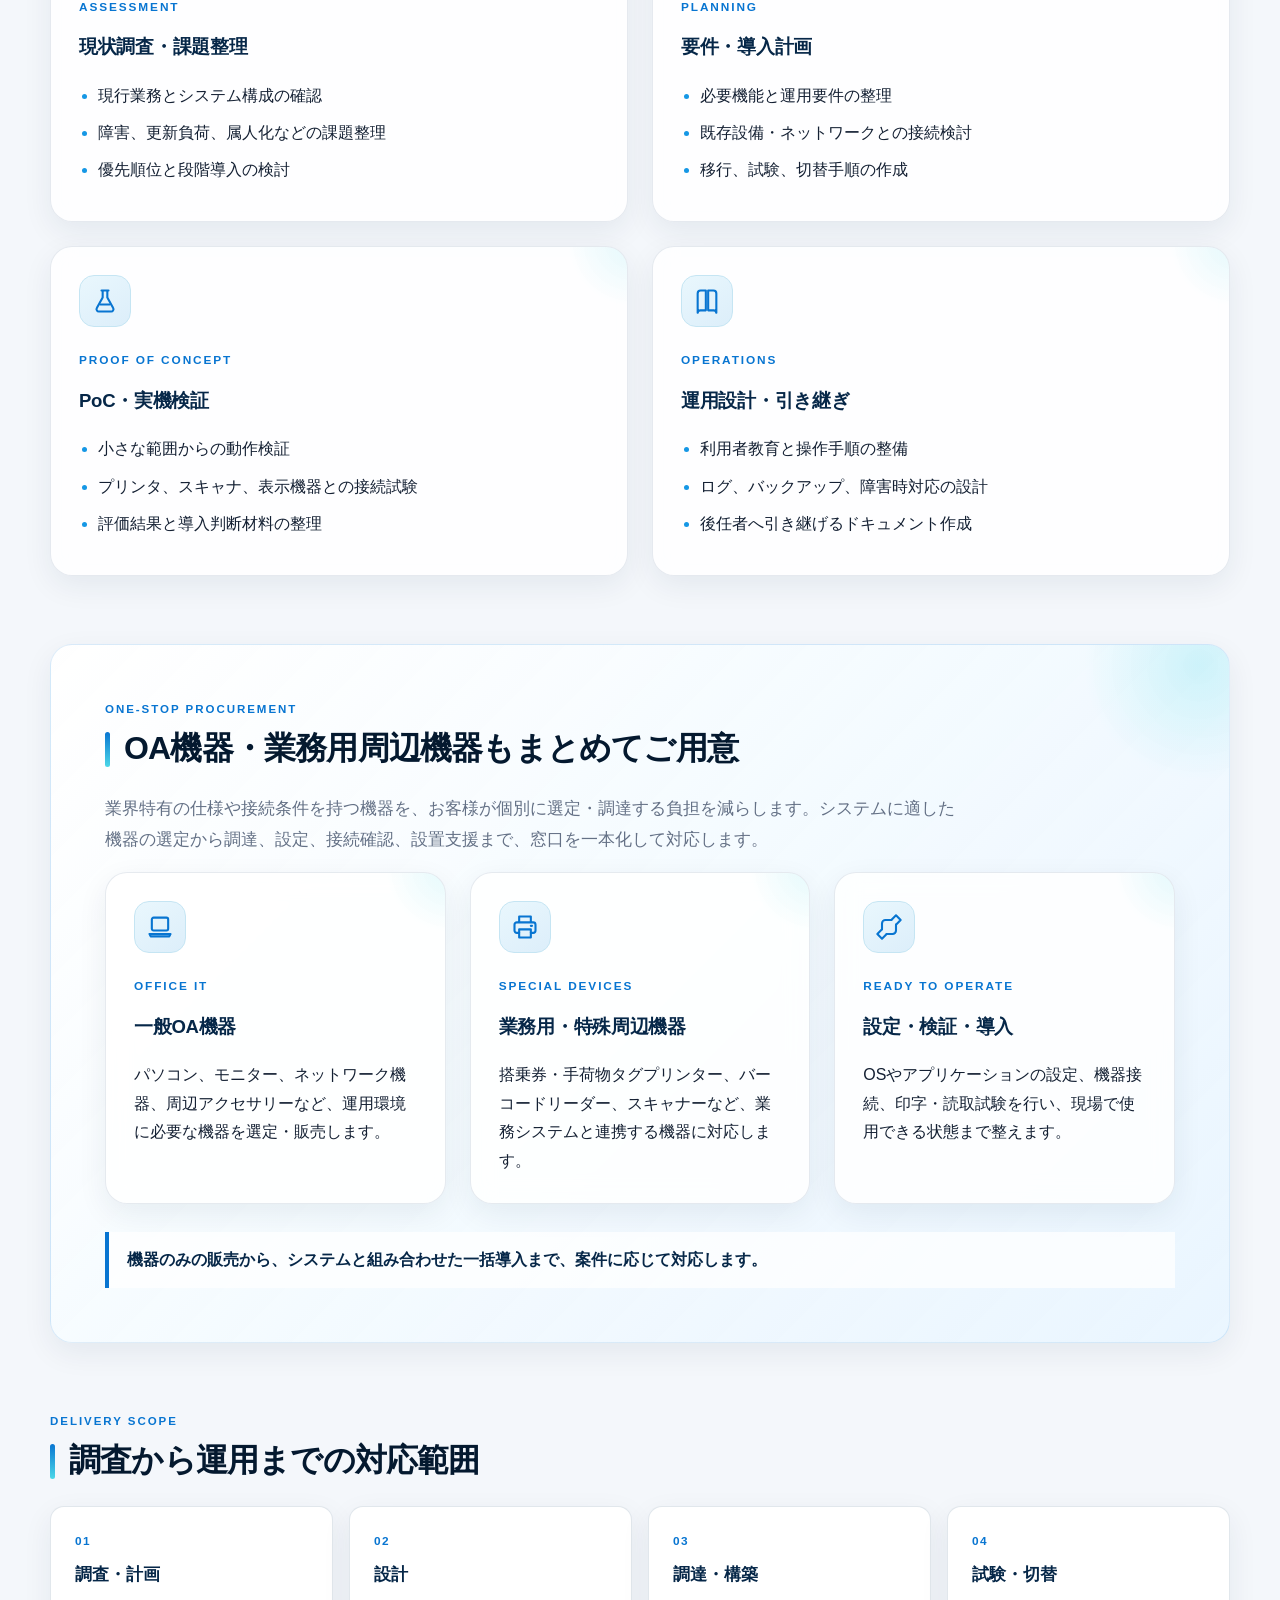
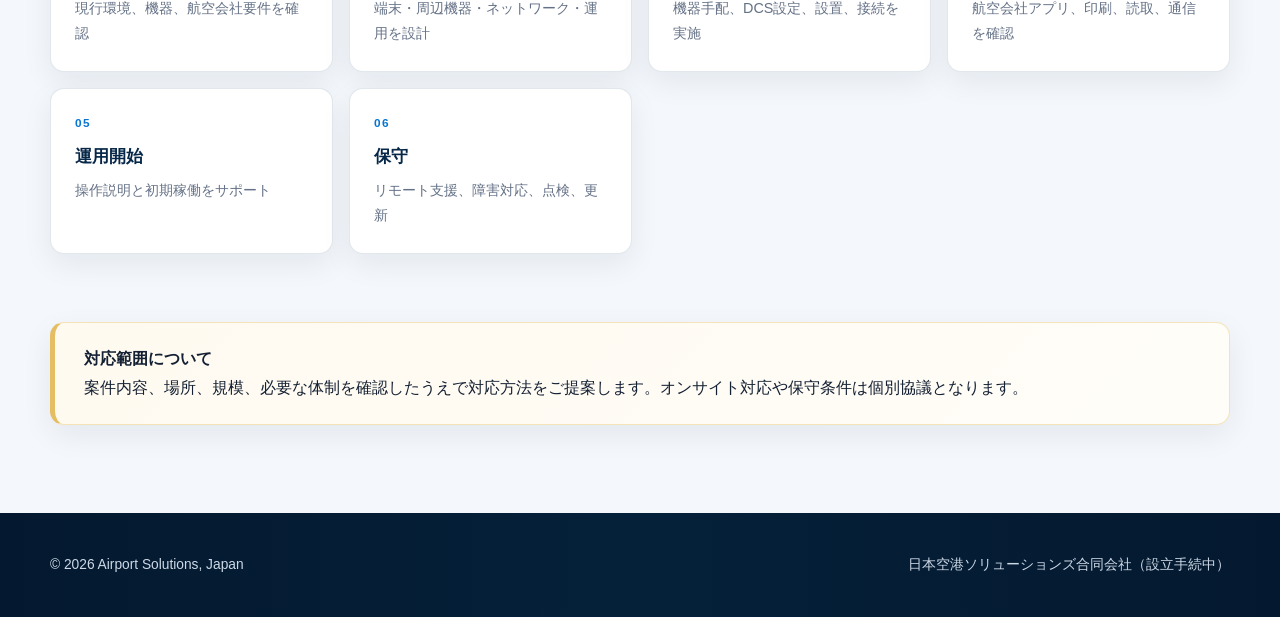
<file: services.html>
<!DOCTYPE html><html lang="ja"><head><meta charset="UTF-8"><meta name="viewport" content="width=device-width, initial-scale=1"><meta name="description" content="Airport Solutions, Japanの共用チェックイン・トータルソリューション。ハードウェア、ソフトウェア、航空会社調整、導入、運用保守までワンストップで支援します。"><title>共用チェックイン・導入支援 | Airport Solutions, Japan</title><link rel="stylesheet" href="style.css"><link rel="icon" href="assets/icons/favicon.ico" sizes="any"><link rel="icon" type="image/png" sizes="48x48" href="assets/icons/favicon-48.png"><link rel="apple-touch-icon" sizes="180x180" href="assets/icons/apple-touch-icon.png"><link rel="manifest" href="site.webmanifest"><meta name="theme-color" content="#062748"><meta name="apple-mobile-web-app-title" content="Airport Solutions"></head><body>
<header class="site-header compact-header"><div class="header-inner header-bar"><a class="brand brand-logo" href="index.html"><img src="assets/images/logo.png" alt="Airport Solutions.jp 日本空港ソリューションズ"></a><p class="header-tagline">導入・運用支援</p></div></header>
<nav class="site-nav"><div class="nav-inner"><a href="index.html">ホーム</a><a href="products.html">製品</a><a href="services.html" aria-current="page">導入・支援</a><a href="cases.html">開発方針</a><a href="news.html">ニュース</a><a href="company.html">会社概要</a><a href="contact.html">お問い合わせ</a></div></nav>
<main><div class="content-hero"><div><span class="section-label">Implementation &amp; Operations</span><h1>共用チェックイン・<br>導入運用支援</h1><p class="lead">空港の共用チェックイン環境に必要なハードウェア、ソフトウェア、ネットワーク、航空会社との技術調整、導入後の運用サポートまで、必要な範囲をワンストップで提供します。</p></div><div class="hero-icon-set" aria-hidden="true"><span><svg><use href="assets/icons/service-icons.svg#monitor"/></svg></span><span><svg><use href="assets/icons/service-icons.svg#integration"/></svg></span><span><svg><use href="assets/icons/service-icons.svg#support"/></svg></span></div></div>
<section class="equipment-section"><span class="section-label">Common-use Check-in</span><h2>チェックイン環境全体を設計・構築</h2><p class="lead">CUTEやCUPPSは構成方式の一つです。特定製品ありきではなく、空港の規模、就航便、利用航空会社、カウンター数、既存資産を確認し、実際の運用に適した構成をご提案します。</p><div class="grid grid-3"><article class="card icon-card"><span class="card-icon" aria-hidden="true"><svg><use href="assets/icons/service-icons.svg#monitor"/></svg></span><span class="kicker">Hardware</span><h3>端末・周辺機器</h3><p>業務用PC、モニター、ATB、BTP、BGR、OCR/MSR、ドキュメントプリンター、ネットワーク機器など。</p></article><article class="card icon-card"><span class="card-icon" aria-hidden="true"><svg><use href="assets/icons/service-icons.svg#integration"/></svg></span><span class="kicker">Integration</span><h3>DCS・アプリケーション</h3><p>航空会社ごとのチェックインアプリケーション設定、周辺機器接続、印刷・読取・通信試験を実施します。</p></article><article class="card icon-card"><span class="card-icon" aria-hidden="true"><svg><use href="assets/icons/service-icons.svg#support"/></svg></span><span class="kicker">Operations</span><h3>航空会社調整・保守</h3><p>国内外の航空会社IT部門との調整、切替支援、リモート保守、障害切り分け、修理手配に対応します。</p></article></div><p class="service-note">CUSSを含む共用利用基盤や周辺ソフトウェアを自社開発し、導入後の運用変更や現場要望に応じた機能改修にも対応します。</p></section>
<section><span class="section-label">Implementation Support</span><h2>導入を確実に進める4つの支援</h2><div class="grid grid-2"><article class="card icon-card"><span class="card-icon" aria-hidden="true"><svg><use href="assets/icons/service-icons.svg#search"/></svg></span><span class="kicker">Assessment</span><h3>現状調査・課題整理</h3><ul><li>現行業務とシステム構成の確認</li><li>障害、更新負荷、属人化などの課題整理</li><li>優先順位と段階導入の検討</li></ul></article><article class="card icon-card"><span class="card-icon" aria-hidden="true"><svg><use href="assets/icons/service-icons.svg#plan"/></svg></span><span class="kicker">Planning</span><h3>要件・導入計画</h3><ul><li>必要機能と運用要件の整理</li><li>既存設備・ネットワークとの接続検討</li><li>移行、試験、切替手順の作成</li></ul></article><article class="card icon-card"><span class="card-icon" aria-hidden="true"><svg><use href="assets/icons/service-icons.svg#poc"/></svg></span><span class="kicker">Proof of Concept</span><h3>PoC・実機検証</h3><ul><li>小さな範囲からの動作検証</li><li>プリンタ、スキャナ、表示機器との接続試験</li><li>評価結果と導入判断材料の整理</li></ul></article><article class="card icon-card"><span class="card-icon" aria-hidden="true"><svg><use href="assets/icons/service-icons.svg#guide"/></svg></span><span class="kicker">Operations</span><h3>運用設計・引き継ぎ</h3><ul><li>利用者教育と操作手順の整備</li><li>ログ、バックアップ、障害時対応の設計</li><li>後任者へ引き継げるドキュメント作成</li></ul></article></div></section>
<section class="equipment-section"><span class="section-label">One-stop Procurement</span><h2>OA機器・業務用周辺機器もまとめてご用意</h2><p class="lead">業界特有の仕様や接続条件を持つ機器を、お客様が個別に選定・調達する負担を減らします。システムに適した機器の選定から調達、設定、接続確認、設置支援まで、窓口を一本化して対応します。</p><div class="grid grid-3"><article class="card icon-card"><span class="card-icon" aria-hidden="true"><svg><use href="assets/icons/service-icons.svg#laptop"/></svg></span><span class="kicker">Office IT</span><h3>一般OA機器</h3><p>パソコン、モニター、ネットワーク機器、周辺アクセサリーなど、運用環境に必要な機器を選定・販売します。</p></article><article class="card icon-card"><span class="card-icon" aria-hidden="true"><svg><use href="assets/icons/service-icons.svg#printer"/></svg></span><span class="kicker">Special Devices</span><h3>業務用・特殊周辺機器</h3><p>搭乗券・手荷物タグプリンター、バーコードリーダー、スキャナーなど、業務システムと連携する機器に対応します。</p></article><article class="card icon-card"><span class="card-icon" aria-hidden="true"><svg><use href="assets/icons/service-icons.svg#setup"/></svg></span><span class="kicker">Ready to Operate</span><h3>設定・検証・導入</h3><p>OSやアプリケーションの設定、機器接続、印字・読取試験を行い、現場で使用できる状態まで整えます。</p></article></div><p class="service-note">機器のみの販売から、システムと組み合わせた一括導入まで、案件に応じて対応します。</p></section>
<section><span class="section-label">Delivery Scope</span><h2>調査から運用までの対応範囲</h2><div class="process"><div><span>01</span><strong>調査・計画</strong><p>現行環境、機器、航空会社要件を確認</p></div><div><span>02</span><strong>設計</strong><p>端末・周辺機器・ネットワーク・運用を設計</p></div><div><span>03</span><strong>調達・構築</strong><p>機器手配、DCS設定、設置、接続を実施</p></div><div><span>04</span><strong>試験・切替</strong><p>航空会社アプリ、印刷、読取、通信を確認</p></div><div><span>05</span><strong>運用開始</strong><p>操作説明と初期稼働をサポート</p></div><div><span>06</span><strong>保守</strong><p>リモート支援、障害対応、点検、更新</p></div></div></section>
<section class="notice"><strong>対応範囲について</strong><br>案件内容、場所、規模、必要な体制を確認したうえで対応方法をご提案します。オンサイト対応や保守条件は個別協議となります。</section></main>
<footer class="site-footer"><div class="footer-inner"><p>© 2026 Airport Solutions, Japan</p><p>日本空港ソリューションズ合同会社（設立手続中）</p></div></footer><!-- Cloudflare Web Analytics --><script type="module" src="https://static.cloudflareinsights.com/beacon.min.js" data-cf-beacon='{"token":"ed81a4aa0dbc4ec197182cb6bd01c8a3"}'></script><!-- End Cloudflare Web Analytics --></body></html>
</file>
<file: style.css>
:root {
  --navy-950: #04192f;
  --navy-900: #062748;
  --navy-800: #0a3b68;
  --blue-600: #0875d1;
  --blue-500: #1597e5;
  --cyan-400: #4cd8e8;
  --gold-400: #e5bd63;
  --ink: #142033;
  --muted: #647186;
  --line: rgba(15, 56, 96, .12);
  --surface: #ffffff;
  --background: #f4f7fb;
  --radius: 22px;
  --radius-sm: 14px;
  --shadow-sm: 0 10px 30px rgba(8, 40, 75, .07);
  --shadow-lg: 0 28px 80px rgba(5, 39, 76, .14);
}

* { box-sizing: border-box; }
html { scroll-behavior: smooth; }
body {
  margin: 0;
  font-family: "Segoe UI", "Yu Gothic UI", "Hiragino Kaku Gothic ProN", Meiryo, sans-serif;
  line-height: 1.78;
  color: var(--ink);
  background:
    radial-gradient(circle at 10% 5%, rgba(21,151,229,.09), transparent 30rem),
    radial-gradient(circle at 90% 25%, rgba(76,216,232,.07), transparent 26rem),
    var(--background);
  -webkit-font-smoothing: antialiased;
}
a { color: var(--blue-600); text-underline-offset: 3px; }
a:hover { text-decoration-thickness: 2px; }
::selection { background: rgba(21,151,229,.2); }

.header-inner,
.nav-inner,
main,
.footer-inner {
  width: min(1180px, calc(100% - 44px));
  margin-inline: auto;
}

.site-header {
  position: relative;
  overflow: hidden;
  background:
    linear-gradient(120deg, rgba(4,25,47,.98), rgba(7,58,105,.96)),
    var(--navy-950);
  color: #fff;
}
.site-header::before {
  content: "";
  position: absolute;
  inset: 0;
  pointer-events: none;
  background:
    linear-gradient(90deg, transparent 49.8%, rgba(255,255,255,.045) 50%, transparent 50.2%),
    radial-gradient(circle at 82% 20%, rgba(76,216,232,.18), transparent 18rem),
    radial-gradient(circle at 18% 100%, rgba(21,151,229,.18), transparent 24rem);
}
.site-header::after {
  content: "";
  position: absolute;
  width: 420px;
  height: 1px;
  right: -40px;
  bottom: 45px;
  background: linear-gradient(90deg, transparent, rgba(255,255,255,.5), transparent);
  transform: rotate(-18deg);
}
.header-inner {
  position: relative;
  z-index: 1;
  padding: 30px 0 28px;
}
.brand {
  display: inline-flex;
  align-items: center;
  gap: 15px;
  color: #fff;
  text-decoration: none;
}
.brand::before {
  content: "AS";
  display: grid;
  place-items: center;
  width: 48px;
  height: 48px;
  border: 1px solid rgba(255,255,255,.34);
  border-radius: 15px;
  background: linear-gradient(145deg, rgba(255,255,255,.18), rgba(255,255,255,.05));
  box-shadow: inset 0 1px rgba(255,255,255,.28), 0 10px 30px rgba(0,0,0,.15);
  font-weight: 800;
  letter-spacing: -.04em;
}
.brand-en {
  display: block;
  font-size: clamp(1.3rem, 2.5vw, 1.78rem);
  font-weight: 700;
  letter-spacing: -.015em;
  line-height: 1.2;
}
.brand-ja {
  display: block;
  margin-top: 5px;
  font-size: .78rem;
  letter-spacing: .04em;
  opacity: .72;
}
.header-tagline {
  margin: 16px 0 0 64px;
  max-width: 760px;
  color: rgba(255,255,255,.78);
  font-size: .98rem;
}
.status-badge {
  display: inline-flex;
  align-items: center;
  gap: 8px;
  margin: 14px 0 0 64px;
  padding: 6px 12px;
  border: 1px solid rgba(255,255,255,.2);
  border-radius: 999px;
  font-size: .76rem;
  letter-spacing: .03em;
  background: rgba(255,255,255,.08);
  backdrop-filter: blur(10px);
}
.status-badge::before {
  content: "";
  width: 7px;
  height: 7px;
  border-radius: 50%;
  background: var(--cyan-400);
  box-shadow: 0 0 12px var(--cyan-400);
}

.site-nav {
  position: sticky;
  top: 0;
  z-index: 20;
  background: rgba(255,255,255,.84);
  border-bottom: 1px solid rgba(15,56,96,.09);
  backdrop-filter: blur(18px) saturate(150%);
  box-shadow: 0 8px 24px rgba(9,44,81,.035);
}
.nav-inner {
  display: flex;
  align-items: center;
  flex-wrap: wrap;
  gap: 2px 8px;
  padding: 9px 0;
}
.site-nav a {
  position: relative;
  color: var(--navy-800);
  text-decoration: none;
  font-weight: 650;
  font-size: .91rem;
  padding: 9px 14px;
  border-radius: 10px;
  transition: .22s ease;
}
.site-nav a:hover { background: rgba(8,117,209,.07); color: var(--blue-600); }
.site-nav a[aria-current="page"] { background: var(--navy-900); color: #fff; box-shadow: 0 7px 18px rgba(6,39,72,.16); }

main { padding: 68px 0 88px; }
.hero {
  position: relative;
  overflow: hidden;
  min-height: 560px;
  display: grid;
  align-content: center;
  padding: clamp(42px, 7vw, 82px);
  border: 1px solid rgba(255,255,255,.75);
  border-radius: 32px;
  background:
    linear-gradient(100deg, rgba(255,255,255,.98) 0%, rgba(247,252,255,.96) 53%, rgba(225,244,255,.75) 100%);
  box-shadow: var(--shadow-lg);
}
.hero::before {
  content: "";
  position: absolute;
  width: 560px;
  height: 560px;
  right: -120px;
  top: 50%;
  transform: translateY(-50%);
  border-radius: 50%;
  background:
    repeating-radial-gradient(circle at center, transparent 0 34px, rgba(8,117,209,.07) 35px 36px),
    radial-gradient(circle, rgba(76,216,232,.2), rgba(21,151,229,.05) 60%, transparent 70%);
}
.hero::after {
  content: "";
  position: absolute;
  right: 92px;
  top: 88px;
  width: 180px;
  height: 380px;
  border-radius: 90px;
  border: 1px solid rgba(8,117,209,.22);
  background:
    repeating-linear-gradient(to bottom, rgba(255,255,255,.9) 0 10px, transparent 10px 32px),
    linear-gradient(90deg, transparent 48%, rgba(8,117,209,.26) 49% 51%, transparent 52%);
  transform: rotate(24deg);
  opacity: .88;
  box-shadow: 0 22px 60px rgba(8,117,209,.12);
}
.hero > * { position: relative; z-index: 2; max-width: 760px; }
.eyebrow,
.kicker {
  color: var(--blue-600);
  font-size: .74rem;
  font-weight: 800;
  letter-spacing: .16em;
  text-transform: uppercase;
}
.eyebrow { display: inline-flex; align-items: center; gap: 10px; }
.eyebrow::before { content: ""; width: 28px; height: 2px; background: linear-gradient(90deg,var(--blue-600),var(--cyan-400)); }
.hero h1 {
  margin: 16px 0 20px;
  font-size: clamp(2.65rem, 6.2vw, 5.2rem);
  letter-spacing: -.055em;
  line-height: 1.08;
  color: var(--navy-950);
}
.hero p {
  max-width: 680px;
  margin: 0;
  color: var(--muted);
  font-size: clamp(1rem, 1.8vw, 1.17rem);
}
.button-row { display: flex; flex-wrap: wrap; gap: 13px; margin-top: 32px; }
.button {
  display: inline-flex;
  align-items: center;
  gap: 10px;
  padding: 13px 22px;
  border-radius: 12px;
  font-weight: 750;
  text-decoration: none;
  background: linear-gradient(135deg, var(--navy-900), var(--blue-600));
  color: #fff;
  box-shadow: 0 12px 28px rgba(8,117,209,.22);
  transition: transform .2s ease, box-shadow .2s ease;
}
.button::after { content: "→"; transition: transform .2s ease; }
.button:hover { transform: translateY(-2px); box-shadow: 0 16px 34px rgba(8,117,209,.28); }
.button:hover::after { transform: translateX(4px); }
.button.secondary {
  background: rgba(255,255,255,.78);
  color: var(--navy-900);
  border: 1px solid var(--line);
  box-shadow: none;
  backdrop-filter: blur(10px);
}

.equipment-highlight,
.equipment-section {
  position: relative;
  overflow: hidden;
  padding: clamp(32px, 5vw, 54px);
  border: 1px solid rgba(8,117,209,.13);
  border-radius: var(--radius);
  background: linear-gradient(135deg, rgba(255,255,255,.96), rgba(231,245,255,.84));
  box-shadow: var(--shadow-sm);
}
.equipment-highlight::after,
.equipment-section::after {
  content: "";
  position: absolute;
  width: 240px;
  height: 240px;
  right: -90px;
  top: -100px;
  border-radius: 50%;
  background: radial-gradient(circle, rgba(76,216,232,.22), transparent 68%);
  pointer-events: none;
}
.equipment-highlight > *,
.equipment-section > * { position: relative; z-index: 1; }
.service-note {
  margin: 28px 0 0;
  padding: 14px 18px;
  border-left: 4px solid var(--blue-600);
  background: rgba(255,255,255,.72);
  color: var(--navy-900);
  font-weight: 700;
}
.product-emphasis {
  margin: 22px 0;
  padding: 15px 18px;
  border-left: 4px solid var(--blue-600);
  border-radius: 0 12px 12px 0;
  background: linear-gradient(90deg, rgba(8,117,209,.10), rgba(76,216,232,.05));
  color: var(--navy-900);
  font-weight: 750;
}
.use-case-strip {
  display: flex;
  align-items: center;
  flex-wrap: wrap;
  gap: 10px;
  margin-top: 22px;
  padding: 18px 22px;
  border: 1px solid var(--line);
  border-radius: var(--radius-sm);
  background: rgba(255,255,255,.82);
  box-shadow: var(--shadow-sm);
}
.use-case-strip strong { margin-right: 7px; color: var(--navy-900); }
.use-case-strip span {
  padding: 7px 12px;
  border-radius: 999px;
  background: rgba(8,117,209,.09);
  color: var(--navy-800);
  font-size: .86rem;
  font-weight: 700;
}

section { margin-top: 68px; }
h1.page-title, h2 { color: var(--navy-950); line-height: 1.3; }
h1.page-title {
  margin: 0 0 15px;
  font-size: clamp(2.2rem, 4.5vw, 3.6rem);
  letter-spacing: -.04em;
}
h1.page-title::after {
  content: "";
  display: block;
  width: 70px;
  height: 4px;
  margin-top: 18px;
  border-radius: 999px;
  background: linear-gradient(90deg, var(--blue-600), var(--cyan-400));
}
h2 {
  position: relative;
  font-size: clamp(1.45rem, 2.7vw, 2rem);
  letter-spacing: -.025em;
  margin: 0 0 24px;
  padding-left: 19px;
}
h2::before {
  content: "";
  position: absolute;
  left: 0;
  top: .12em;
  width: 5px;
  height: 1.1em;
  border-radius: 99px;
  background: linear-gradient(var(--blue-600), var(--cyan-400));
}
h3 { color: var(--navy-900); margin-top: 10px; font-size: 1.16rem; letter-spacing: -.015em; }
.lead { color: var(--muted); max-width: 860px; font-size: 1.08rem; }

.grid { display: grid; gap: 24px; }
.grid-3 { grid-template-columns: repeat(3, minmax(0, 1fr)); }
.grid-2 { grid-template-columns: repeat(2, minmax(0, 1fr)); }
.card {
  position: relative;
  overflow: hidden;
  background: rgba(255,255,255,.84);
  border: 1px solid rgba(15,56,96,.1);
  border-radius: var(--radius);
  padding: 28px;
  box-shadow: var(--shadow-sm);
  backdrop-filter: blur(12px);
  transition: transform .24s ease, box-shadow .24s ease, border-color .24s ease;
}
.card::after {
  content: "";
  position: absolute;
  width: 130px;
  height: 130px;
  right: -70px;
  top: -70px;
  border-radius: 50%;
  background: radial-gradient(circle, rgba(76,216,232,.15), transparent 70%);
}
.card:hover {
  transform: translateY(-5px);
  border-color: rgba(8,117,209,.25);
  box-shadow: 0 22px 55px rgba(8,40,75,.12);
}
.card p:last-child, .card ul:last-child { margin-bottom: 0; }
.card ul { padding-left: 1.2rem; }
.card li { margin-bottom: .55rem; }
.card li::marker { color: var(--blue-500); }
.content-hero {
  position: relative; overflow: hidden; display: grid; grid-template-columns: minmax(0, 1.45fr) minmax(280px, .55fr);
  align-items: center; gap: 34px; padding: clamp(32px, 5vw, 58px); margin-bottom: 48px;
  background: linear-gradient(135deg, #062748 0%, #0a4778 100%); border-radius: var(--radius); box-shadow: var(--shadow);
}
.content-hero::after { content: ""; position: absolute; right: -100px; bottom: -150px; width: 360px; height: 360px; border: 1px solid rgba(107,211,244,.23); border-radius: 50%; }
.content-hero .section-label { color: #65d5f5; }
.content-hero h1 { margin: 0 0 16px; color: #fff; font-size: clamp(2rem, 4vw, 3.45rem); line-height: 1.18; }
.content-hero .lead { margin: 0; color: rgba(255,255,255,.78); }
.hero-icon-set { position: relative; z-index: 1; display: grid; grid-template-columns: repeat(3, 1fr); gap: 12px; }
.hero-icon-set span { display: grid; place-items: center; aspect-ratio: 1; color: #70daf7; background: rgba(255,255,255,.09); border: 1px solid rgba(255,255,255,.18); border-radius: 18px; backdrop-filter: blur(4px); }
.hero-icon-set span:nth-child(2) { transform: translateY(-16px); background: rgba(24,151,211,.24); }
.hero-icon-set svg { width: 46%; height: 46%; fill: none; stroke: currentColor; stroke-width: 1.7; stroke-linecap: round; stroke-linejoin: round; }
.icon-card { position: relative; }
.card-icon { display: grid; place-items: center; width: 52px; height: 52px; margin-bottom: 18px; color: var(--blue-600); background: linear-gradient(145deg, #e9f7fd, #dceefa); border: 1px solid #c5e5f3; border-radius: 15px; transition: transform .22s ease, color .22s ease; }
.icon-card:hover .card-icon { transform: translateY(-3px) rotate(-2deg); color: #075d9b; }
.card-icon svg { width: 28px; height: 28px; fill: none; stroke: currentColor; stroke-width: 1.8; stroke-linecap: round; stroke-linejoin: round; }
.principle-card .card-icon { color: #fff; background: linear-gradient(145deg, #0c71b4, #063c68); border-color: transparent; }
.section-heading-row { display: flex; align-items: center; gap: 15px; margin-bottom: 18px; }
.section-heading-row .card-icon { flex: 0 0 auto; margin: 0; }
.section-heading-row h2 { margin: 0; }

.news-list { list-style: none; padding: 0; margin: 0; background: rgba(255,255,255,.78); border: 1px solid var(--line); border-radius: var(--radius); padding: 0 24px; box-shadow: var(--shadow-sm); }
.news-list li {
  display: grid;
  grid-template-columns: 130px 1fr;
  gap: 18px;
  padding: 19px 4px;
  border-bottom: 1px solid var(--line);
}
.news-list li:last-child { border-bottom: 0; }
.news-list time { color: var(--blue-600); font-weight: 700; font-variant-numeric: tabular-nums; }

.company-table {
  width: 100%;
  border-collapse: separate;
  border-spacing: 0;
  overflow: hidden;
  background: rgba(255,255,255,.88);
  border: 1px solid var(--line);
  border-radius: var(--radius);
  box-shadow: var(--shadow-sm);
}
.company-table th,
.company-table td { padding: 18px 22px; border-bottom: 1px solid var(--line); vertical-align: top; text-align: left; }
.company-table th { width: 27%; background: rgba(8,117,209,.055); color: var(--navy-900); font-weight: 750; }
.company-table tr:last-child th,
.company-table tr:last-child td { border-bottom: 0; }

.notice {
  position: relative;
  padding: 22px 25px 22px 29px;
  border: 1px solid rgba(229,189,99,.4);
  border-left: 5px solid var(--gold-400);
  background: linear-gradient(135deg, #fffaf0, #fffdf8);
  border-radius: var(--radius-sm);
  box-shadow: var(--shadow-sm);
}
.contact-panel {
  position: relative;
  overflow: hidden;
  background: linear-gradient(135deg, var(--navy-950), var(--navy-800));
  color: #fff;
  border-radius: 28px;
  padding: clamp(30px, 5vw, 52px);
  box-shadow: var(--shadow-lg);
}
.contact-panel::after {
  content: "";
  position: absolute;
  width: 360px;
  height: 360px;
  right: -150px;
  top: -170px;
  border-radius: 50%;
  border: 1px solid rgba(76,216,232,.25);
  box-shadow: 0 0 0 32px rgba(76,216,232,.04), 0 0 0 66px rgba(76,216,232,.03);
}
.contact-panel > * { position: relative; z-index: 1; }
.contact-panel h2 { color: #fff; }
.contact-panel h2::before { background: linear-gradient(var(--gold-400), #fff0b8); }
.contact-panel a { color: #fff; font-weight: 700; }

.error-page {
  max-width: 760px;
  margin: 72px auto;
  text-align: center;
  background: #fff;
  border-radius: 28px;
  padding: clamp(42px, 7vw, 72px) clamp(24px, 6vw, 56px);
  box-shadow: var(--shadow-lg);
}
.error-page h1 { margin: 14px 0 18px; }
.error-page p { max-width: 580px; margin: 0 auto 28px; }

.site-footer {
  position: relative;
  overflow: hidden;
  background: var(--navy-950);
  color: #cdd9e7;
  padding: 40px 0;
}
.site-footer::before { content: ""; position: absolute; inset: 0; background: linear-gradient(90deg, transparent, rgba(21,151,229,.06), transparent); }
.footer-inner { position: relative; display: flex; justify-content: space-between; gap: 24px; flex-wrap: wrap; }
.site-footer p { margin: 0; font-size: .86rem; }

@media (max-width: 900px) {
  .grid-3 { grid-template-columns: 1fr; }
  .grid-2 { grid-template-columns: 1fr; }
  .hero { min-height: auto; }
  .hero::before { right: -250px; opacity: .7; }
  .hero::after { right: -10px; opacity: .25; }
}
@media (max-width: 700px) {
  .header-inner, .nav-inner, main, .footer-inner { width: min(100% - 28px, 1180px); }
  .header-inner { padding: 24px 0; }
  .brand::before { width: 42px; height: 42px; border-radius: 13px; }
  .header-tagline, .status-badge { margin-left: 0; }
  .site-nav { position: static; }
  .nav-inner { overflow-x: auto; flex-wrap: nowrap; padding-bottom: 10px; scrollbar-width: none; }
  .nav-inner::-webkit-scrollbar { display: none; }
  .site-nav a { white-space: nowrap; padding: 8px 11px; }
  main { padding: 42px 0 64px; }
  .hero { padding: 38px 25px; border-radius: 24px; }
  .hero h1 { font-size: clamp(2.35rem, 14vw, 3.8rem); }
  section { margin-top: 52px; }
  .news-list { padding: 0 18px; }
  .news-list li { grid-template-columns: 1fr; gap: 4px; }
  .company-table th, .company-table td { display: block; width: 100%; }
  .company-table th { padding-bottom: 7px; }
  .company-table td { padding-top: 7px; }
}
@media (prefers-reduced-motion: reduce) {
  *, *::before, *::after { scroll-behavior: auto !important; transition: none !important; }
}

/* 2026-07 product-site update */
.compact-header .header-inner { padding: 18px 0; }
.header-bar { display: flex; align-items: center; justify-content: space-between; gap: 28px; }
.brand-logo { display: block; flex: 0 1 365px; height: 82px; overflow: hidden; }
.brand-logo::before { display: none; }
.brand-logo img { display: block; width: 270px; max-width: none; height: auto; transform: translateY(-32px); }
.header-bar .header-tagline { margin: 0; max-width: 620px; text-align: right; }

.product-hero {
  grid-template-columns: minmax(0, .9fr) minmax(400px, 1.1fr);
  align-items: center;
  gap: clamp(35px, 6vw, 80px);
  min-height: 590px;
  background: linear-gradient(115deg, rgba(255,255,255,.99), rgba(240,249,255,.96));
}
.product-hero::before { right: -260px; opacity: .52; }
.product-hero::after { display: none; }
.product-hero > * { max-width: none; }
.product-hero h1 { font-size: clamp(2.8rem, 5.3vw, 4.9rem); }
.product-hero h1 span { display: block; }
.hero-screen { position: relative; z-index: 2; padding: 12px; border-radius: 20px; background: #fff; box-shadow: 0 28px 70px rgba(6,39,72,.2); transform: perspective(1100px) rotateY(-4deg) rotateX(1deg); }
.hero-screen img { display: block; width: 100%; border-radius: 11px; }
.core-solution .grid { margin-top: 30px; }
.section-label { display: block; margin-bottom: 8px; color: var(--blue-600); font-size: .72rem; font-weight: 850; letter-spacing: .17em; text-transform: uppercase; }

.product-grid { display: grid; grid-template-columns: repeat(2, minmax(0, 1fr)); gap: 25px; }
.product-card { overflow: hidden; display: grid; grid-template-columns: minmax(0, .9fr) minmax(250px, 1.1fr); background: #fff; border: 1px solid var(--line); border-radius: var(--radius); box-shadow: var(--shadow-sm); transition: transform .24s ease, box-shadow .24s ease; }
.product-card:hover { transform: translateY(-5px); box-shadow: 0 22px 55px rgba(8,40,75,.13); }
.product-card.featured { grid-column: span 2; grid-template-columns: minmax(420px, 1.2fr) minmax(300px, .8fr); }
.product-image { min-height: 245px; background: #dce8f3; }
.product-image img { width: 100%; height: 100%; object-fit: cover; object-position: left top; display: block; }
.cuss-image { padding: 0; background: #eaf1f7; }
.cuss-image img { width: 100%; height: 100%; object-fit: cover; object-position: center; }
.cuss-media { background: #fff; }
.cuss-media img { width: 100%; height: auto; object-fit: contain; object-position: center; }
.cuss-visual { width: 100%; padding: clamp(28px, 5vw, 58px) 24px; color: #fff; text-align: center; }
.cuss-visual strong { display: block; font-size: clamp(3rem, 7vw, 5.8rem); line-height: 1; letter-spacing: .06em; }
.cuss-visual > p { margin: 10px 0 30px; color: rgba(255,255,255,.72); font-size: .85rem; font-weight: 750; letter-spacing: .14em; text-transform: uppercase; }
.cuss-visual > div { display: flex; align-items: center; justify-content: center; flex-wrap: wrap; gap: 10px; }
.cuss-visual span { padding: 10px 14px; border: 1px solid rgba(255,255,255,.26); border-radius: 10px; background: rgba(255,255,255,.1); font-size: .78rem; font-style: normal; font-weight: 750; }
.cuss-visual i { color: var(--cyan-400); font-style: normal; font-size: 1.2rem; }
.cuss-media .caption { color: var(--muted); }
.product-body { padding: 28px; align-self: center; }
.product-body h3 { margin: 12px 0 9px; font-size: 1.4rem; }
.product-body p { margin: 0 0 15px; color: var(--muted); }
.status { display: inline-flex; align-items: center; gap: 7px; width: fit-content; padding: 5px 10px; border-radius: 999px; font-size: .72rem; font-weight: 800; letter-spacing: .02em; }
.status::before { content: ""; width: 7px; height: 7px; border-radius: 50%; background: currentColor; }
.status.prototype { color: #08784b; background: #e7f7ef; }
.status.development { color: #815500; background: #fff3d8; }
.status.validation { color: #3159a9; background: #e9efff; }
.status.core { color: #075d87; background: #e3f5fc; }
.text-link { font-weight: 750; text-decoration: none; }
.text-link::after { content: " →"; }

.product-detail { display: grid; grid-template-columns: minmax(0, .85fr) minmax(480px, 1.15fr); align-items: center; gap: clamp(34px, 6vw, 72px); padding-top: 24px; scroll-margin-top: 90px; }
.product-detail.reverse .detail-copy { order: 2; }
.product-detail.reverse .detail-media { order: 1; }
.detail-copy { display: flex; flex-direction: column; align-items: flex-start; }
.detail-copy .section-label { margin-top: 18px; }
.detail-copy h2 { padding-left: 0; margin-bottom: 15px; }
.detail-copy h2::before { display: none; }
.detail-copy p { color: var(--muted); }
.feature-list { padding-left: 1.25rem; margin-bottom: 0; }
.feature-list li { margin-bottom: .55rem; }
.feature-list li::marker { color: var(--blue-500); }
.detail-media { padding: 12px; background: #fff; border: 1px solid var(--line); border-radius: 20px; box-shadow: var(--shadow-lg); }
.detail-media img { width: 100%; display: block; border-radius: 11px; }
.caption { margin: 9px 5px 1px; color: var(--muted); font-size: .79rem; }
.gallery { display: grid; gap: 18px; margin-top: 24px; }
.gallery-4 { grid-template-columns: repeat(4, minmax(0, 1fr)); }
.aodb-gallery { grid-template-columns: minmax(0, 900px); justify-content: center; }
.gallery-3 { grid-template-columns: repeat(3, minmax(0, 1fr)); }
.gallery-2 { grid-template-columns: repeat(2, minmax(0, 1fr)); }
.gallery-single { grid-template-columns: minmax(0, 1fr); max-width: 920px; margin-inline: auto; }
.gallery figure { margin: 0; overflow: hidden; background: #fff; border: 1px solid var(--line); border-radius: 15px; box-shadow: var(--shadow-sm); }
.gallery img { display: block; width: 100%; aspect-ratio: 16/9; object-fit: cover; object-position: left top; }
.common-use-gallery img { aspect-ratio: auto; height: auto; object-fit: contain; background: #071d37; }
.common-use-gallery figure:last-child:nth-child(odd) { grid-column: 1 / -1; max-width: 920px; width: 100%; justify-self: center; }
.cuss-screen-gallery img { aspect-ratio: auto; object-fit: contain; background: #071d37; }
.cuss-app-capability { margin-top: 34px; padding: clamp(28px, 4vw, 46px); border: 1px solid #cfe0ee; border-radius: var(--radius); background: linear-gradient(135deg, #f8fcff, #edf6fc); box-shadow: var(--shadow-sm); }
.cuss-app-capability h2 { padding-left: 0; margin-bottom: 15px; }
.cuss-app-capability h2::before { display: none; }
.cuss-app-capability .section-label { margin-top: 18px; }
.cuss-app-capability > div { max-width: 1040px; }
.cuss-app-gallery img { aspect-ratio: auto; height: auto; object-fit: contain; background: #f5f7fb; }
.cuss-management-gallery img { aspect-ratio: auto; height: auto; object-fit: contain; object-position: left top; background: #eaf1f6; }
.cuss-smi-section { background: linear-gradient(135deg, #061d39, #0a3159); border-color: #174d74; }
.cuss-smi-section h2, .cuss-smi-section .feature-list, .cuss-smi-section .product-emphasis { color: #fff; }
.cuss-smi-section p, .cuss-smi-section li { color: rgba(235,245,252,.82); }
.cuss-smi-section .section-label { color: #62d4f4; }
.cuss-smi-section .service-note { color: rgba(235,245,252,.72); background: rgba(255,255,255,.07); border-color: rgba(109,211,241,.38); }
.cuss-smi-gallery img { aspect-ratio: auto; height: auto; object-fit: contain; object-position: left top; background: #071521; }
.cuss-smi-gallery figure:last-child:nth-child(odd) { grid-column: 1 / -1; max-width: 920px; width: 100%; justify-self: center; }
.bcbp-gallery img { aspect-ratio: auto; object-fit: contain; background: #eef3f7; }
.terminal-support-gallery img { aspect-ratio: auto; object-fit: contain; background: #e7e6e2; }
.mobile-checkin-media img { object-position: center; }
.gallery figcaption { padding: 10px 13px; color: var(--muted); font-size: .8rem; }
.product-image img,
.detail-media img,
.gallery img {
  cursor: zoom-in;
  transition: filter .2s ease, transform .2s ease;
}
.product-image img:hover,
.detail-media img:hover,
.gallery img:hover { filter: brightness(.94); }
.image-lightbox {
  position: fixed;
  inset: 0;
  z-index: 1000;
  display: none;
  align-items: center;
  justify-content: center;
  padding: 28px;
  background: rgba(2, 16, 31, .92);
  backdrop-filter: blur(8px);
}
.image-lightbox.is-open { display: flex; }
.image-lightbox-content {
  position: relative;
  display: flex;
  flex-direction: column;
  align-items: center;
  max-width: min(96vw, 1900px);
  max-height: 94vh;
}
.image-lightbox-image {
  display: block;
  max-width: 100%;
  max-height: calc(94vh - 54px);
  object-fit: contain;
  border-radius: 10px;
  background: #fff;
  box-shadow: 0 30px 90px rgba(0,0,0,.45);
}
.image-lightbox-caption { margin: 10px 50px 0; color: rgba(255,255,255,.82); text-align: center; }
.image-lightbox-close {
  position: fixed;
  top: 16px;
  right: 20px;
  width: 46px;
  height: 46px;
  border: 1px solid rgba(255,255,255,.35);
  border-radius: 50%;
  background: rgba(4,25,47,.72);
  color: #fff;
  font-size: 1.8rem;
  line-height: 1;
  cursor: pointer;
}
body.lightbox-open { overflow: hidden; }

.process { display: grid; grid-template-columns: repeat(4, minmax(0, 1fr)); gap: 16px; }
.process > div { padding: 24px; background: #fff; border: 1px solid var(--line); border-radius: var(--radius-sm); box-shadow: var(--shadow-sm); }
.process span { display: block; color: var(--blue-600); font-size: .74rem; font-weight: 850; letter-spacing: .12em; }
.process strong { display: block; margin-top: 8px; color: var(--navy-900); font-size: 1.05rem; }
.process p { margin: 6px 0 0; color: var(--muted); font-size: .9rem; }
.wide-card { font-size: 1.05rem; }

@media (max-width: 1050px) {
  .content-hero { grid-template-columns: minmax(0, 1.25fr) minmax(230px, .75fr); }
  .product-hero, .product-detail { grid-template-columns: 1fr; }
  .product-hero { min-height: auto; }
  .product-card, .product-card.featured { grid-column: auto; grid-template-columns: 1fr; }
  .product-grid { grid-template-columns: repeat(2, minmax(0, 1fr)); }
  .product-card.featured { grid-column: span 2; }
  .product-detail.reverse .detail-copy { order: 1; }
  .product-detail.reverse .detail-media { order: 2; }
  .gallery-4 { grid-template-columns: repeat(2, minmax(0, 1fr)); }
  .process { grid-template-columns: repeat(2, minmax(0, 1fr)); }
}
@media (min-width: 1051px) {
  .product-hero h1 { font-size: clamp(2.9rem, 4vw, 3.45rem); }
  .product-hero h1 span { white-space: nowrap; }
}
@media (max-width: 700px) {
  .content-hero { grid-template-columns: 1fr; gap: 30px; padding: 30px 23px; margin-bottom: 35px; }
  .content-hero h1 { font-size: clamp(1.85rem, 8vw, 2.35rem); }
  .hero-icon-set { max-width: 260px; }
  .hero-icon-set span:nth-child(2) { transform: translateY(-10px); }
  .section-heading-row { align-items: flex-start; }
  .header-bar { align-items: flex-start; flex-direction: column; gap: 8px; }
  .brand-logo { flex-basis: auto; width: 250px; max-width: 88%; height: 70px; }
  .brand-logo img { width: 240px; height: auto; transform: translateY(-28px); }
  .header-bar .header-tagline { text-align: left; font-size: .85rem; }
  .product-hero h1 { font-size: clamp(1.72rem, 8.2vw, 2.15rem); letter-spacing: -.05em; line-height: 1.18; }
  .product-hero h1 span { white-space: nowrap; word-break: keep-all; }
  .product-hero .eyebrow { font-size: .64rem; letter-spacing: .11em; }
  .product-grid, .gallery-4, .gallery-3, .gallery-2, .process { grid-template-columns: 1fr; }
  .common-use-gallery figure:last-child:nth-child(odd) { grid-column: auto; }
  .cuss-smi-gallery figure:last-child:nth-child(odd) { grid-column: auto; }
  .product-card.featured { grid-column: auto; }
  .product-image { min-height: 195px; }
  .hero-screen { transform: none; padding: 7px; border-radius: 14px; }
  .product-detail { gap: 25px; }
  .detail-media { padding: 7px; border-radius: 14px; }
  .image-lightbox { padding: 12px; }
  .image-lightbox-close { top: 8px; right: 8px; }
}
</file>
